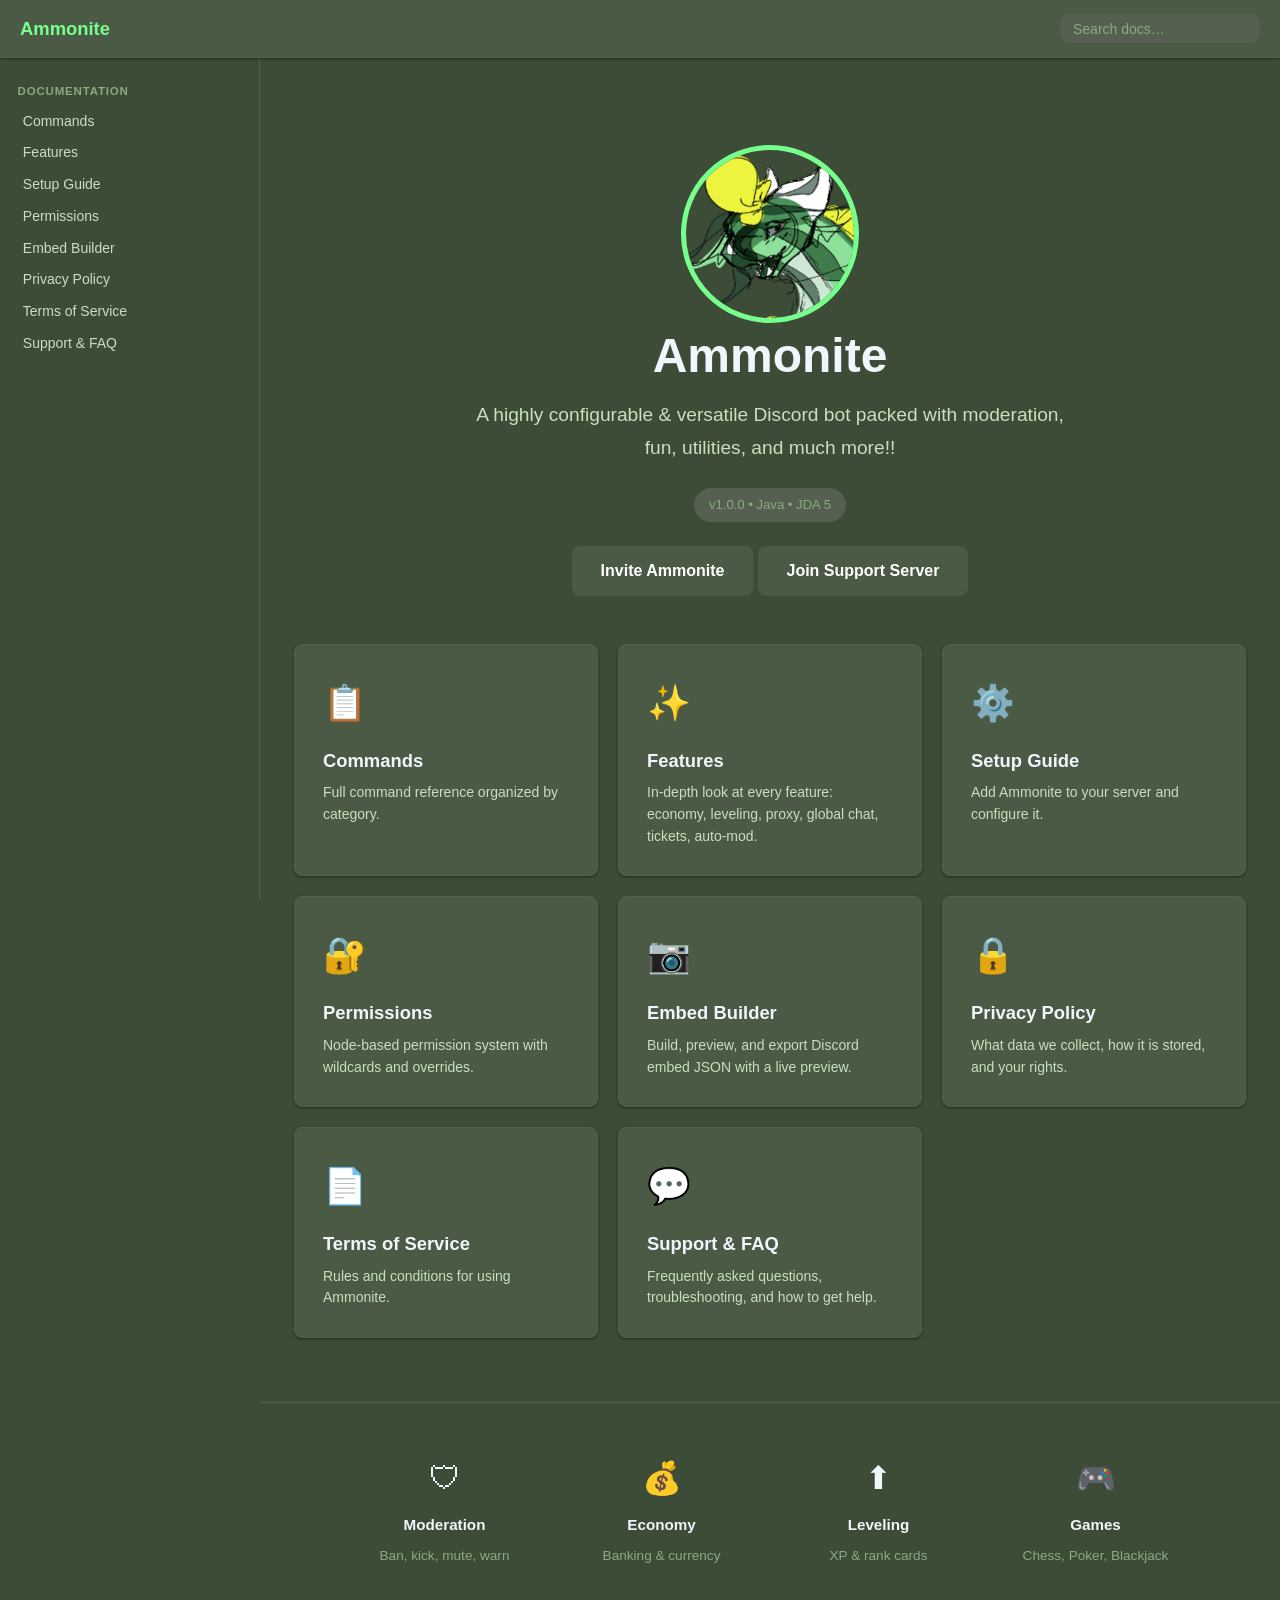
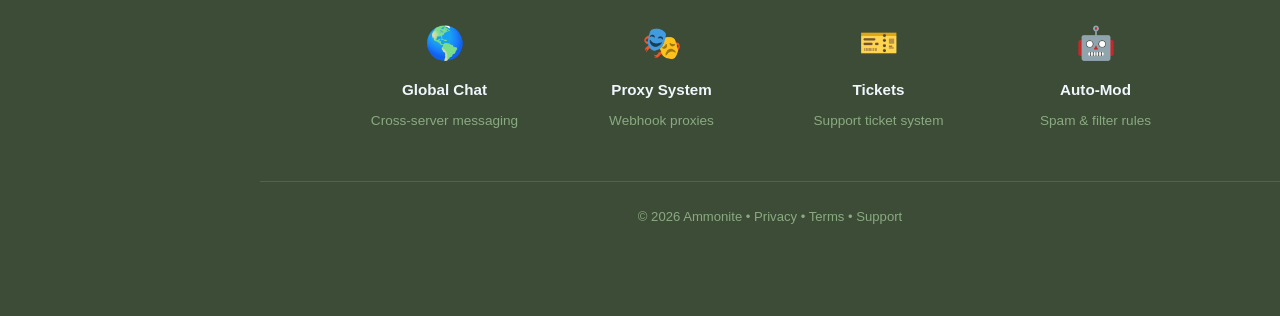
<file: site/index.html>
﻿<!DOCTYPE html>
<html lang="en">
<head>
  <meta charset="UTF-8">
  <meta name="viewport" content="width=device-width, initial-scale=1.0">
  <title>Ammonite — Discord Bot</title>
  <link rel="stylesheet" href="common.css">
</head>
<body>
<header class="site-header">
  <button class="sidebar-toggle" aria-label="Toggle sidebar">&#9776;</button>
  <a class="site-logo" href="/">Ammonite</a>
</header>
<div class="site-body">
  <aside class="sidebar"></aside>
  <div class="sidebar-backdrop"></div>
  <main class="content" style="padding-top:0;padding-left:0;padding-right:0;">
    <div class="hero">
      <span class="hero-icon"></span>
      <img src="favicon.ico" alt="Avatar" style="border-radius: 50%; outline: 5px solid var(--brand-primary); transition: transform 0.5s ease;" onmouseover="this.style.transform='scale(1.1)'" onmouseout="this.style.transform='scale(1)'" onclick="this.style.transform='rotate(5deg)'" width="168" height="168">
      <h1>Ammonite</h1>
      <p>A highly configurable & versatile Discord bot packed with moderation, fun, utilities, and much more!!</p>
      <div class="hero-badge">v1.0.0 &bull; Java &bull; JDA 5</div><br>
      <a class="btn-invite" href="https://discord.com/oauth2/authorize?client_id=1400150873971359956&scope=bot&permissions=8" target="_blank" rel="noopener">Invite Ammonite</a>
      <a class="btn-invite" href="https://discord.gg/dcmsbXU5Yf" target="_blank" rel="noopener">Join Support Server</a>
    </div>
    <div class="section-cards">
      <a href="commands" class="section-card"><span class="card-icon">&#128203;</span><div class="card-title">Commands</div><p class="card-desc">Full command reference organized by category.</p></a>
      <a href="features" class="section-card"><span class="card-icon">&#10024;</span><div class="card-title">Features</div><p class="card-desc">In-depth look at every feature: economy, leveling, proxy, global chat, tickets, auto-mod.</p></a>
      <a href="setup" class="section-card"><span class="card-icon">&#9881;&#65039;</span><div class="card-title">Setup Guide</div><p class="card-desc">Add Ammonite to your server and configure it.</p></a>
      <a href="permissions" class="section-card"><span class="card-icon">&#128272;</span><div class="card-title">Permissions</div><p class="card-desc">Node-based permission system with wildcards and overrides.</p></a>
      <a href="embedbuilder" class="section-card"><span class="card-icon">&#128247;</span><div class="card-title">Embed Builder</div><p class="card-desc">Build, preview, and export Discord embed JSON with a live preview.</p></a>
      <a href="privacy" class="section-card"><span class="card-icon">&#128274;</span><div class="card-title">Privacy Policy</div><p class="card-desc">What data we collect, how it is stored, and your rights.</p></a>
      <a href="terms" class="section-card"><span class="card-icon">&#128196;</span><div class="card-title">Terms of Service</div><p class="card-desc">Rules and conditions for using Ammonite.</p></a>
      <a href="support" class="section-card"><span class="card-icon">&#128172;</span><div class="card-title">Support &amp; FAQ</div><p class="card-desc">Frequently asked questions, troubleshooting, and how to get help.</p></a>
    </div>
    <div class="feature-strip">
      <div class="feature-strip-inner">
        <div class="feature-strip-item"><div class="fi-icon">&#128737;</div><strong>Moderation</strong><span>Ban, kick, mute, warn</span></div>
        <div class="feature-strip-item"><div class="fi-icon">&#128176;</div><strong>Economy</strong><span>Banking &amp; currency</span></div>
        <div class="feature-strip-item"><div class="fi-icon">&#11014;</div><strong>Leveling</strong><span>XP &amp; rank cards</span></div>
        <div class="feature-strip-item"><div class="fi-icon">&#127918;</div><strong>Games</strong><span>Chess, Poker, Blackjack</span></div>
        <div class="feature-strip-item"><div class="fi-icon">&#127758;</div><strong>Global Chat</strong><span>Cross-server messaging</span></div>
        <div class="feature-strip-item"><div class="fi-icon">&#127917;</div><strong>Proxy System</strong><span>Webhook proxies</span></div>
        <div class="feature-strip-item"><div class="fi-icon">&#127915;</div><strong>Tickets</strong><span>Support ticket system</span></div>
        <div class="feature-strip-item"><div class="fi-icon">&#129302;</div><strong>Auto-Mod</strong><span>Spam &amp; filter rules</span></div>
      </div>
    </div>
    <footer class="site-footer">
      &copy; 2026 Ammonite &bull; <a href="privacy">Privacy</a> &bull; <a href="terms">Terms</a> &bull; <a href="support">Support</a>
    </footer>
  </main>
</div>
<script src="site.js"></script>
<script>AmDoc.init("");</script>
</body>
</html>
</file>
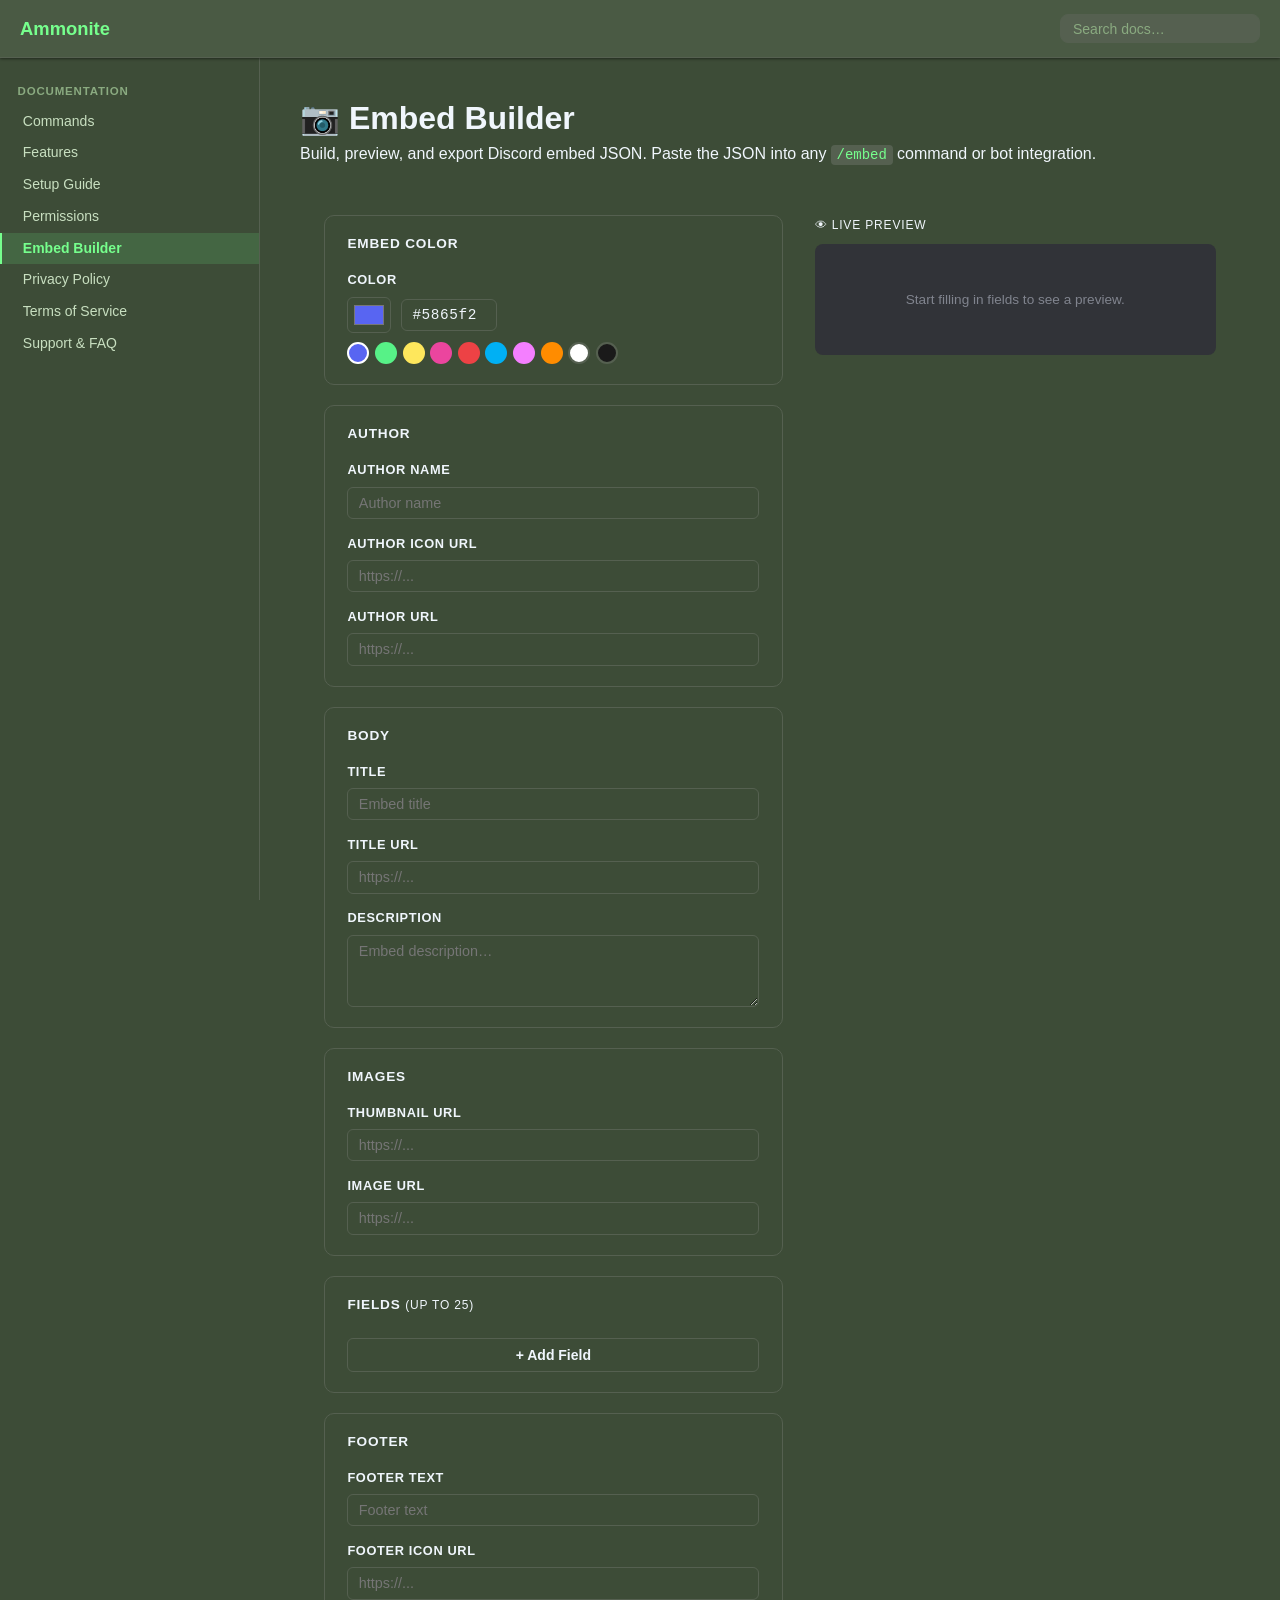
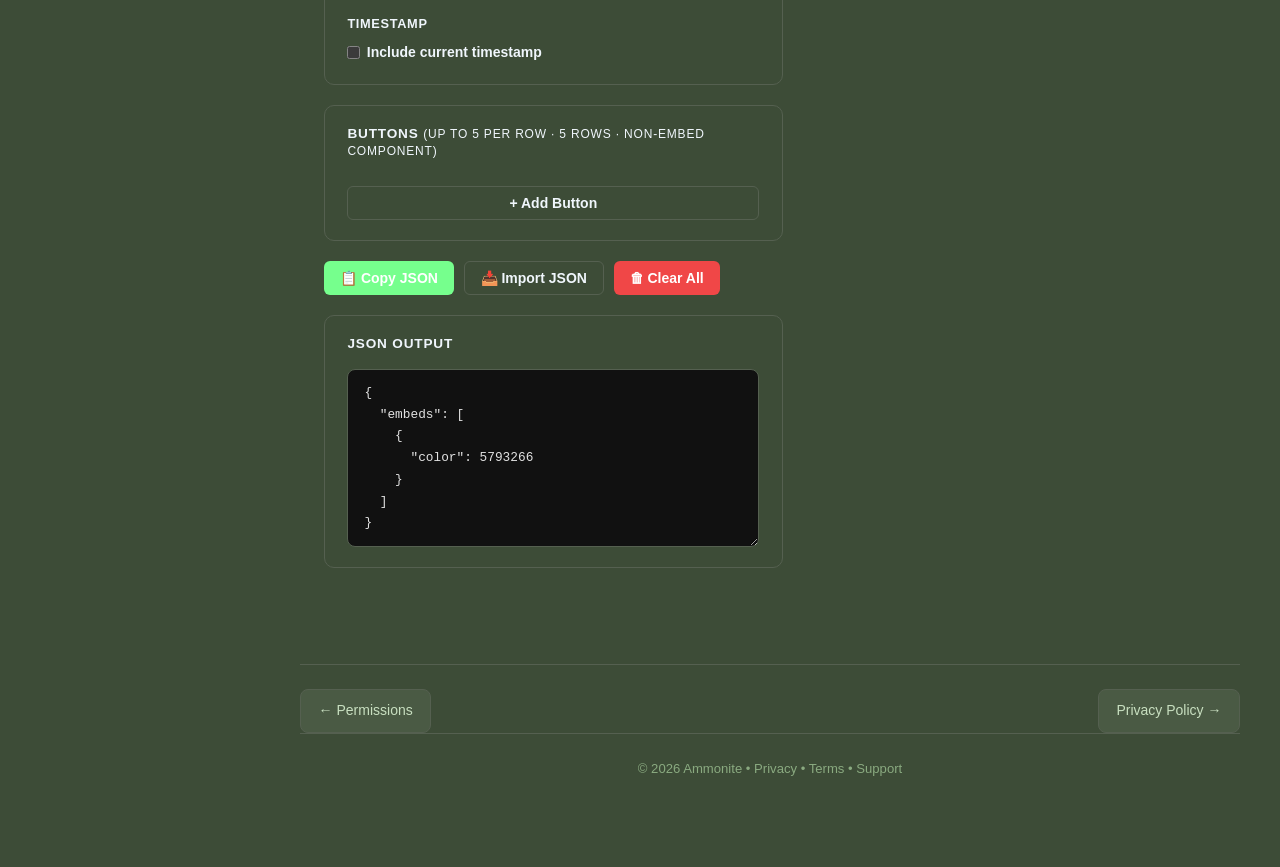
<file: site/embedbuilder.html>
<!DOCTYPE html>
<html lang="en">
<head>
  <meta charset="UTF-8">
  <meta name="viewport" content="width=device-width, initial-scale=1.0">
  <title>Embed Builder — Ammonite</title>
  <link rel="stylesheet" href="common.css">
  <style>
    /* Layout */
    .eb-root {
      display: flex;
      gap: 2rem;
      align-items: flex-start;
      padding: 1.5rem 1.5rem 3rem;
      max-width: 1400px;
      margin: 0 auto;
    }
    .eb-form-col {
      flex: 1 1 480px;
      min-width: 0;
      display: flex;
      flex-direction: column;
      gap: 1.25rem;
    }
    .eb-preview-col {
      flex: 1 1 420px;
      min-width: 0;
      position: sticky;
      top: 1rem;
    }

    /* Cards / sections */
    .eb-card {
      background: var(--surface);
      border: 1px solid var(--border);
      border-radius: 10px;
      padding: 1.25rem 1.4rem;
    }
    .eb-card h3 {
      margin: 0 0 1rem;
      font-size: .85rem;
      text-transform: uppercase;
      letter-spacing: .06em;
      color: var(--muted);
    }

    /* Form controls */
    .eb-field {
      display: flex;
      flex-direction: column;
      gap: .35rem;
      margin-bottom: .85rem;
    }
    .eb-field:last-child { margin-bottom: 0; }
    .eb-field label {
      font-size: .8rem;
      color: var(--muted);
      font-weight: 600;
      text-transform: uppercase;
      letter-spacing: .05em;
    }
    .eb-field input[type="text"],
    .eb-field input[type="url"],
    .eb-field textarea,
    .eb-field input[type="color"] {
      background: var(--bg);
      border: 1px solid var(--border);
      border-radius: 6px;
      color: var(--text);
      padding: .45rem .65rem;
      font-family: inherit;
      font-size: .9rem;
      width: 100%;
      box-sizing: border-box;
      transition: border-color .15s;
    }
    .eb-field input:focus,
    .eb-field textarea:focus {
      outline: none;
      border-color: var(--brand-primary);
    }
    .eb-field textarea {
      resize: vertical;
      min-height: 72px;
    }
    .eb-field input[type="color"] {
      padding: .2rem .35rem;
      height: 36px;
      cursor: pointer;
    }
    .eb-field-row {
      display: flex;
      gap: .75rem;
    }
    .eb-field-row .eb-field {
      flex: 1;
    }

    /* Embed fields list */
    .eb-fields-list {
      display: flex;
      flex-direction: column;
      gap: .5rem;
      margin-bottom: .5rem;
    }
    .eb-embed-field-row {
      background: var(--bg);
      border: 1px solid var(--border);
      border-radius: 8px;
      padding: .6rem .75rem;
      display: flex;
      flex-direction: column;
      gap: .4rem;
    }
    .eb-embed-field-row .ef-top {
      display: flex;
      gap: .5rem;
      align-items: center;
    }
    .eb-embed-field-row .ef-top input {
      flex: 1;
      background: var(--surface);
      border: 1px solid var(--border);
      border-radius: 5px;
      color: var(--text);
      padding: .35rem .55rem;
      font-size: .85rem;
    }
    .eb-embed-field-row .ef-top input:focus { outline: none; border-color: var(--brand-primary); }
    .eb-embed-field-row .ef-inline-label {
      font-size: .75rem;
      color: var(--muted);
      white-space: nowrap;
      display: flex;
      align-items: center;
      gap: .25rem;
    }
    .eb-embed-field-row .ef-value {
      background: var(--surface);
      border: 1px solid var(--border);
      border-radius: 5px;
      color: var(--text);
      padding: .3rem .55rem;
      font-size: .85rem;
      width: 100%;
      box-sizing: border-box;
    }
    .eb-embed-field-row .ef-value:focus { outline: none; border-color: var(--brand-primary); }
    .eb-remove-field {
      background: none;
      border: none;
      color: var(--danger, #f04747);
      cursor: pointer;
      font-size: 1rem;
      padding: 0 .2rem;
      line-height: 1;
    }

    /* Action buttons */
    .eb-actions {
      display: flex;
      gap: .6rem;
      flex-wrap: wrap;
    }
    .eb-btn {
      padding: .5rem 1rem;
      border-radius: 6px;
      border: none;
      font-weight: 600;
      font-size: .875rem;
      cursor: pointer;
      transition: opacity .15s;
    }
    .eb-btn:hover { opacity: .85; }
    .eb-btn-primary { background: var(--brand-primary); color: #fff; }
    .eb-btn-secondary { background: var(--surface); border: 1px solid var(--border); color: var(--text); }
    .eb-btn-danger { background: var(--danger, #f04747); color: #fff; }

    /* JSON output */
    .eb-json-output {
      background: #111;
      border: 1px solid var(--border);
      border-radius: 8px;
      color: #e2e2e2;
      font-family: "Consolas", "Fira Code", monospace;
      font-size: .8rem;
      padding: .75rem 1rem;
      white-space: pre;
      overflow-x: auto;
      min-height: 80px;
      max-height: 280px;
      overflow-y: auto;
      resize: vertical;
    }

    /* Discord embed preview */
    .eb-preview-label {
      font-size: .75rem;
      text-transform: uppercase;
      letter-spacing: .07em;
      color: var(--muted);
      margin-bottom: .5rem;
    }
    .dc-embed-wrapper {
      background: #313338;
      border-radius: 8px;
      padding: 1.25rem;
      min-height: 80px;
    }
    .dc-embed {
      display: flex;
      gap: .75rem;
      background: #2b2d31;
      border-radius: 4px;
      overflow: hidden;
      border-left: 4px solid var(--embed-color, #5865f2);
      font-family: "gg sans", "Noto Sans", sans-serif;
    }
    .dc-embed-inner {
      padding: .75rem 1rem .75rem .85rem;
      flex: 1;
      min-width: 0;
    }
    .dc-author {
      display: flex;
      align-items: center;
      gap: .4rem;
      margin-bottom: .4rem;
    }
    .dc-author-icon {
      width: 20px;
      height: 20px;
      border-radius: 50%;
      object-fit: cover;
    }
    .dc-author-name {
      font-size: .8rem;
      font-weight: 600;
      color: #e0e1e5;
    }
    .dc-title {
      font-size: 1rem;
      font-weight: 700;
      color: #e0e1e5;
      margin-bottom: .4rem;
      word-break: break-word;
    }
    .dc-title a { color: #00b0f4; text-decoration: none; }
    .dc-title a:hover { text-decoration: underline; }
    .dc-description {
      font-size: .875rem;
      color: #b5bac1;
      white-space: pre-wrap;
      word-break: break-word;
      margin-bottom: .6rem;
    }
    .dc-fields {
      display: flex;
      flex-wrap: wrap;
      gap: .5rem .6rem;
      margin-bottom: .6rem;
    }
    .dc-field {
      flex: 0 0 calc(33.33% - .45rem);
    }
    .dc-field.full { flex: 0 0 100%; }
    .dc-field-name {
      font-size: .8rem;
      font-weight: 700;
      color: #e0e1e5;
      margin-bottom: .2rem;
    }
    .dc-field-value {
      font-size: .8rem;
      color: #b5bac1;
      white-space: pre-wrap;
      word-break: break-word;
    }
    .dc-image img {
      max-width: 100%;
      border-radius: 4px;
      margin-top: .6rem;
    }
    .dc-footer {
      display: flex;
      align-items: center;
      gap: .4rem;
      margin-top: .6rem;
    }
    .dc-footer-icon {
      width: 16px;
      height: 16px;
      border-radius: 50%;
      object-fit: cover;
    }
    .dc-footer-text {
      font-size: .75rem;
      color: #80848e;
    }
    .dc-thumbnail {
      padding: .6rem .75rem .6rem 0;
      flex-shrink: 0;
    }
    .dc-thumbnail img {
      width: 80px;
      height: 80px;
      object-fit: cover;
      border-radius: 4px;
    }
    .dc-embed-empty {
      text-align: center;
      color: #80848e;
      font-size: .85rem;
      padding: 1.5rem 0;
    }

    /* Discord markdown rendering */
    .dc-description, .dc-field-value { white-space: normal; }
    .dc-md-h1 { font-size: 1.5rem; font-weight: 700; color: #e0e1e5; margin: .4rem 0 .2rem; line-height: 1.2; }
    .dc-md-h2 { font-size: 1.25rem; font-weight: 700; color: #e0e1e5; margin: .35rem 0 .15rem; line-height: 1.2; }
    .dc-md-h3 { font-size: 1.05rem; font-weight: 700; color: #e0e1e5; margin: .3rem 0 .1rem; line-height: 1.2; }
    .dc-md-bq { border-left: 3px solid #4e5058; padding: .1rem 0 .1rem .65rem; color: #b5bac1; margin: .2rem 0; display: block; }
    .dc-md-cb { background: #1e1f22; border-radius: 4px; padding: .45rem .75rem; font-family: "Consolas","Fira Code",monospace; font-size: .82rem; color: #d4d7dc; margin: .3rem 0; display: block; overflow-x: auto; white-space: pre; }
    .dc-md-ic { background: #1e1f22; border-radius: 3px; padding: .1rem .3rem; font-family: "Consolas","Fira Code",monospace; font-size: .82rem; color: #d4d7dc; }
    .dc-md-sp { background: #202225; color: transparent; border-radius: 3px; cursor: pointer; user-select: none; transition: color .15s, background .15s; }
    .dc-md-sp.revealed { background: #4f545c; color: inherit; }
    .dc-md-sub { font-size: .72rem; color: #80848e; }
    .dc-md-ul { margin: .2rem 0 .2rem 1.1rem; padding: 0; list-style: disc; }
    .dc-md-ul li { margin: .1rem 0; font-size: inherit; color: inherit; }
    .dc-md-a { color: #00aff4; text-decoration: none; }
    .dc-md-a:hover { text-decoration: underline; }
    .color-picker-row {
      display: flex;
      align-items: center;
      gap: .6rem;
      flex-wrap: wrap;
    }
    .color-picker-row input[type="color"] {
      width: 44px !important;
      height: 36px;
      padding: .2rem .25rem;
      flex-shrink: 0;
      cursor: pointer;
      border-radius: 6px;
    }
    .color-picker-row input[type="text"] {
      width: 96px !important;
      font-family: "Consolas", "Fira Code", monospace;
      letter-spacing: .04em;
    }
    .color-swatches {
      display: flex;
      gap: .35rem;
      flex-wrap: wrap;
    }
    .color-swatch {
      width: 22px;
      height: 22px;
      border-radius: 50%;
      border: 2px solid transparent;
      cursor: pointer;
      padding: 0;
      transition: transform .12s, border-color .12s;
    }
    .color-swatch:hover { transform: scale(1.2); }
    .color-swatch.active { border-color: var(--text); }

    /* Button rows (components builder) */
    .eb-btns-list {
      display: flex;
      flex-direction: column;
      gap: .6rem;
      margin-bottom: .6rem;
    }
    .eb-btn-row-item {
      background: var(--bg);
      border: 1px solid var(--border);
      border-radius: 8px;
      padding: .7rem .85rem;
      display: flex;
      flex-direction: column;
      gap: .5rem;
    }
    .eb-btn-row-item .bri-top {
      display: flex;
      gap: .5rem;
      align-items: center;
      flex-wrap: wrap;
    }
    .eb-btn-row-item select,
    .eb-btn-row-item input[type="text"],
    .eb-btn-row-item input[type="url"] {
      background: var(--surface);
      border: 1px solid var(--border);
      border-radius: 5px;
      color: var(--text);
      padding: .35rem .55rem;
      font-size: .85rem;
      font-family: inherit;
    }
    .eb-btn-row-item select:focus,
    .eb-btn-row-item input:focus { outline: none; border-color: var(--brand-primary); }
    .bri-style { width: 110px; flex-shrink: 0; }
    .bri-label { flex: 1; min-width: 80px; }
    .bri-emoji { width: 80px; flex-shrink: 0; }
    .bri-bottom {
      display: flex;
      gap: .5rem;
      align-items: center;
      flex-wrap: wrap;
    }
    .bri-url, .bri-custom-id { flex: 1; min-width: 120px; }
    .bri-disabled-label {
      font-size: .78rem;
      color: var(--muted);
      display: flex;
      align-items: center;
      gap: .3rem;
      white-space: nowrap;
      cursor: pointer;
    }
    .eb-remove-btn {
      background: none;
      border: none;
      color: var(--danger, #f04747);
      cursor: pointer;
      font-size: 1rem;
      padding: 0 .2rem;
      line-height: 1;
      flex-shrink: 0;
    }

    /* Discord button preview */
    .dc-components {
      margin-top: .6rem;
      display: flex;
      flex-wrap: wrap;
      gap: .4rem;
    }
    .dc-btn {
      display: inline-flex;
      align-items: center;
      gap: .35rem;
      padding: .35rem .85rem;
      border-radius: 4px;
      font-family: "gg sans", "Noto Sans", sans-serif;
      font-size: .875rem;
      font-weight: 500;
      border: none;
      cursor: pointer;
      line-height: 1.3;
      text-decoration: none;
      white-space: nowrap;
    }
    .dc-btn-1 { background: #5865f2; color: #fff; }
    .dc-btn-2 { background: #4e5058; color: #fff; }
    .dc-btn-3 { background: #2d7d46; color: #fff; }
    .dc-btn-4 { background: #c53030; color: #fff; }
    .dc-btn-5 { background: #4e5058; color: #fff; }
    .dc-btn.disabled { opacity: .45; cursor: not-allowed; }
    .dc-btn-emoji { font-size: 1rem; line-height: 1; }
    #eb-toast {
      position: fixed;
      bottom: 1.5rem;
      left: 50%;
      transform: translateX(-50%) translateY(3rem);
      background: var(--brand-primary);
      color: #fff;
      padding: .55rem 1.2rem;
      border-radius: 999px;
      font-size: .875rem;
      font-weight: 600;
      box-shadow: 0 4px 16px rgba(0,0,0,.4);
      transition: transform .25s ease, opacity .25s ease;
      opacity: 0;
      pointer-events: none;
      z-index: 9999;
    }
    #eb-toast.show {
      transform: translateX(-50%) translateY(0);
      opacity: 1;
    }

    /* Responsive */
    @media (max-width: 860px) {
      .eb-root { flex-direction: column; }
      .eb-preview-col { position: static; }
    }
  </style>
</head>
<body>
<header class="site-header">
  <button class="sidebar-toggle" aria-label="Toggle sidebar">&#9776;</button>
  <a class="site-logo" href="/">Ammonite</a>
</header>
<div class="site-body">
  <aside class="sidebar"></aside>
  <div class="sidebar-backdrop"></div>
  <main class="content">
    <h1 class="page-title">&#128247; Embed Builder</h1>
    <p style="color:var(--muted);margin-top:-.5rem;margin-bottom:1.5rem;">
      Build, preview, and export Discord embed JSON. Paste the JSON into any <code>/embed</code> command or bot integration.
    </p>

    <div class="eb-root">

      <!-- ══ LEFT: FORM ══════════════════════════════════════════ -->
      <div class="eb-form-col">

        <!-- Color -->
        <div class="eb-card">
          <h3>Embed Color</h3>
          <div class="eb-field">
            <label>Color</label>
            <div class="color-picker-row">
              <input type="color" id="f-color" value="#5865F2">
              <input type="text" id="f-color-hex" placeholder="#5865F2" maxlength="7" spellcheck="false">
              <div class="color-swatches" id="color-swatches">
                <button class="color-swatch active" style="background:#5865F2" data-color="#5865F2" title="Blurple"></button>
                <button class="color-swatch" style="background:#57F287" data-color="#57F287" title="Green"></button>
                <button class="color-swatch" style="background:#FEE75C" data-color="#FEE75C" title="Yellow"></button>
                <button class="color-swatch" style="background:#EB459E" data-color="#EB459E" title="Fuchsia"></button>
                <button class="color-swatch" style="background:#ED4245" data-color="#ED4245" title="Red"></button>
                <button class="color-swatch" style="background:#00b0f4" data-color="#00b0f4" title="Cyan"></button>
                <button class="color-swatch" style="background:#f47fff" data-color="#f47fff" title="Pink"></button>
                <button class="color-swatch" style="background:#FF8C00" data-color="#FF8C00" title="Orange"></button>
                <button class="color-swatch" style="background:#FFFFFF;border-color:var(--border)" data-color="#FFFFFF" title="White"></button>
                <button class="color-swatch" style="background:#1a1a1a;border-color:var(--border)" data-color="#1a1a1a" title="Black"></button>
              </div>
            </div>
          </div>
        </div>

        <!-- Author -->
        <div class="eb-card">
          <h3>Author</h3>
          <div class="eb-field"><label>Author Name</label><input type="text" id="f-author-name" placeholder="Author name"></div>
          <div class="eb-field"><label>Author Icon URL</label><input type="url" id="f-author-icon" placeholder="https://..."></div>
          <div class="eb-field"><label>Author URL</label><input type="url" id="f-author-url" placeholder="https://..."></div>
        </div>

        <!-- Body -->
        <div class="eb-card">
          <h3>Body</h3>
          <div class="eb-field"><label>Title</label><input type="text" id="f-title" placeholder="Embed title"></div>
          <div class="eb-field"><label>Title URL</label><input type="url" id="f-title-url" placeholder="https://..."></div>
          <div class="eb-field"><label>Description</label><textarea id="f-description" placeholder="Embed description…"></textarea></div>
        </div>

        <!-- Thumbnail & Image -->
        <div class="eb-card">
          <h3>Images</h3>
          <div class="eb-field"><label>Thumbnail URL</label><input type="url" id="f-thumbnail" placeholder="https://..."></div>
          <div class="eb-field"><label>Image URL</label><input type="url" id="f-image" placeholder="https://..."></div>
        </div>

        <!-- Fields -->
        <div class="eb-card">
          <h3>Fields <span style="font-weight:400;font-size:.75rem;color:var(--muted)">(up to 25)</span></h3>
          <div class="eb-fields-list" id="fields-list"></div>
          <button class="eb-btn eb-btn-secondary" id="btn-add-field" style="width:100%">+ Add Field</button>
        </div>

        <!-- Footer -->
        <div class="eb-card">
          <h3>Footer</h3>
          <div class="eb-field"><label>Footer Text</label><input type="text" id="f-footer-text" placeholder="Footer text"></div>
          <div class="eb-field"><label>Footer Icon URL</label><input type="url" id="f-footer-icon" placeholder="https://..."></div>
          <div class="eb-field">
            <label>Timestamp</label>
            <div class="eb-field-row" style="align-items:center">
              <label style="display:flex;align-items:center;gap:.4rem;cursor:pointer;text-transform:none;letter-spacing:0;font-size:.875rem;color:var(--text)">
                <input type="checkbox" id="f-timestamp"> Include current timestamp
              </label>
            </div>
          </div>
        </div>

        <!-- Buttons -->
        <div class="eb-card">
          <h3>Buttons <span style="font-weight:400;font-size:.75rem;color:var(--muted)">(up to 5 per row · 5 rows · non-embed component)</span></h3>
          <div class="eb-btns-list" id="btns-list"></div>
          <button class="eb-btn eb-btn-secondary" id="btn-add-button" style="width:100%">+ Add Button</button>
        </div>

        <!-- Actions -->
        <div class="eb-actions">
          <button class="eb-btn eb-btn-primary" id="btn-copy-json">&#128203; Copy JSON</button>
          <button class="eb-btn eb-btn-secondary" id="btn-import-json">&#128229; Import JSON</button>
          <button class="eb-btn eb-btn-danger" id="btn-clear">&#128465; Clear All</button>
        </div>

        <!-- JSON output -->
        <div class="eb-card">
          <h3>JSON Output</h3>
          <div class="eb-json-output" id="json-output"></div>
        </div>

      </div><!-- /eb-form-col -->

      <!-- ══ RIGHT: PREVIEW ══════════════════════════════════════ -->
      <div class="eb-preview-col">
        <div class="eb-preview-label">&#128065; Live Preview</div>
        <div class="dc-embed-wrapper" id="dc-preview">
          <div class="dc-embed-empty">Start filling in fields to see a preview.</div>
          <div class="dc-components" id="dc-btn-preview"></div>
        </div>
      </div>

    </div><!-- /eb-root -->

    <div class="page-nav"></div>
    <footer class="site-footer">
      &copy; 2026 Ammonite &bull; <a href="privacy">Privacy</a> &bull; <a href="terms">Terms</a> &bull; <a href="support">Support</a>
    </footer>
  </main>
</div>

<div id="eb-toast"></div>

<script src="site.js"></script>
<script>AmDoc.init("embedbuilder");</script>
<script>
(function () {
  "use strict";

  /* State */
  let fieldCount = 0;
  let btnCount   = 0;

  /* Shorthand helpers */
  function $i(id) { return document.getElementById(id); }
  function val(id) { return $i(id) ? $i(id).value.trim() : ""; }

  /* Toast */
  function showToast(msg) {
    const t = $i("eb-toast");
    t.textContent = msg;
    t.classList.add("show");
    setTimeout(function () { t.classList.remove("show"); }, 2200);
  }

  /* Color picker ↔ hex sync */
  const colorPicker = $i("f-color");
  const colorHexIn  = $i("f-color-hex");

  function setColor(hex) {
    // Normalise: ensure it's a valid 6-digit hex
    const clean = hex.replace(/^#/, "").padEnd(6, "0").slice(0, 6);
    const full  = "#" + clean;
    colorPicker.value = full;
    colorHexIn.value  = full;
    // Update swatch active state
    document.querySelectorAll(".color-swatch").forEach(function (s) {
      s.classList.toggle("active", s.dataset.color.toLowerCase() === full.toLowerCase());
    });
    update();
  }

  colorPicker.addEventListener("input", function () {
    setColor(colorPicker.value);
  });

  colorHexIn.addEventListener("input", function () {
    let v = colorHexIn.value.trim();
    if (!v.startsWith("#")) v = "#" + v;
    if (/^#[0-9a-fA-F]{6}$/.test(v)) setColor(v);
    else update(); // still update preview with whatever parse we can do
  });
  colorHexIn.addEventListener("blur", function () {
    // On blur snap to nearest valid
    let v = colorHexIn.value.trim().replace(/^#/, "");
    if (v.length === 3) v = v[0]+v[0]+v[1]+v[1]+v[2]+v[2];
    if (/^[0-9a-fA-F]{6}$/.test(v)) setColor("#" + v);
    else setColor(colorPicker.value); // revert
  });

  document.querySelectorAll(".color-swatch").forEach(function (s) {
    s.addEventListener("click", function () { setColor(s.dataset.color); });
  });

  // Init hex display
  colorHexIn.value = colorPicker.value;

  /* Build embed object from form */
  function buildEmbed() {
    let colorHex = colorPicker.value.replace("#", "");
    if (!/^[0-9a-fA-F]{6}$/.test(colorHex)) colorHex = "5865F2";
    const colorInt = parseInt(colorHex, 16);

    const embed = { color: colorInt };

    const authorName = val("f-author-name");
    const authorIcon = val("f-author-icon");
    const authorUrl  = val("f-author-url");
    if (authorName || authorIcon || authorUrl) {
      embed.author = {};
      if (authorName) embed.author.name     = authorName;
      if (authorIcon) embed.author.icon_url = authorIcon;
      if (authorUrl)  embed.author.url      = authorUrl;
    }

    const title    = val("f-title");
    const titleUrl = val("f-title-url");
    if (title)    embed.title = title;
    if (titleUrl) embed.url   = titleUrl;

    const desc = val("f-description");
    if (desc) embed.description = desc;

    const thumbnail = val("f-thumbnail");
    if (thumbnail) embed.thumbnail = { url: thumbnail };

    const image = val("f-image");
    if (image) embed.image = { url: image };

    // Embed fields
    const rows = document.querySelectorAll(".eb-embed-field-row");
    if (rows.length) {
      embed.fields = [];
      rows.forEach(function (row) {
        const n      = row.querySelector(".ef-name").value.trim();
        const v      = row.querySelector(".ef-value").value.trim();
        const inline = row.querySelector(".ef-inline").checked;
        if (n || v) embed.fields.push({ name: n || "\u200b", value: v || "\u200b", inline: inline });
      });
      if (!embed.fields.length) delete embed.fields;
    }

    const footerText = val("f-footer-text");
    const footerIcon = val("f-footer-icon");
    if (footerText || footerIcon) {
      embed.footer = {};
      if (footerText) embed.footer.text     = footerText;
      if (footerIcon) embed.footer.icon_url = footerIcon;
    }

    if ($i("f-timestamp").checked) embed.timestamp = new Date().toISOString();

    return embed;
  }

  /* Build components (buttons) array */
  function buildComponents() {
    const btnRows = document.querySelectorAll(".eb-btn-row-item");
    if (!btnRows.length) return [];

    const buttons = [];
    btnRows.forEach(function (row) {
      const style    = parseInt(row.querySelector(".bri-style").value, 10);
      const label    = row.querySelector(".bri-label").value.trim();
      const emojiRaw = row.querySelector(".bri-emoji").value.trim();
      const disabled = row.querySelector(".bri-disabled").checked;
      const urlEl    = row.querySelector(".bri-url");
      const idEl     = row.querySelector(".bri-custom-id");
      const url      = urlEl ? urlEl.value.trim() : "";
      const customId = idEl  ? idEl.value.trim()  : "";

      const btn = { type: 2, style: style };
      if (label)    btn.label    = label;
      if (emojiRaw) btn.emoji    = parseEmoji(emojiRaw);
      if (disabled) btn.disabled = true;

      if (style === 5) {
        // Link button — requires url
        if (url) btn.url = url;
        else btn.url = "https://example.com";
      } else {
        btn.custom_id = customId || ("btn_" + Math.random().toString(36).slice(2, 8));
      }

      buttons.push(btn);
    });

    if (!buttons.length) return [];

    // Chunk into action rows of max 5
    const components = [];
    for (let i = 0; i < buttons.length; i += 5) {
      components.push({ type: 1, components: buttons.slice(i, i + 5) });
    }
    return components;
  }

  function parseEmoji(raw) {
    // Unicode emoji (e.g. "🎉") or custom "<:name:id>" or just ":name:"
    const customMatch = raw.match(/^<a?:([^:]+):(\d+)>$/);
    if (customMatch) return { name: customMatch[1], id: customMatch[2] };
    const nameMatch = raw.match(/^:([^:]+):$/);
    if (nameMatch) return { name: nameMatch[1] };
    // Plain unicode
    return { name: raw };
  }

  /* Build full message payload */
  function buildPayload() {
    const embed      = buildEmbed();
    const components = buildComponents();
    const payload    = { embeds: [embed] };
    if (components.length) payload.components = components;
    return payload;
  }

  /* Render embed preview */
  function renderPreview(embed) {
    const wrap = $i("dc-preview");
    const isEmpty = !embed.title && !embed.description &&
                    !(embed.author && embed.author.name) &&
                    !(embed.fields && embed.fields.length) &&
                    !embed.image && !embed.footer;

    let html = "";

    if (!isEmpty) {
      const colorHex = embed.color
        ? "#" + embed.color.toString(16).padStart(6, "0")
        : "#5865f2";

      html += '<div class="dc-embed" style="--embed-color:' + colorHex + '">';
      html += '<div class="dc-embed-inner">';

      if (embed.author) {
        html += '<div class="dc-author">';
        if (embed.author.icon_url)
          html += "<img class='dc-author-icon' src='" + esc(embed.author.icon_url) + "' onerror='this.style.display=\"none\"'>";
        html += '<span class="dc-author-name">';
        if (embed.author.url) html += '<a href="' + esc(embed.author.url) + '" target="_blank">';
        html += esc(embed.author.name || "");
        if (embed.author.url) html += '</a>';
        html += '</span></div>';
      }

      if (embed.title) {
        html += '<div class="dc-title">';
        if (embed.url) html += '<a href="' + esc(embed.url) + '" target="_blank">' + esc(embed.title) + '</a>';
        else html += esc(embed.title);
        html += '</div>';
      }

      if (embed.description)
        html += '<div class="dc-description">' + renderMarkdown(embed.description) + '</div>';

      if (embed.fields && embed.fields.length) {
        html += '<div class="dc-fields">';
        embed.fields.forEach(function (f) {
          html += '<div class="' + (f.inline ? "dc-field" : "dc-field full") + '">';
          html += '<div class="dc-field-name">' + renderMarkdown(f.name) + '</div>';
          html += '<div class="dc-field-value">' + renderMarkdown(f.value) + '</div>';
          html += '</div>';
        });
        html += '</div>';
      }

      if (embed.image && embed.image.url)
        html += "<div class='dc-image'><img src='" + esc(embed.image.url) + "' onerror='this.style.display=\"none\"'></div>";

      if (embed.footer) {
        html += '<div class="dc-footer">';
        if (embed.footer.icon_url)
          html += "<img class='dc-footer-icon' src='" + esc(embed.footer.icon_url) + "' onerror='this.style.display=\"none\"'>";
        html += '<span class="dc-footer-text">' + esc(embed.footer.text || "");
        if (embed.timestamp) html += ' &bull; ' + new Date(embed.timestamp).toLocaleString();
        html += '</span></div>';
      } else if (embed.timestamp) {
        html += '<div class="dc-footer"><span class="dc-footer-text">' + new Date(embed.timestamp).toLocaleString() + '</span></div>';
      }

      html += '</div>'; // dc-embed-inner

      if (embed.thumbnail && embed.thumbnail.url) {
        html += "<div class='dc-thumbnail'><img src='" + esc(embed.thumbnail.url) + "' onerror='this.style.display=\"none\"'></div>";
      }

      html += '</div>'; // dc-embed
    } else {
      html = '<div class="dc-embed-empty">Start filling in fields to see a preview.</div>';
    }

    wrap.innerHTML = html;
  }

  /* Render button components preview */
  function renderButtonPreview(components) {
    const wrap = $i("dc-preview");
    // Remove existing buttons preview if any
    let existing = wrap.querySelector(".dc-components");
    if (existing) existing.remove();

    if (!components.length) return;

    const styleNames = { 1: "Primary", 2: "Secondary", 3: "Success", 4: "Danger", 5: "Link" };

    let html = '<div class="dc-components">';
    components.forEach(function (row) {
      row.components.forEach(function (btn) {
        const s   = btn.style || 2;
        const dis = btn.disabled ? " disabled" : "";
        const tag = s === 5 ? "a" : "button";
        const href = s === 5 ? ' href="' + esc(btn.url || "#") + '" target="_blank"' : "";
        html += '<' + tag + ' class="dc-btn dc-btn-' + s + dis + '"' + href + '>';
        if (btn.emoji && btn.emoji.name) {
          // If it has an id it's a custom emoji — just show the name as text for preview
          if (btn.emoji.id) {
            html += '<span class="dc-btn-emoji">:' + esc(btn.emoji.name) + ':</span>';
          } else {
            html += '<span class="dc-btn-emoji">' + esc(btn.emoji.name) + '</span>';
          }
        }
        html += esc(btn.label || "");
        if (s === 5) html += ' <span style="font-size:.7rem;opacity:.7">↗</span>';
        html += '</' + tag + '>';
      });
    });
    html += '</div>';

    wrap.insertAdjacentHTML("beforeend", html);
  }

  function esc(str) {
    return String(str)
      .replace(/&/g, "&amp;")
      .replace(/</g, "&lt;")
      .replace(/>/g, "&gt;")
      .replace(/"/g, "&quot;");
  }

  /* Discord markdown renderer */
  function escHtml(s) {
    return String(s)
      .replace(/&/g, "&amp;").replace(/</g, "&lt;")
      .replace(/>/g, "&gt;").replace(/"/g, "&quot;");
  }

  function renderMarkdown(rawStr) {
    if (!rawStr) return "";
    let s = rawStr;

    // 1. Extract fenced code blocks (``` ... ```)
    const codeBlocks = [];
    s = s.replace(/```(\w*)\n?([\s\S]*?)```/g, function(_, lang, code) {
      const i = codeBlocks.length;
      codeBlocks.push('<code class="dc-md-cb">' + escHtml(code.replace(/^\n|\n$/g, "")) + "</code>");
      return "\x02CB" + i + "\x02";
    });

    // 2. Extract inline code (` ... `)
    const inlines = [];
    s = s.replace(/`([^`\n]+)`/g, function(_, code) {
      const i = inlines.length;
      inlines.push('<code class="dc-md-ic">' + escHtml(code) + "</code>");
      return "\x02IC" + i + "\x02";
    });

    // 3. Block-level markup — operate on raw text before HTML-escaping
    // Headings
    s = s.replace(/^### (.+)$/gm, "\x02H3S\x02$1\x02H3E\x02");
    s = s.replace(/^## (.+)$/gm,  "\x02H2S\x02$1\x02H2E\x02");
    s = s.replace(/^# (.+)$/gm,   "\x02H1S\x02$1\x02H1E\x02");
    // Subtext (-# small grey text)
    s = s.replace(/^-# (.+)$/gm, "\x02STS\x02$1\x02STE\x02");
    // Blockquote >>> multi-line (must come before single >)
    s = s.replace(/^>>> ([\s\S]+)/m, "\x02BQS\x02$1\x02BQE\x02");
    // Blockquote > single line
    s = s.replace(/^> (.+)$/gm, "\x02BQS\x02$1\x02BQE\x02");
    // Unordered lists — group consecutive list lines
    s = s.replace(/((?:^[ \t]*[*\-] .+$\n?)+)/gm, function(match) {
      const items = match.trimEnd().split("\n").map(function(line) {
        return "\x02LIS\x02" + line.replace(/^[ \t]*[*\-] /, "") + "\x02LIE\x02";
      });
      return "\x02ULS\x02" + items.join("") + "\x02ULE\x02";
    });

    // 4. HTML-escape only the non-placeholder text segments
    s = s.split(/(\x02[A-Z0-9]+\x02)/).map(function(part) {
      return /^\x02[A-Z0-9]+\x02$/.test(part) ? part : escHtml(part);
    }).join("");

    // 5. Inline markdown (order: *** before ** before *, __ before _)
    s = s.replace(/\*\*\*(.+?)\*\*\*/gs, "<strong><em>$1</em></strong>");
    s = s.replace(/\*\*(.+?)\*\*/gs,     "<strong>$1</strong>");
    s = s.replace(/__(.+?)__/gs,         "<u>$1</u>");
    s = s.replace(/\*(.+?)\*/gs,         "<em>$1</em>");
    s = s.replace(/(?:^|\s)_([^_\n]+)_(?=\s|$|[.,!?;:])/gm, function(m, inner) { return m.replace("_" + inner + "_", "<em>" + inner + "</em>"); });
    s = s.replace(/~~(.+?)~~/gs,         "<s>$1</s>");
    s = s.replace(/\|\|(.+?)\|\|/gs,     "<span class='dc-md-sp' onclick=\"this.classList.toggle('revealed')\">$1</span>");

    // 6. Links — [text](url) and auto-links
    s = s.replace(/\[([^\]]+)\]\((https?:\/\/[^)\s]+)\)/g, "<a class='dc-md-a' href='$2' target='_blank' rel='noopener'>$1</a>");
    // Auto-links (don't re-link already-anchored text)
    s = s.replace(/(?<!href='|href=")(https?:\/\/[^\s<>"'\x02]+)/g, "<a class='dc-md-a' href='$1' target='_blank' rel='noopener'>$1</a>");

    // 7. Newlines → <br>
    s = s.replace(/\n/g, "<br>");

    // 8. Restore structural block markers as HTML
    s = s.replace(/\x02H1S\x02([\s\S]*?)\x02H1E\x02/g, "<span class='dc-md-h1'>$1</span>");
    s = s.replace(/\x02H2S\x02([\s\S]*?)\x02H2E\x02/g, "<span class='dc-md-h2'>$1</span>");
    s = s.replace(/\x02H3S\x02([\s\S]*?)\x02H3E\x02/g, "<span class='dc-md-h3'>$1</span>");
    s = s.replace(/\x02STS\x02([\s\S]*?)\x02STE\x02/g, "<span class='dc-md-sub'>$1</span>");
    s = s.replace(/\x02BQS\x02([\s\S]*?)\x02BQE\x02/g, "<span class='dc-md-bq'>$1</span>");
    s = s.replace(/\x02ULS\x02([\s\S]*?)\x02ULE\x02/g, "<ul class='dc-md-ul'>$1</ul>");
    s = s.replace(/\x02LIS\x02([\s\S]*?)\x02LIE\x02/g, "<li>$1</li>");

    // 9. Restore extracted code
    inlines.forEach(function(code, i) { s = s.split("\x02IC" + i + "\x02").join(code); });
    codeBlocks.forEach(function(block, i) { s = s.split("\x02CB" + i + "\x02").join(block); });

    return s;
  }
  function renderJson(payload) {
    $i("json-output").textContent = JSON.stringify(payload, null, 2);
  }

  /* Full update */
  function update() {
    const payload    = buildPayload();
    const embed      = payload.embeds[0];
    const components = payload.components || [];
    renderPreview(embed);
    renderButtonPreview(components);
    renderJson(payload);
  }

  /* Add embed field row */
  function addField(name, value, inline) {
    const list = $i("fields-list");
    if (list.querySelectorAll(".eb-embed-field-row").length >= 25) {
      showToast("Maximum 25 fields allowed.");
      return;
    }
    ++fieldCount;
    const row = document.createElement("div");
    row.className = "eb-embed-field-row";
    row.innerHTML =
      '<div class="ef-top">' +
        '<input class="ef-name" type="text" placeholder="Field name" value="' + esc(name || "") + '">' +
        '<label class="ef-inline-label"><input class="ef-inline" type="checkbox"' + (inline ? " checked" : "") + '> Inline</label>' +
        '<button class="eb-remove-field" title="Remove field">&times;</button>' +
      '</div>' +
      '<input class="ef-value" type="text" placeholder="Field value" value="' + esc(value || "") + '">';
    row.querySelector(".eb-remove-field").addEventListener("click", function () { row.remove(); update(); });
    row.querySelectorAll("input").forEach(function (el) {
      el.addEventListener("input", update);
      el.addEventListener("change", update);
    });
    list.appendChild(row);
    update();
  }

  /* Add button row */
  function addButton(opts) {
    opts = opts || {};
    const list = $i("btns-list");
    // Max 25 buttons total (5 rows × 5)
    if (list.querySelectorAll(".eb-btn-row-item").length >= 25) {
      showToast("Maximum 25 buttons allowed.");
      return;
    }
    ++btnCount;
    const style    = opts.style    || 1;
    const label    = opts.label    || "";
    const emoji    = opts.emoji    || "";
    const url      = opts.url      || "";
    const customId = opts.customId || "";
    const disabled = opts.disabled || false;
    const isLink   = style === 5;

    const row = document.createElement("div");
    row.className = "eb-btn-row-item";
    row.innerHTML =
      '<div class="bri-top">' +
        '<select class="bri-style">' +
          '<option value="1"' + (style===1?" selected":"") + '>Primary</option>' +
          '<option value="2"' + (style===2?" selected":"") + '>Secondary</option>' +
          '<option value="3"' + (style===3?" selected":"") + '>Success</option>' +
          '<option value="4"' + (style===4?" selected":"") + '>Danger</option>' +
          '<option value="5"' + (style===5?" selected":"") + '>Link</option>' +
        '</select>' +
        '<input class="bri-label" type="text" placeholder="Label" value="' + esc(label) + '">' +
        '<input class="bri-emoji" type="text" placeholder="Emoji (🎉)" title="Unicode emoji or :name: or <:name:id>" value="' + esc(emoji) + '">' +
        '<button class="eb-remove-btn" title="Remove button">&times;</button>' +
      '</div>' +
      '<div class="bri-bottom">' +
        (isLink
          ? '<input class="bri-url"       type="url"  placeholder="URL (required for Link)" value="' + esc(url) + '">'
          : '<input class="bri-custom-id" type="text" placeholder="custom_id"                value="' + esc(customId) + '">') +
        '<label class="bri-disabled-label"><input class="bri-disabled" type="checkbox"' + (disabled ? " checked" : "") + '> Disabled</label>' +
      '</div>';

    // Toggle URL vs custom_id when style changes
    row.querySelector(".bri-style").addEventListener("change", function () {
      const s = parseInt(this.value, 10);
      const bottom = row.querySelector(".bri-bottom");
      const oldInput = bottom.querySelector(".bri-url, .bri-custom-id");
      const newInput = document.createElement("input");
      newInput.type = s === 5 ? "url" : "text";
      newInput.className = s === 5 ? "bri-url" : "bri-custom-id";
      newInput.placeholder = s === 5 ? "URL (required for Link)" : "custom_id";
      newInput.addEventListener("input", update);
      if (oldInput) bottom.replaceChild(newInput, oldInput);
      update();
    });

    row.querySelector(".eb-remove-btn").addEventListener("click", function () { row.remove(); update(); });
    row.querySelectorAll("input, select").forEach(function (el) {
      el.addEventListener("input", update);
      el.addEventListener("change", update);
    });

    list.appendChild(row);
    update();
  }

  /* Import JSON */
  function importJson() {
    const raw = prompt("Paste embed JSON (full message payload or bare embed object):");
    if (!raw) return;
    let parsed;
    try { parsed = JSON.parse(raw); } catch (e) { showToast("Invalid JSON."); return; }

    let embed      = parsed;
    let components = [];
    if (parsed.embeds && Array.isArray(parsed.embeds) && parsed.embeds.length) {
      embed      = parsed.embeds[0];
      components = parsed.components || [];
    }

    // Clear
    $i("fields-list").innerHTML = "";
    $i("btns-list").innerHTML   = "";
    fieldCount = 0;
    btnCount   = 0;

    // Color
    if (embed.color !== undefined) {
      const hex = "#" + (embed.color >>> 0).toString(16).padStart(6, "0");
      setColor(hex);
    }

    const a = embed.author || {};
    $i("f-author-name").value = a.name     || "";
    $i("f-author-icon").value = a.icon_url || "";
    $i("f-author-url").value  = a.url      || "";

    $i("f-title").value       = embed.title       || "";
    $i("f-title-url").value   = embed.url         || "";
    $i("f-description").value = embed.description || "";

    $i("f-thumbnail").value = (embed.thumbnail && embed.thumbnail.url) || "";
    $i("f-image").value     = (embed.image     && embed.image.url)     || "";

    if (embed.fields && embed.fields.length)
      embed.fields.forEach(function (f) { addField(f.name, f.value, f.inline); });

    const fo = embed.footer || {};
    $i("f-footer-text").value = fo.text     || "";
    $i("f-footer-icon").value = fo.icon_url || "";
    $i("f-timestamp").checked = !!embed.timestamp;

    // Buttons
    components.forEach(function (row) {
      if (row.type !== 1) return;
      (row.components || []).forEach(function (btn) {
        if (btn.type !== 2) return;
        const emojiStr = btn.emoji
          ? (btn.emoji.id ? "<:" + btn.emoji.name + ":" + btn.emoji.id + ">" : btn.emoji.name || "")
          : "";
        addButton({
          style:    btn.style    || 1,
          label:    btn.label    || "",
          emoji:    emojiStr,
          url:      btn.url      || "",
          customId: btn.custom_id || "",
          disabled: !!btn.disabled
        });
      });
    });

    update();
    showToast("JSON imported!");
  }

  /* Wire up static listeners */
  document.querySelectorAll(
    "#f-author-name,#f-author-icon,#f-author-url," +
    "#f-title,#f-title-url,#f-description,#f-thumbnail,#f-image," +
    "#f-footer-text,#f-footer-icon,#f-timestamp"
  ).forEach(function (el) {
    el.addEventListener("input", update);
    el.addEventListener("change", update);
  });

  $i("btn-add-field").addEventListener("click", function () { addField("", "", true); });
  $i("btn-add-button").addEventListener("click", function () { addButton(); });

  $i("btn-copy-json").addEventListener("click", function () {
    const text = $i("json-output").textContent;
    if (!text) { showToast("Nothing to copy yet."); return; }
    navigator.clipboard.writeText(text).then(function () {
      showToast("JSON copied to clipboard!");
    }).catch(function () { prompt("Copy this JSON:", text); });
  });

  $i("btn-import-json").addEventListener("click", importJson);

  $i("btn-clear").addEventListener("click", function () {
    if (!confirm("Clear all fields?")) return;
    document.querySelectorAll(
      "#f-author-name,#f-author-icon,#f-author-url," +
      "#f-title,#f-title-url,#f-description,#f-thumbnail,#f-image," +
      "#f-footer-text,#f-footer-icon"
    ).forEach(function (el) { el.value = ""; });
    setColor("#5865F2");
    $i("f-timestamp").checked = false;
    $i("fields-list").innerHTML = "";
    $i("btns-list").innerHTML   = "";
    fieldCount = 0;
    btnCount   = 0;
    update();
  });

  // Initial render
  update();
})();
</script>
</body>
</html>
</file>
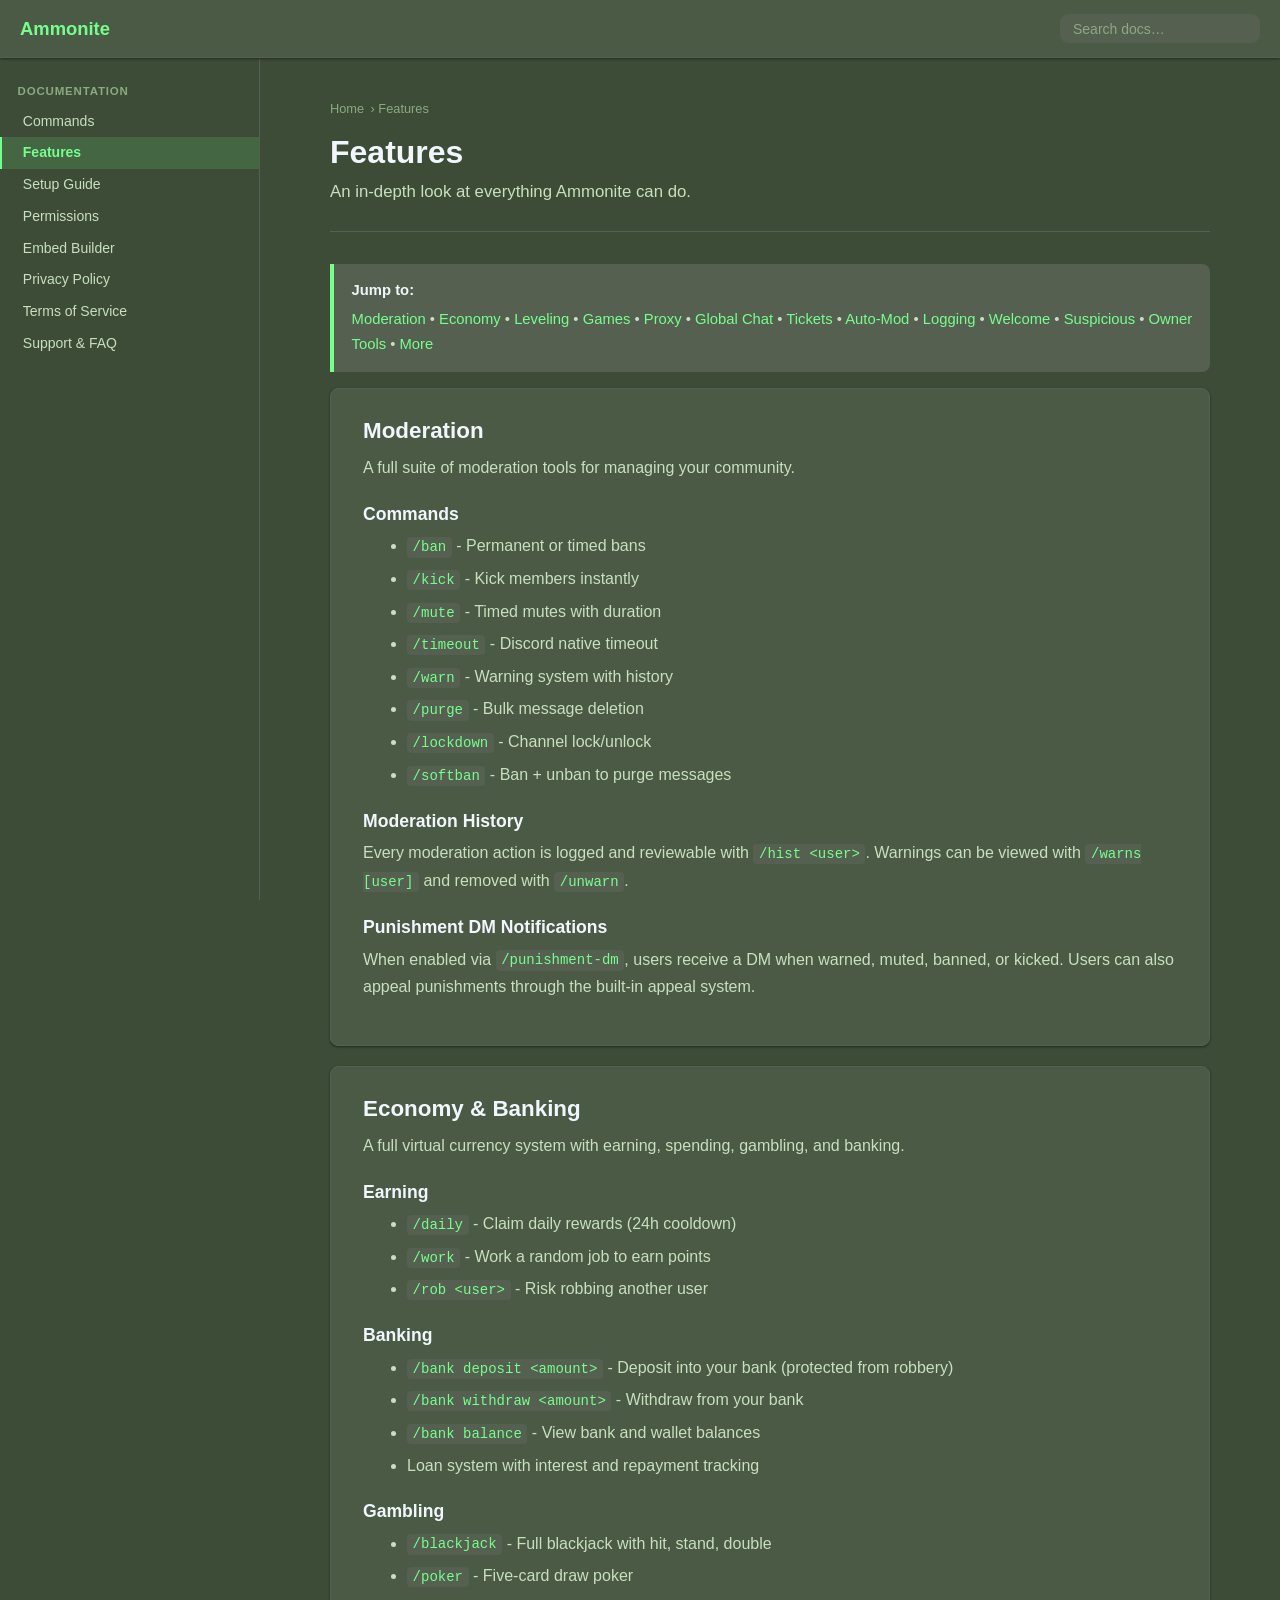
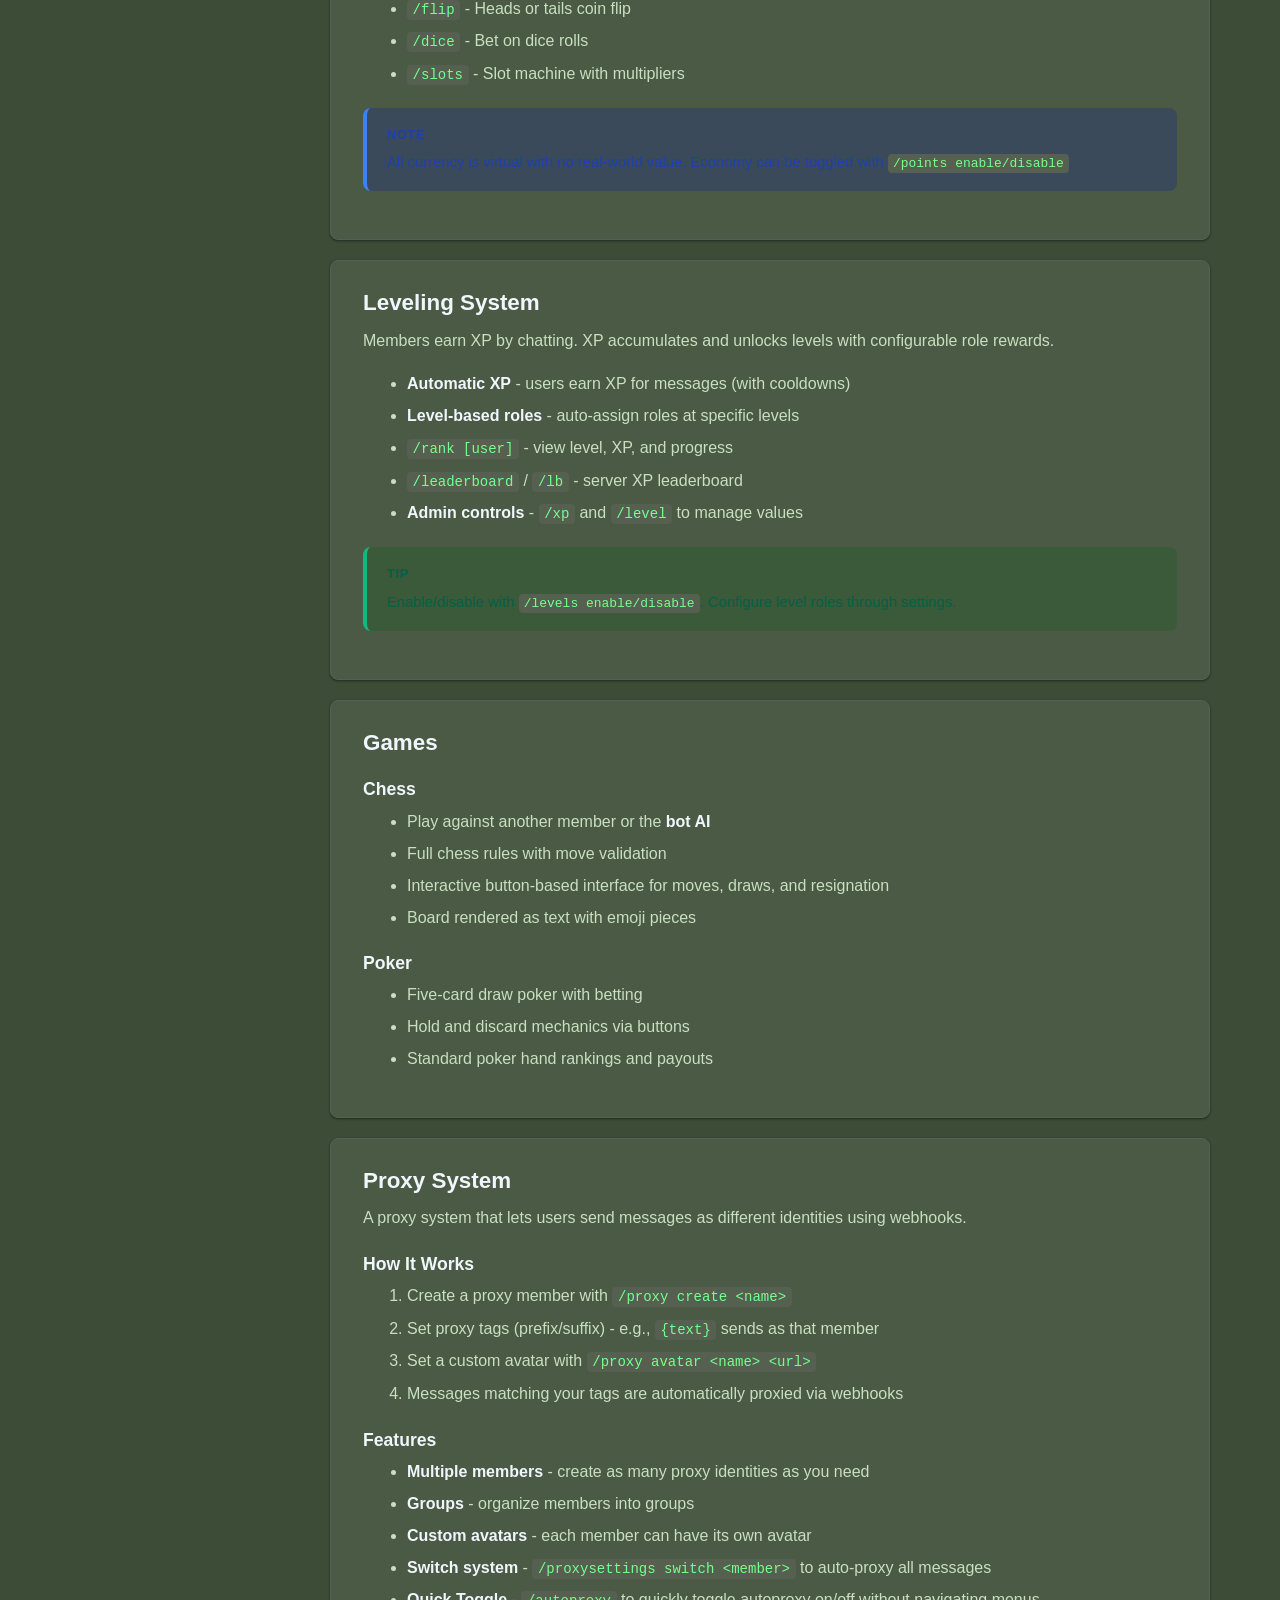
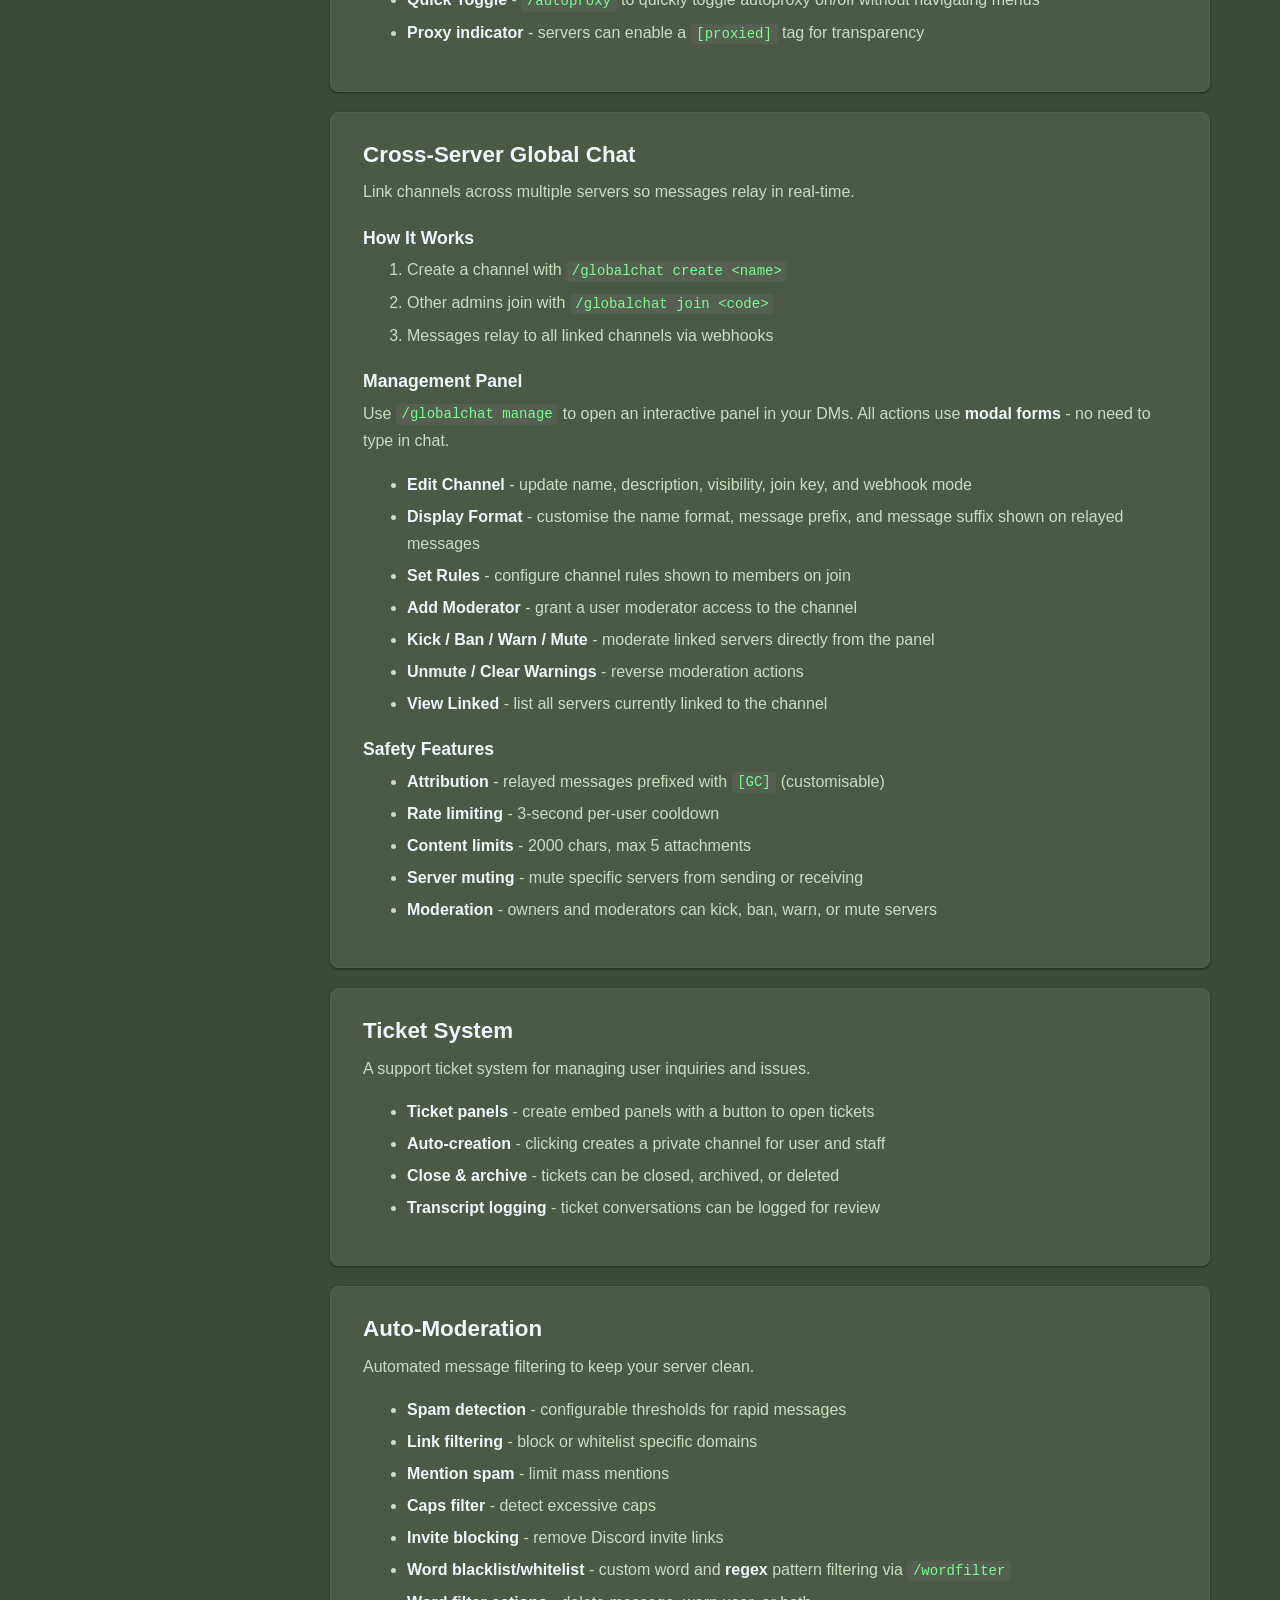
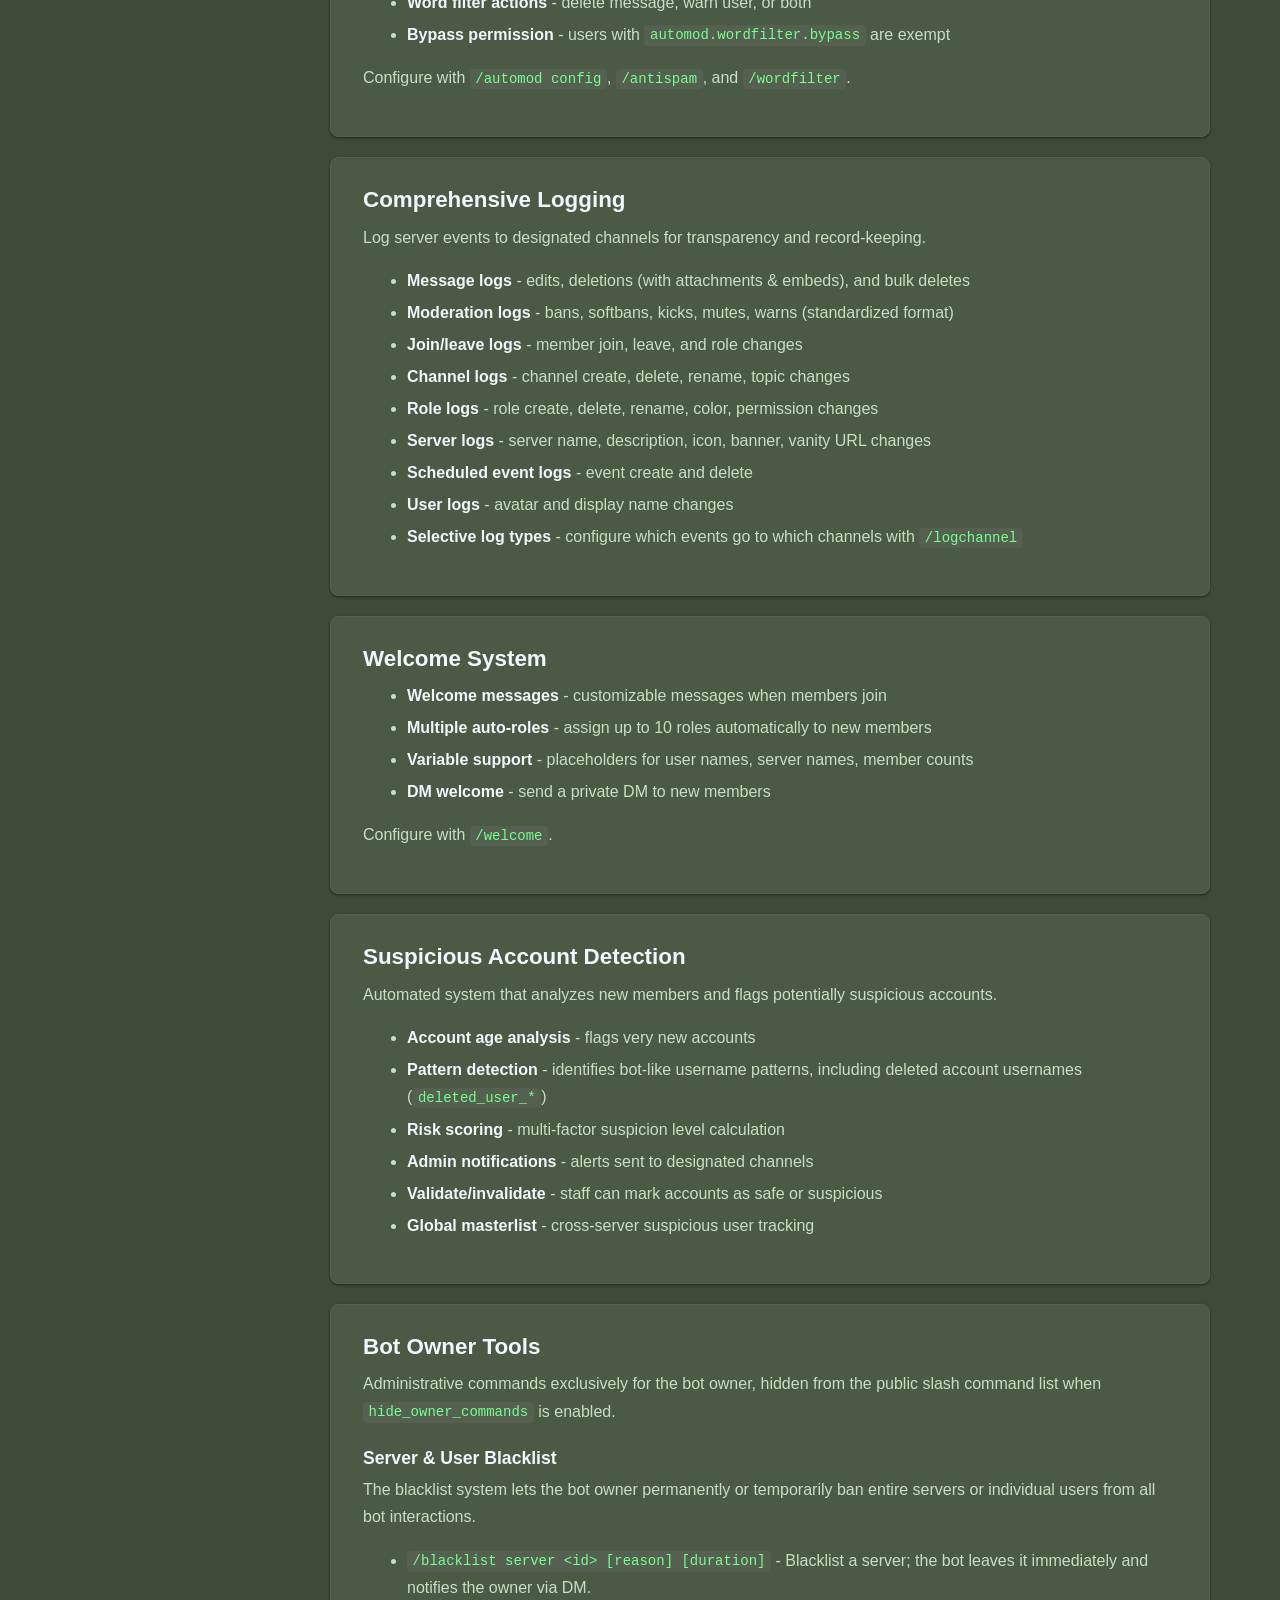
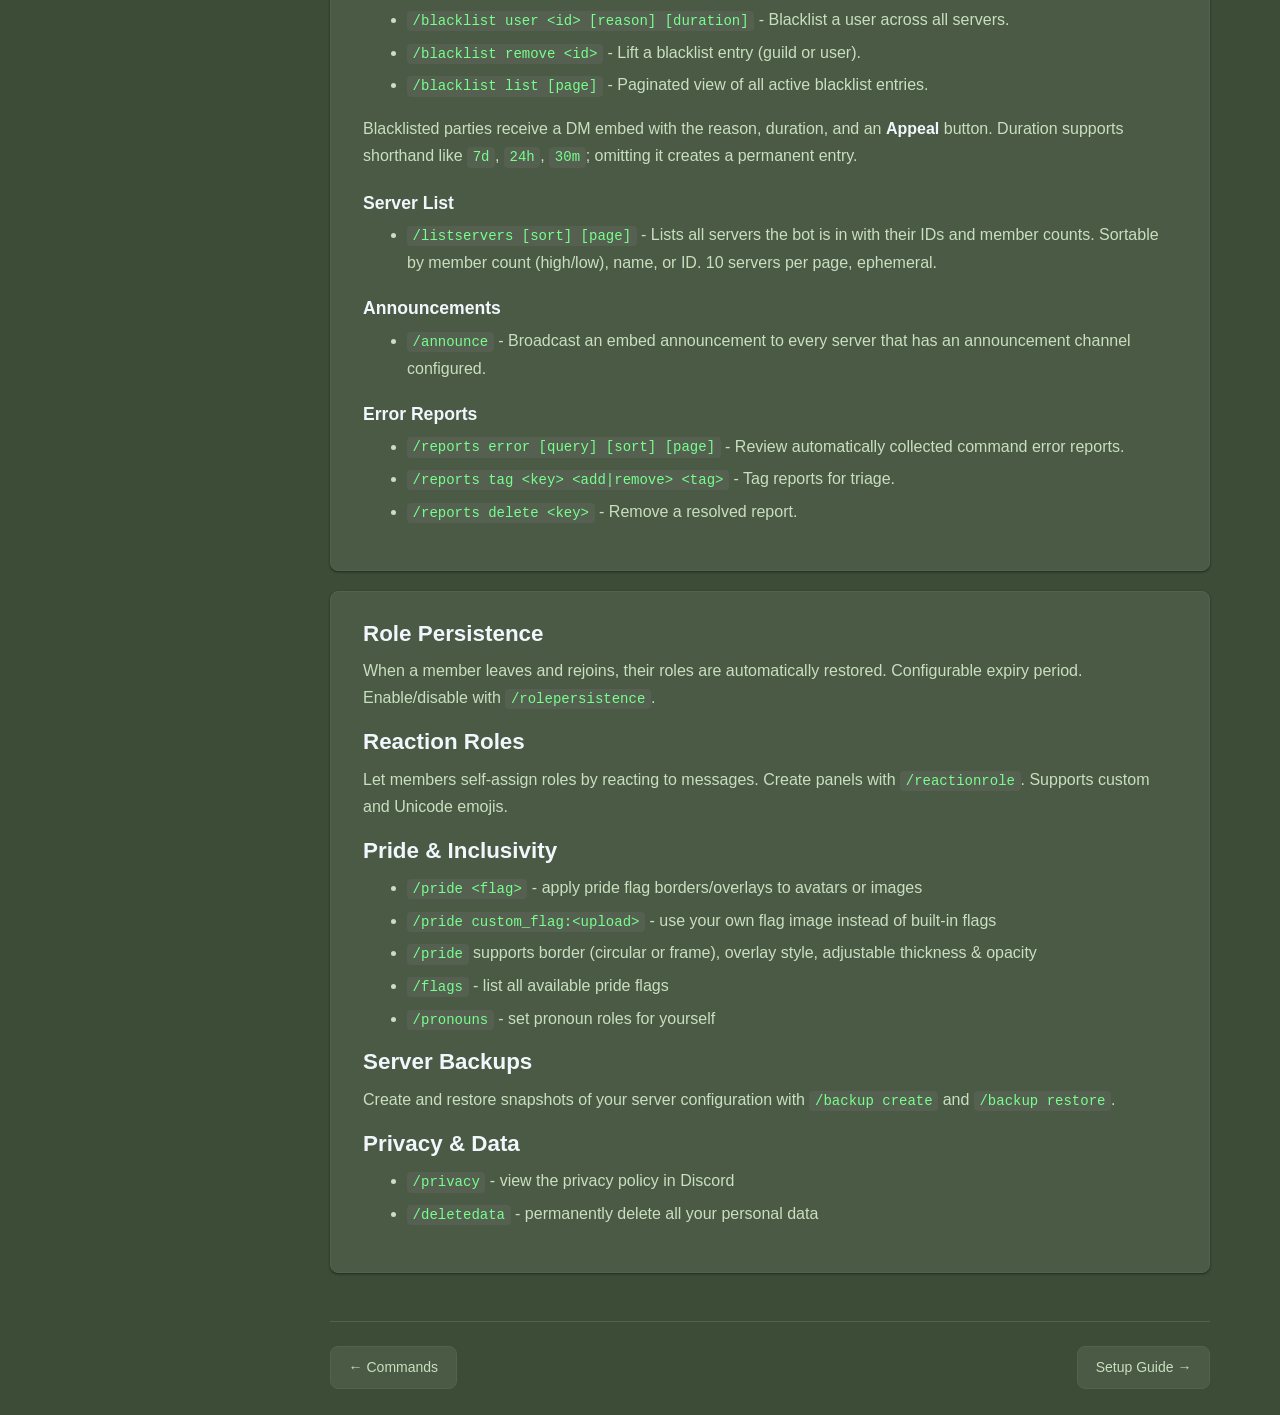
<file: site/features.html>
﻿<!DOCTYPE html>
<html lang="en">
<head>
  <meta charset="UTF-8">
  <meta name="viewport" content="width=device-width, initial-scale=1.0">
  <title>Features - Ammonite</title>
  <link rel="stylesheet" href="common.css">
</head>
<body>
<header class="site-header">
  <button class="sidebar-toggle">&#9776;</button>
  <a class="site-logo" href="/">Ammonite</a>
</header>
<div class="site-body">
  <aside class="sidebar"></aside>
  <div class="sidebar-backdrop"></div>
  <main class="content">
    <div class="content-inner">
      <div class="breadcrumb"><a href="/">Home</a> &#8250; Features</div>
      <div class="page-header"><h1>Features</h1><p>An in-depth look at everything Ammonite can do.</p></div>
      <div class="highlight"><strong>Jump to:</strong>
        <a href="#moderation">Moderation</a> &bull; <a href="#economy">Economy</a> &bull; <a href="#leveling">Leveling</a> &bull; <a href="#games">Games</a> &bull; <a href="#proxy">Proxy</a> &bull; <a href="#globalchat">Global Chat</a> &bull; <a href="#tickets">Tickets</a> &bull; <a href="#automod">Auto-Mod</a> &bull; <a href="#logging">Logging</a> &bull; <a href="#welcome">Welcome</a> &bull; <a href="#suspicious">Suspicious</a> &bull; <a href="#owner">Owner Tools</a> &bull; <a href="#misc">More</a>
      </div>

      <div class="doc-section" id="moderation">
        <h2>Moderation</h2>
        <p>A full suite of moderation tools for managing your community.</p>
        <h3>Commands</h3>
        <ul>
          <li><code>/ban</code> - Permanent or timed bans</li>
          <li><code>/kick</code> - Kick members instantly</li>
          <li><code>/mute</code> - Timed mutes with duration</li>
          <li><code>/timeout</code> - Discord native timeout</li>
          <li><code>/warn</code> - Warning system with history</li>
          <li><code>/purge</code> - Bulk message deletion</li>
          <li><code>/lockdown</code> - Channel lock/unlock</li>
          <li><code>/softban</code> - Ban + unban to purge messages</li>
        </ul>
        <h3>Moderation History</h3>
        <p>Every moderation action is logged and reviewable with <code>/hist &lt;user&gt;</code>. Warnings can be viewed with <code>/warns [user]</code> and removed with <code>/unwarn</code>.</p>
        <h3>Punishment DM Notifications</h3>
        <p>When enabled via <code>/punishment-dm</code>, users receive a DM when warned, muted, banned, or kicked. Users can also appeal punishments through the built-in appeal system.</p>
      </div>

      <div class="doc-section" id="economy">
        <h2>Economy &amp; Banking</h2>
        <p>A full virtual currency system with earning, spending, gambling, and banking.</p>
        <h3>Earning</h3>
        <ul>
          <li><code>/daily</code> - Claim daily rewards (24h cooldown)</li>
          <li><code>/work</code> - Work a random job to earn points</li>
          <li><code>/rob &lt;user&gt;</code> - Risk robbing another user</li>
        </ul>
        <h3>Banking</h3>
        <ul>
          <li><code>/bank deposit &lt;amount&gt;</code> - Deposit into your bank (protected from robbery)</li>
          <li><code>/bank withdraw &lt;amount&gt;</code> - Withdraw from your bank</li>
          <li><code>/bank balance</code> - View bank and wallet balances</li>
          <li>Loan system with interest and repayment tracking</li>
        </ul>
        <h3>Gambling</h3>
        <ul>
          <li><code>/blackjack</code> - Full blackjack with hit, stand, double</li>
          <li><code>/poker</code> - Five-card draw poker</li>
          <li><code>/flip</code> - Heads or tails coin flip</li>
          <li><code>/dice</code> - Bet on dice rolls</li>
          <li><code>/slots</code> - Slot machine with multipliers</li>
        </ul>
        <div class="callout callout-note"><strong>Note</strong>All currency is virtual with no real-world value. Economy can be toggled with <code>/points enable/disable</code>.</div>
      </div>

      <div class="doc-section" id="leveling">
        <h2>Leveling System</h2>
        <p>Members earn XP by chatting. XP accumulates and unlocks levels with configurable role rewards.</p>
        <ul>
          <li><strong>Automatic XP</strong> - users earn XP for messages (with cooldowns)</li>
          <li><strong>Level-based roles</strong> - auto-assign roles at specific levels</li>
          <li><code>/rank [user]</code> - view level, XP, and progress</li>
          <li><code>/leaderboard</code> / <code>/lb</code> - server XP leaderboard</li>
          <li><strong>Admin controls</strong> - <code>/xp</code> and <code>/level</code> to manage values</li>
        </ul>
        <div class="callout callout-tip"><strong>Tip</strong>Enable/disable with <code>/levels enable/disable</code>. Configure level roles through settings.</div>
      </div>

      <div class="doc-section" id="games">
        <h2>Games</h2>
        <h3>Chess</h3>
        <ul>
          <li>Play against another member or the <strong>bot AI</strong></li>
          <li>Full chess rules with move validation</li>
          <li>Interactive button-based interface for moves, draws, and resignation</li>
          <li>Board rendered as text with emoji pieces</li>
        </ul>
        <h3>Poker</h3>
        <ul>
          <li>Five-card draw poker with betting</li>
          <li>Hold and discard mechanics via buttons</li>
          <li>Standard poker hand rankings and payouts</li>
        </ul>
      </div>

      <div class="doc-section" id="proxy">
        <h2>Proxy System</h2>
        <p>A proxy system that lets users send messages as different identities using webhooks.</p>
        <h3>How It Works</h3>
        <ol>
          <li>Create a proxy member with <code>/proxy create &lt;name&gt;</code></li>
          <li>Set proxy tags (prefix/suffix) - e.g., <code>{text}</code> sends as that member</li>
          <li>Set a custom avatar with <code>/proxy avatar &lt;name&gt; &lt;url&gt;</code></li>
          <li>Messages matching your tags are automatically proxied via webhooks</li>
        </ol>
        <h3>Features</h3>
        <ul>
          <li><strong>Multiple members</strong> - create as many proxy identities as you need</li>
          <li><strong>Groups</strong> - organize members into groups</li>
          <li><strong>Custom avatars</strong> - each member can have its own avatar</li>
          <li><strong>Switch system</strong> - <code>/proxysettings switch &lt;member&gt;</code> to auto-proxy all messages</li>
          <li><strong>Quick Toggle</strong> - <code>/autoproxy</code> to quickly toggle autoproxy on/off without navigating menus</li>
          <li><strong>Proxy indicator</strong> - servers can enable a <code>[proxied]</code> tag for transparency</li>
        </ul>
      </div>

      <div class="doc-section" id="globalchat">
        <h2>Cross-Server Global Chat</h2>
        <p>Link channels across multiple servers so messages relay in real-time.</p>
        <h3>How It Works</h3>
        <ol>
          <li>Create a channel with <code>/globalchat create &lt;name&gt;</code></li>
          <li>Other admins join with <code>/globalchat join &lt;code&gt;</code></li>
          <li>Messages relay to all linked channels via webhooks</li>
        </ol>
        <h3>Management Panel</h3>
        <p>Use <code>/globalchat manage</code> to open an interactive panel in your DMs. All actions use <strong>modal forms</strong> - no need to type in chat.</p>
        <ul>
          <li><strong>Edit Channel</strong> - update name, description, visibility, join key, and webhook mode</li>
          <li><strong>Display Format</strong> - customise the name format, message prefix, and message suffix shown on relayed messages</li>
          <li><strong>Set Rules</strong> - configure channel rules shown to members on join</li>
          <li><strong>Add Moderator</strong> - grant a user moderator access to the channel</li>
          <li><strong>Kick / Ban / Warn / Mute</strong> - moderate linked servers directly from the panel</li>
          <li><strong>Unmute / Clear Warnings</strong> - reverse moderation actions</li>
          <li><strong>View Linked</strong> - list all servers currently linked to the channel</li>
        </ul>
        <h3>Safety Features</h3>
        <ul>
          <li><strong>Attribution</strong> - relayed messages prefixed with <code>[GC]</code> (customisable)</li>
          <li><strong>Rate limiting</strong> - 3-second per-user cooldown</li>
          <li><strong>Content limits</strong> - 2000 chars, max 5 attachments</li>
          <li><strong>Server muting</strong> - mute specific servers from sending or receiving</li>
          <li><strong>Moderation</strong> - owners and moderators can kick, ban, warn, or mute servers</li>
        </ul>
      </div>

      <div class="doc-section" id="tickets">
        <h2>Ticket System</h2>
        <p>A support ticket system for managing user inquiries and issues.</p>
        <ul>
          <li><strong>Ticket panels</strong> - create embed panels with a button to open tickets</li>
          <li><strong>Auto-creation</strong> - clicking creates a private channel for user and staff</li>
          <li><strong>Close &amp; archive</strong> - tickets can be closed, archived, or deleted</li>
          <li><strong>Transcript logging</strong> - ticket conversations can be logged for review</li>
        </ul>
      </div>

      <div class="doc-section" id="automod">
        <h2>Auto-Moderation</h2>
        <p>Automated message filtering to keep your server clean.</p>
        <ul>
          <li><strong>Spam detection</strong> - configurable thresholds for rapid messages</li>
          <li><strong>Link filtering</strong> - block or whitelist specific domains</li>
          <li><strong>Mention spam</strong> - limit mass mentions</li>
          <li><strong>Caps filter</strong> - detect excessive caps</li>
          <li><strong>Invite blocking</strong> - remove Discord invite links</li>
          <li><strong>Word blacklist/whitelist</strong> - custom word and <strong>regex</strong> pattern filtering via <code>/wordfilter</code></li>
          <li><strong>Word filter actions</strong> - delete message, warn user, or both</li>
          <li><strong>Bypass permission</strong> - users with <code>automod.wordfilter.bypass</code> are exempt</li>
        </ul>
        <p>Configure with <code>/automod config</code>, <code>/antispam</code>, and <code>/wordfilter</code>.</p>
      </div>

      <div class="doc-section" id="logging">
        <h2>Comprehensive Logging</h2>
        <p>Log server events to designated channels for transparency and record-keeping.</p>
        <ul>
          <li><strong>Message logs</strong> - edits, deletions (with attachments &amp; embeds), and bulk deletes</li>
          <li><strong>Moderation logs</strong> - bans, softbans, kicks, mutes, warns (standardized format)</li>
          <li><strong>Join/leave logs</strong> - member join, leave, and role changes</li>
          <li><strong>Channel logs</strong> - channel create, delete, rename, topic changes</li>
          <li><strong>Role logs</strong> - role create, delete, rename, color, permission changes</li>
          <li><strong>Server logs</strong> - server name, description, icon, banner, vanity URL changes</li>
          <li><strong>Scheduled event logs</strong> - event create and delete</li>
          <li><strong>User logs</strong> - avatar and display name changes</li>
          <li><strong>Selective log types</strong> - configure which events go to which channels with <code>/logchannel</code></li>
        </ul>
      </div>

      <div class="doc-section" id="welcome">
        <h2>Welcome System</h2>
        <ul>
          <li><strong>Welcome messages</strong> - customizable messages when members join</li>
          <li><strong>Multiple auto-roles</strong> - assign up to 10 roles automatically to new members</li>
          <li><strong>Variable support</strong> - placeholders for user names, server names, member counts</li>
          <li><strong>DM welcome</strong> - send a private DM to new members</li>
        </ul>
        <p>Configure with <code>/welcome</code>.</p>
      </div>

      <div class="doc-section" id="suspicious">
        <h2>Suspicious Account Detection</h2>
        <p>Automated system that analyzes new members and flags potentially suspicious accounts.</p>
        <ul>
          <li><strong>Account age analysis</strong> - flags very new accounts</li>
          <li><strong>Pattern detection</strong> - identifies bot-like username patterns, including deleted account usernames (<code>deleted_user_*</code>)</li>
          <li><strong>Risk scoring</strong> - multi-factor suspicion level calculation</li>
          <li><strong>Admin notifications</strong> - alerts sent to designated channels</li>
          <li><strong>Validate/invalidate</strong> - staff can mark accounts as safe or suspicious</li>
          <li><strong>Global masterlist</strong> - cross-server suspicious user tracking</li>
        </ul>
      </div>

      <div class="doc-section" id="owner">
        <h2>Bot Owner Tools</h2>
        <p>Administrative commands exclusively for the bot owner, hidden from the public slash command list when <code>hide_owner_commands</code> is enabled.</p>
        <h3>Server &amp; User Blacklist</h3>
        <p>The blacklist system lets the bot owner permanently or temporarily ban entire servers or individual users from all bot interactions.</p>
        <ul>
          <li><code>/blacklist server &lt;id&gt; [reason] [duration]</code> - Blacklist a server; the bot leaves it immediately and notifies the owner via DM.</li>
          <li><code>/blacklist user &lt;id&gt; [reason] [duration]</code> - Blacklist a user across all servers.</li>
          <li><code>/blacklist remove &lt;id&gt;</code> - Lift a blacklist entry (guild or user).</li>
          <li><code>/blacklist list [page]</code> - Paginated view of all active blacklist entries.</li>
        </ul>
        <p>Blacklisted parties receive a DM embed with the reason, duration, and an <strong>Appeal</strong> button. Duration supports shorthand like <code>7d</code>, <code>24h</code>, <code>30m</code>; omitting it creates a permanent entry.</p>
        <h3>Server List</h3>
        <ul>
          <li><code>/listservers [sort] [page]</code> - Lists all servers the bot is in with their IDs and member counts. Sortable by member count (high/low), name, or ID. 10 servers per page, ephemeral.</li>
        </ul>
        <h3>Announcements</h3>
        <ul>
          <li><code>/announce</code> - Broadcast an embed announcement to every server that has an announcement channel configured.</li>
        </ul>
        <h3>Error Reports</h3>
        <ul>
          <li><code>/reports error [query] [sort] [page]</code> - Review automatically collected command error reports.</li>
          <li><code>/reports tag &lt;key&gt; &lt;add|remove&gt; &lt;tag&gt;</code> - Tag reports for triage.</li>
          <li><code>/reports delete &lt;key&gt;</code> - Remove a resolved report.</li>
        </ul>
      </div>

      <div class="doc-section" id="misc">
        <h2>Role Persistence</h2>
        <p>When a member leaves and rejoins, their roles are automatically restored. Configurable expiry period. Enable/disable with <code>/rolepersistence</code>.</p>
        <h2>Reaction Roles</h2>
        <p>Let members self-assign roles by reacting to messages. Create panels with <code>/reactionrole</code>. Supports custom and Unicode emojis.</p>
        <h2>Pride &amp; Inclusivity</h2>
        <ul>
          <li><code>/pride &lt;flag&gt;</code> - apply pride flag borders/overlays to avatars or images</li>
          <li><code>/pride custom_flag:&lt;upload&gt;</code> - use your own flag image instead of built-in flags</li>
          <li><code>/pride</code> supports border (circular or frame), overlay style, adjustable thickness &amp; opacity</li>
          <li><code>/flags</code> - list all available pride flags</li>
          <li><code>/pronouns</code> - set pronoun roles for yourself</li>
        </ul>
        <h2>Server Backups</h2>
        <p>Create and restore snapshots of your server configuration with <code>/backup create</code> and <code>/backup restore</code>.</p>
        <h2>Privacy &amp; Data</h2>
        <ul>
          <li><code>/privacy</code> - view the privacy policy in Discord</li>
          <li><code>/deletedata</code> - permanently delete all your personal data</li>
        </ul>
      </div>

      <div class="page-nav"></div>
    </div>
  </main>
</div>
<script src="site.js"></script>
<script>AmDoc.init("features");</script>
</body>
</html>
</file>
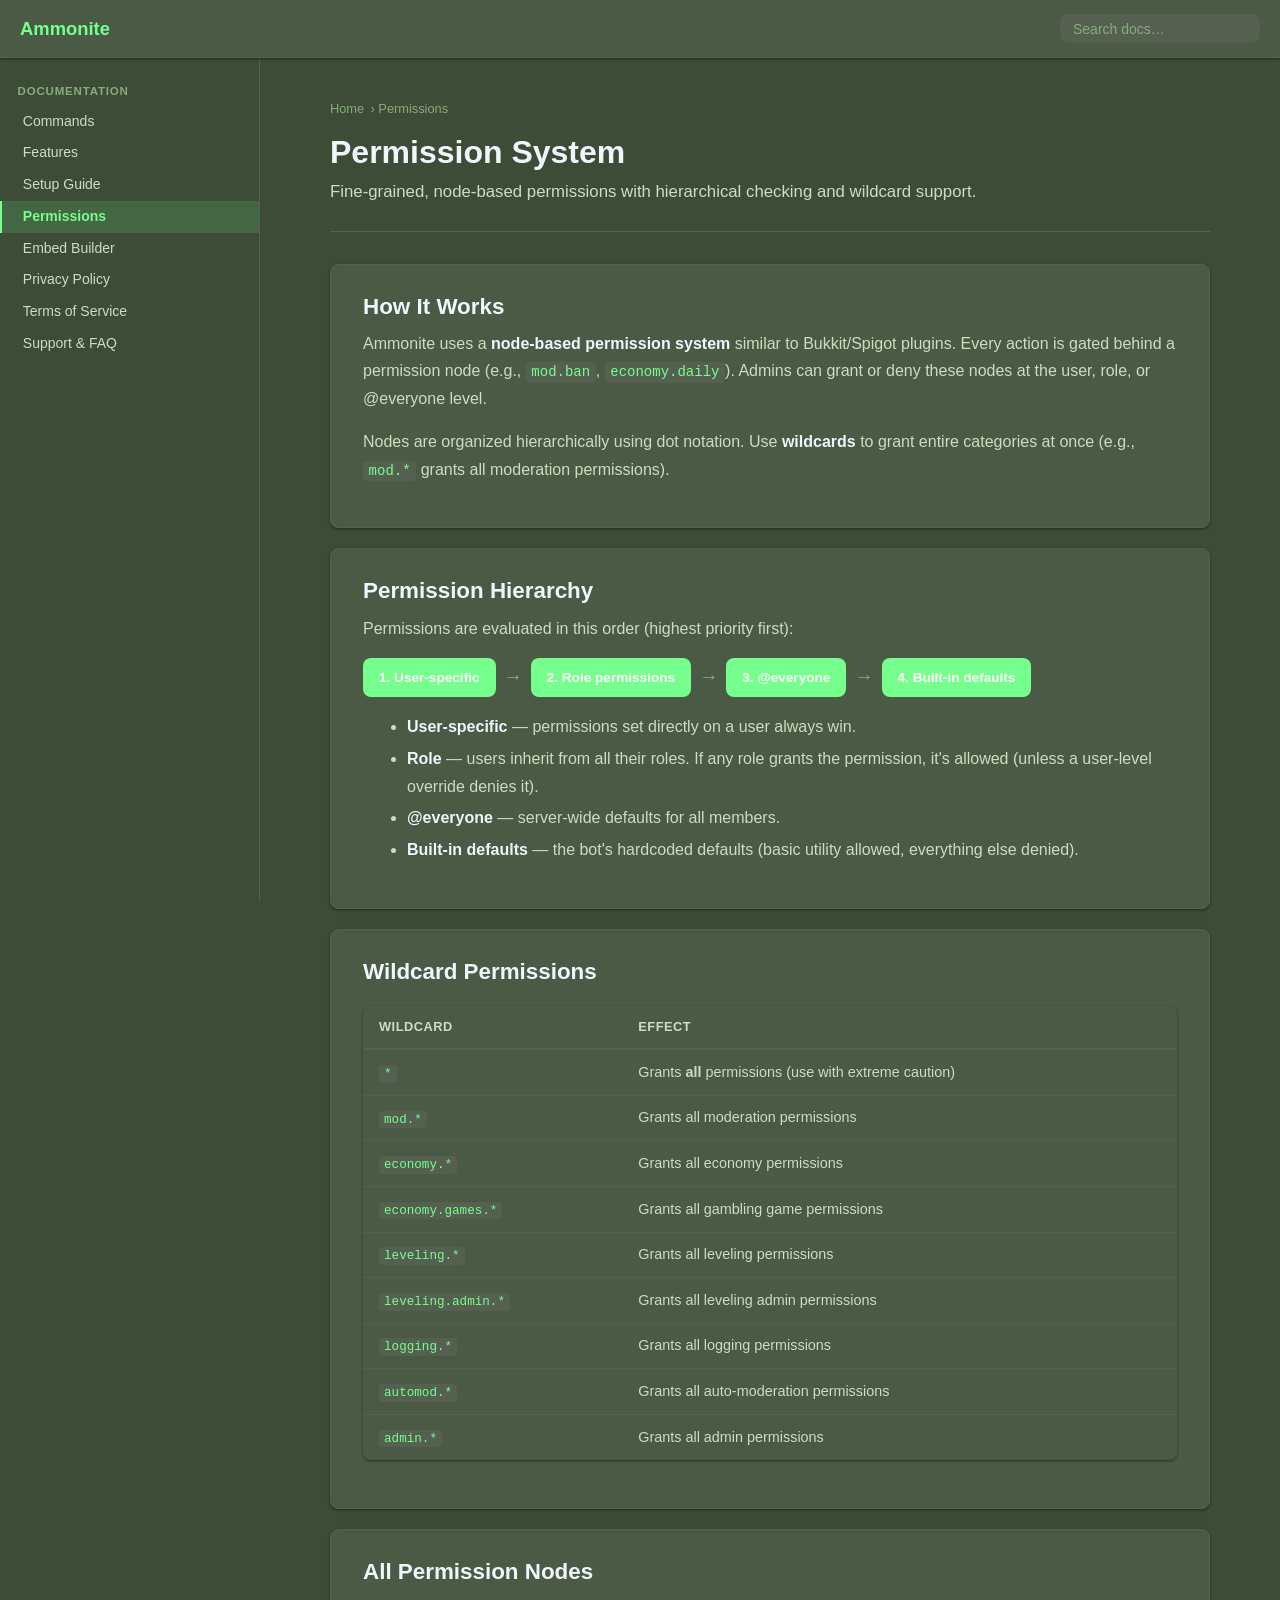
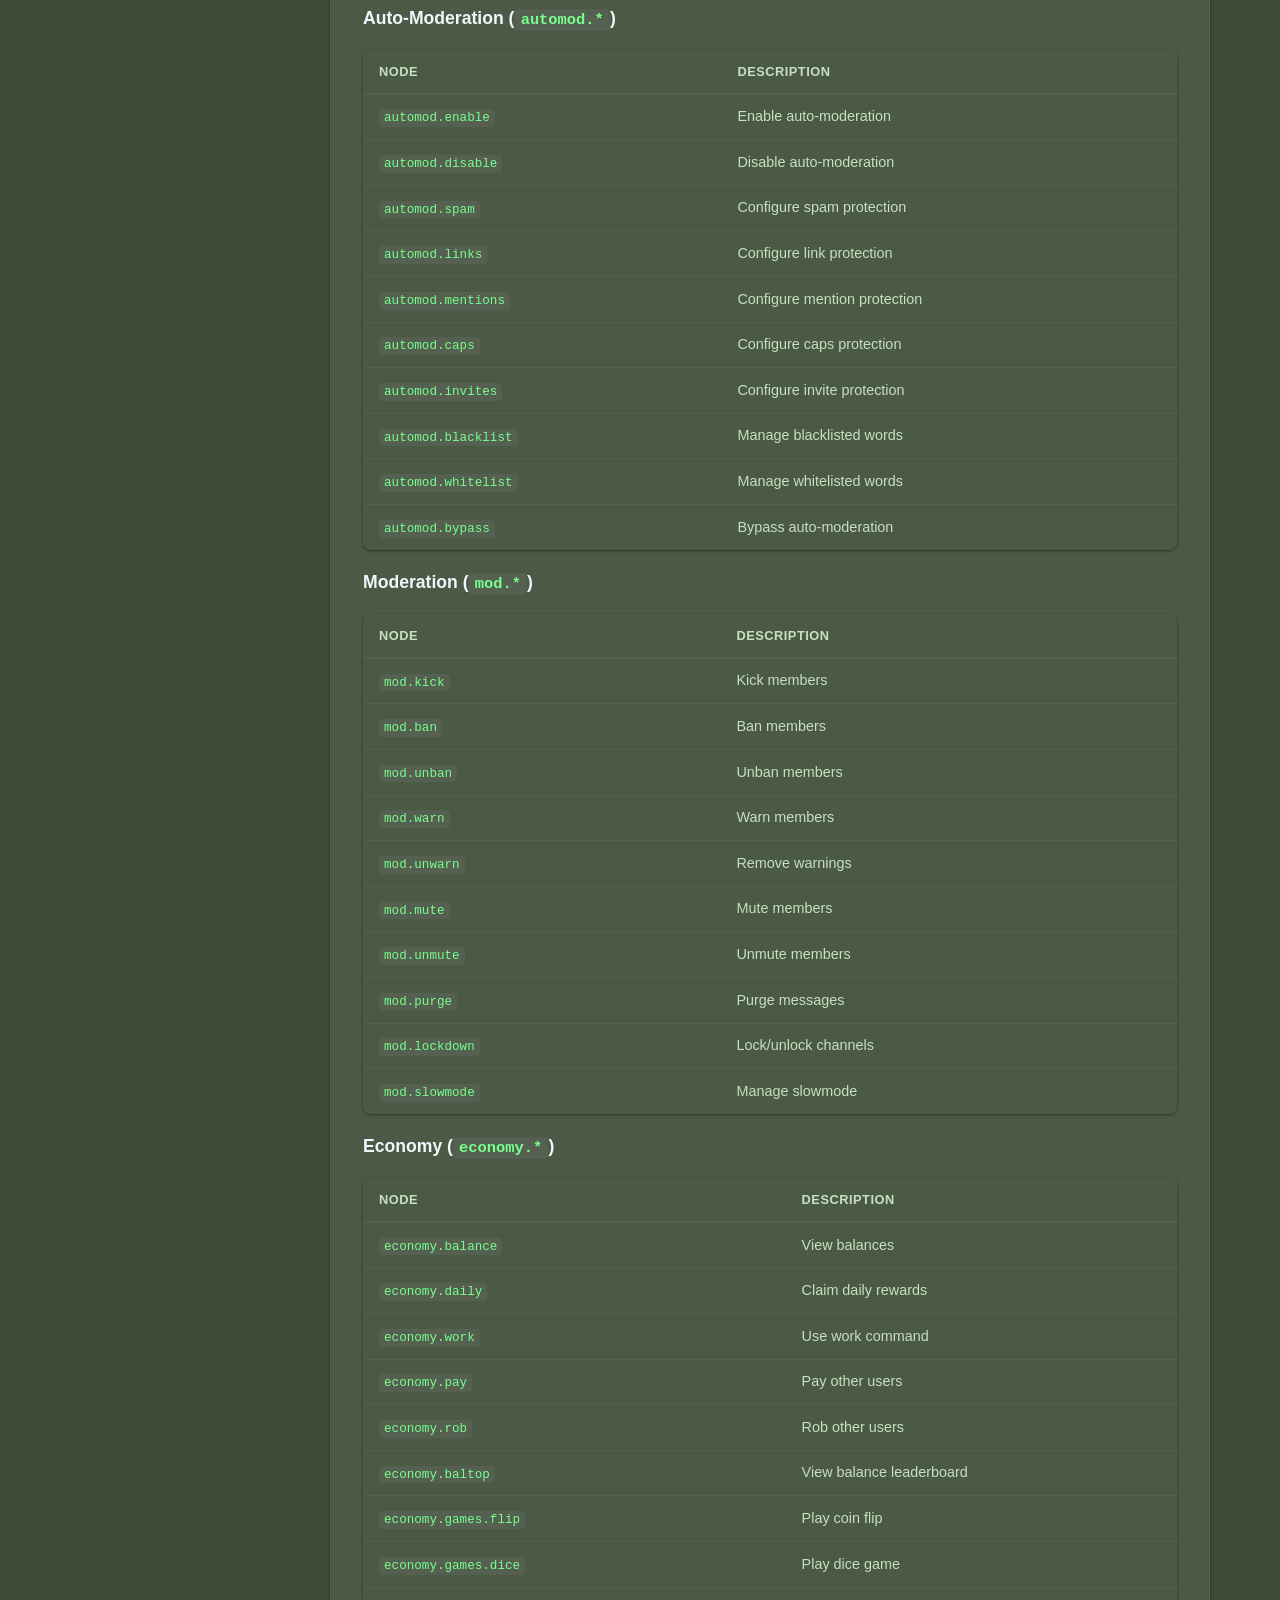
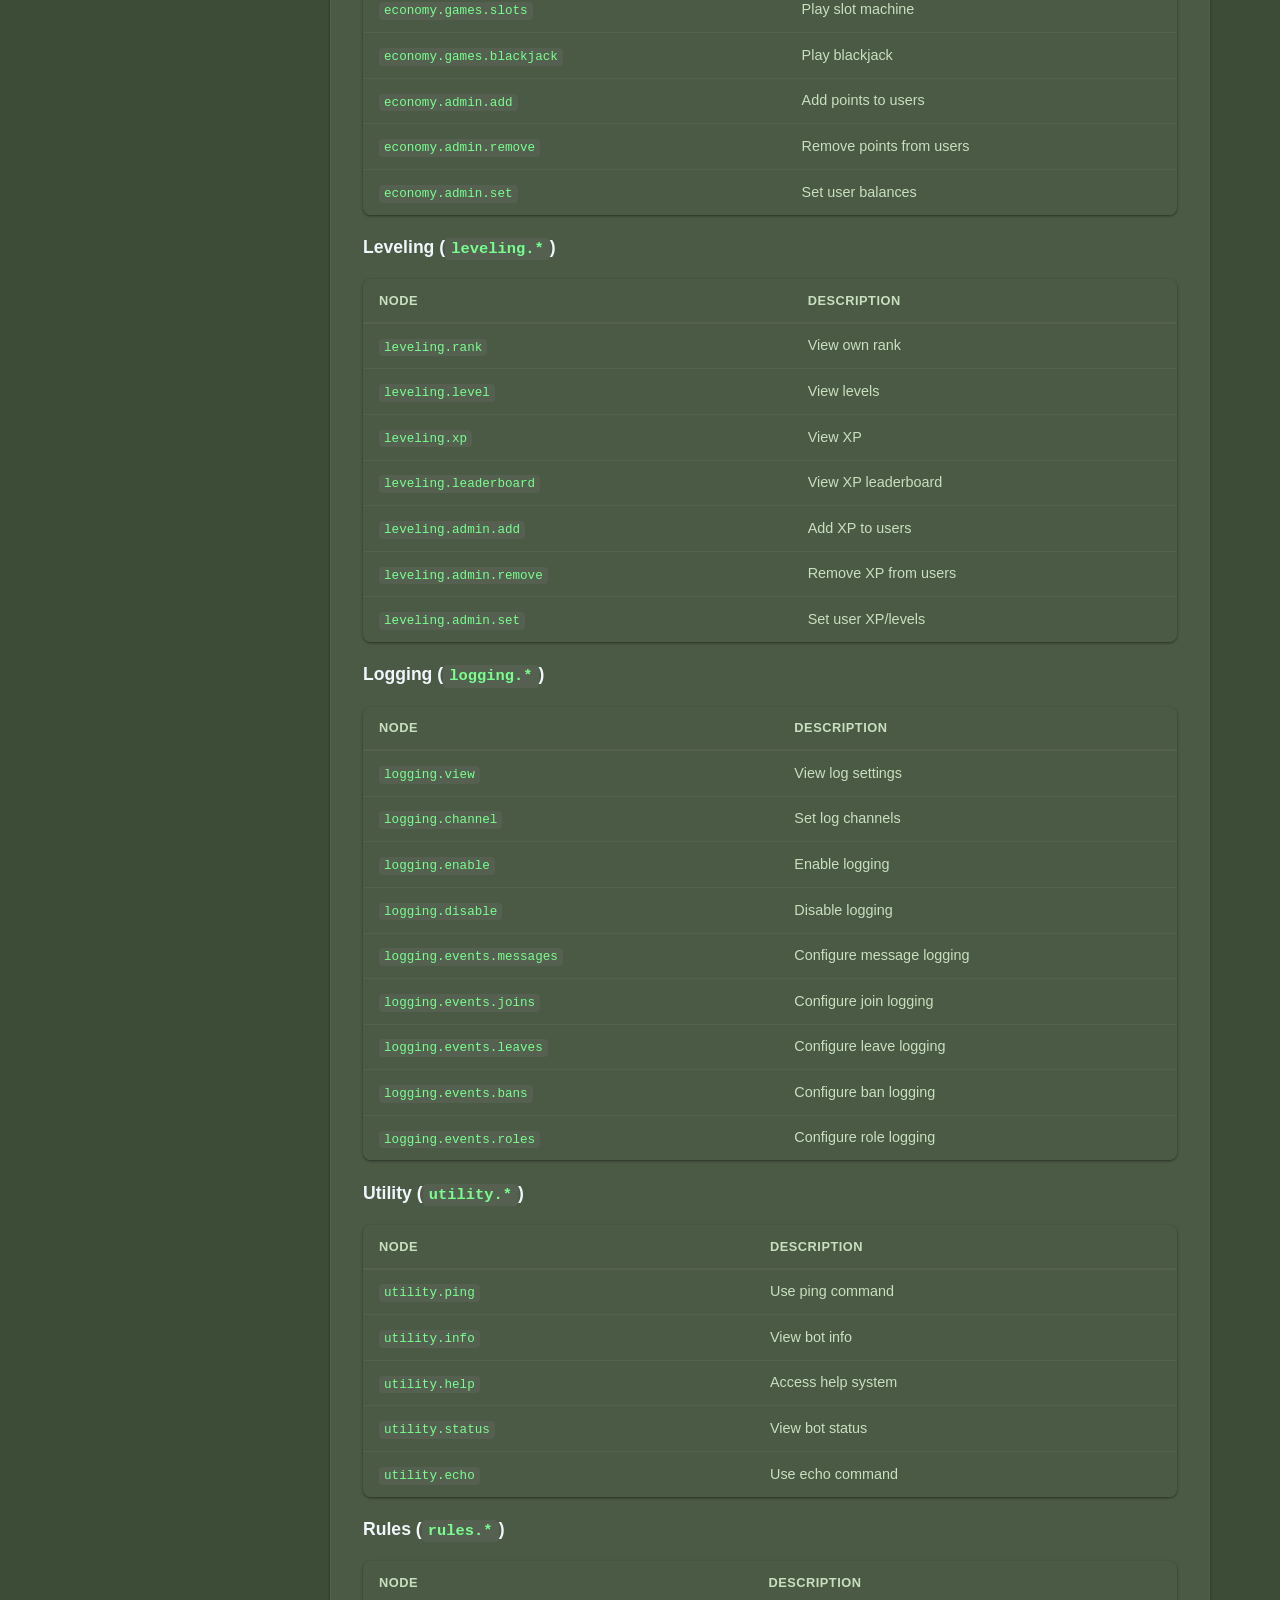
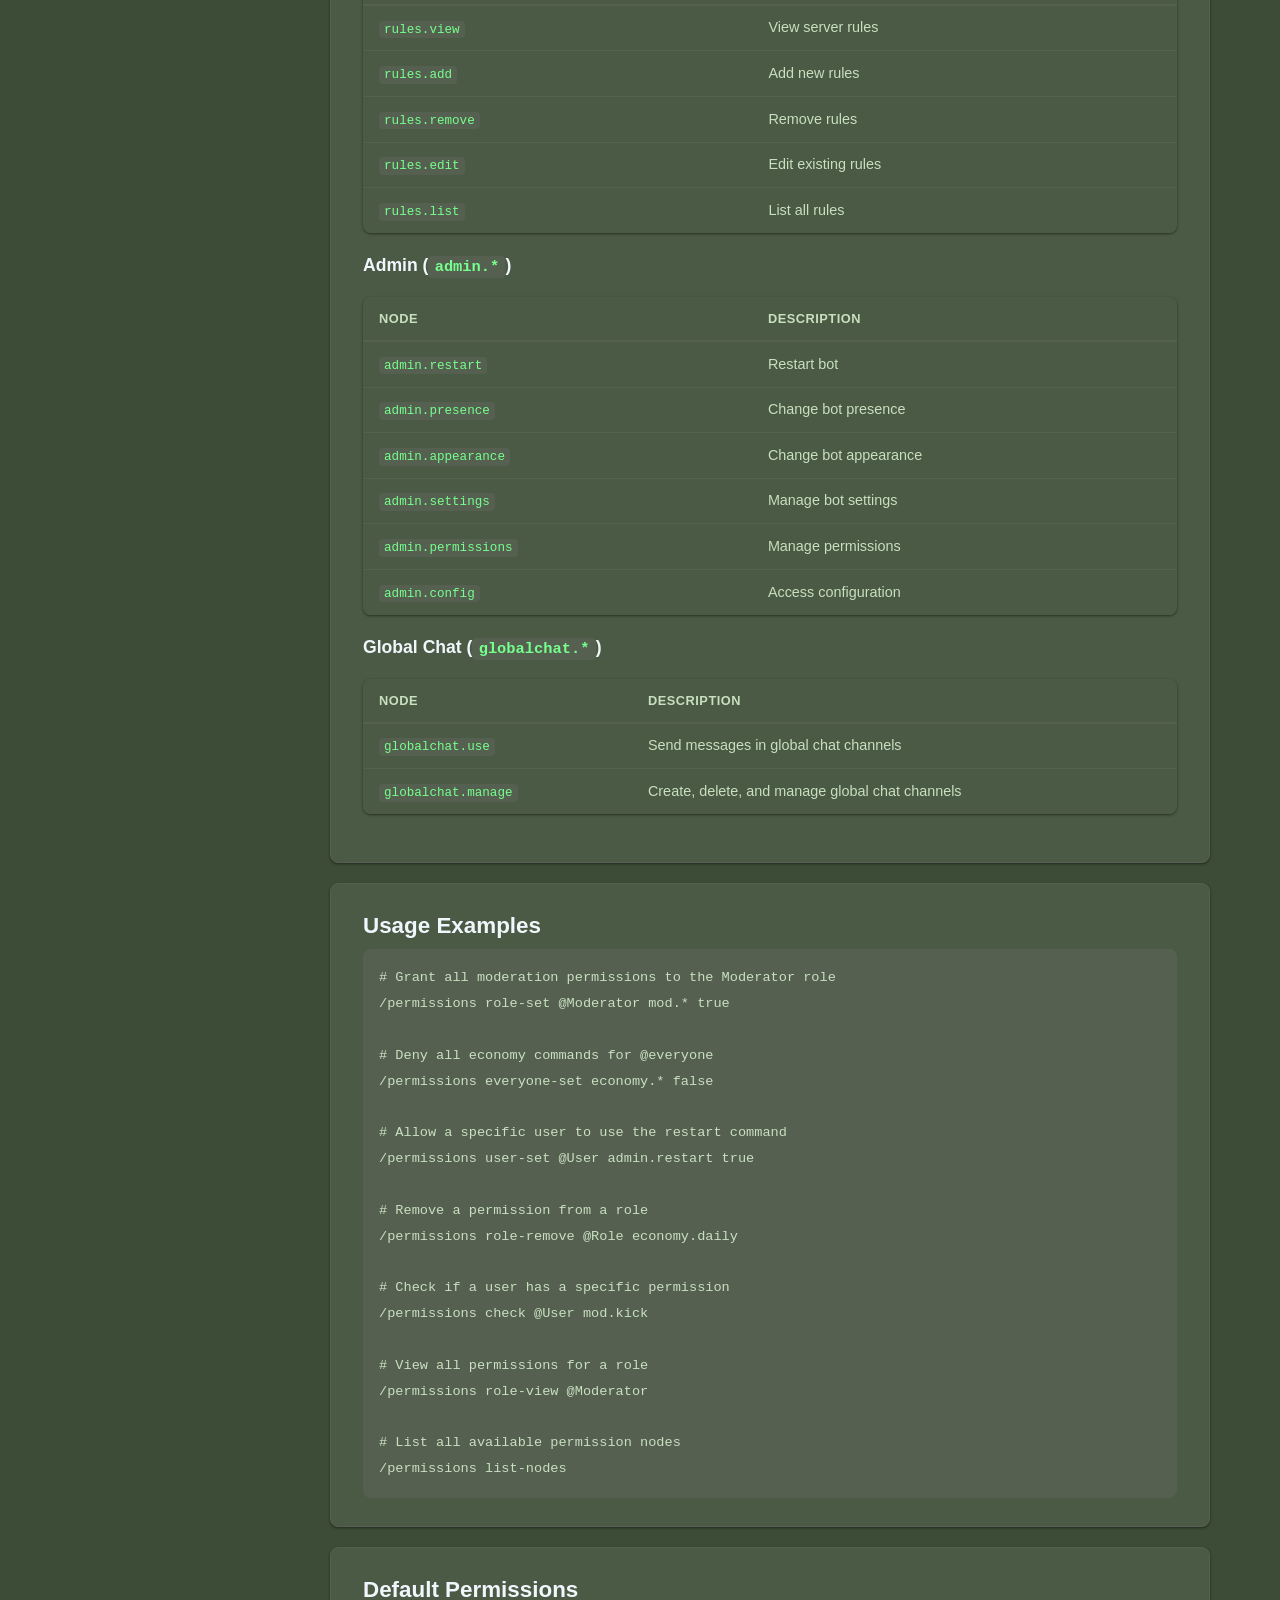
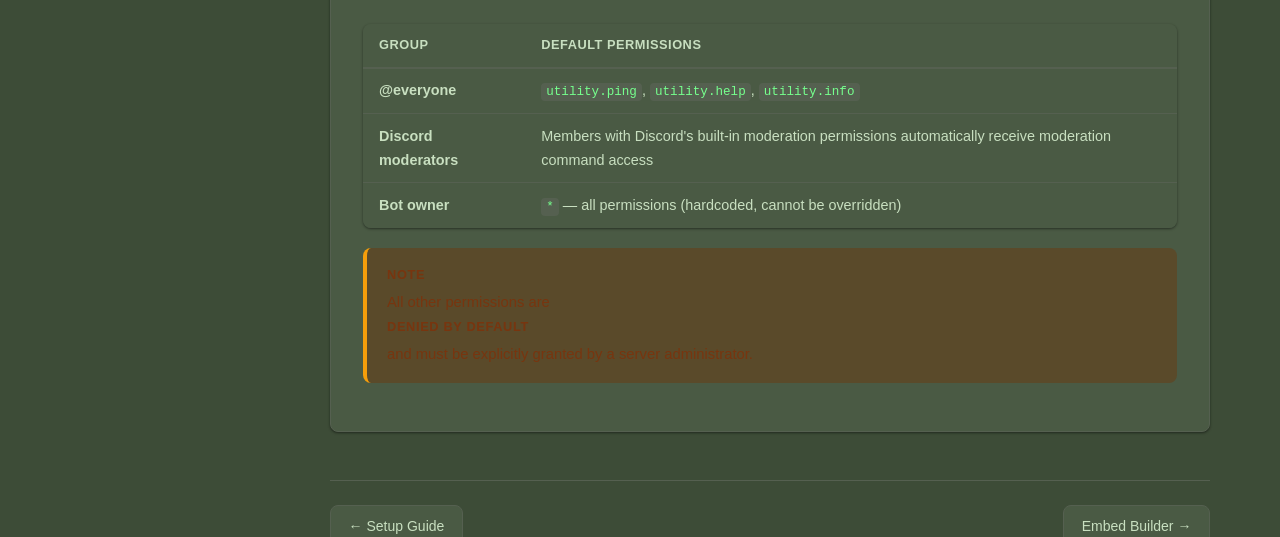
<file: site/permissions.html>
﻿<!DOCTYPE html>
<html lang="en">
<head>
  <meta charset="UTF-8">
  <meta name="viewport" content="width=device-width, initial-scale=1.0">
  <title>Permissions — Ammonite</title>
  <link rel="stylesheet" href="common.css">
</head>
<body>
<header class="site-header">
  <button class="sidebar-toggle">&#9776;</button>
  <a class="site-logo" href="/">Ammonite</a>
</header>
<div class="site-body">
  <aside class="sidebar"></aside>
  <div class="sidebar-backdrop"></div>
  <main class="content">
    <div class="content-inner">
      <div class="breadcrumb"><a href="/">Home</a> &#8250; Permissions</div>
      <div class="page-header"><h1>Permission System</h1><p>Fine-grained, node-based permissions with hierarchical checking and wildcard support.</p></div>

      <div class="doc-section">
        <h2>How It Works</h2>
        <p>Ammonite uses a <strong>node-based permission system</strong> similar to Bukkit/Spigot plugins. Every action is gated behind a permission node (e.g., <code>mod.ban</code>, <code>economy.daily</code>). Admins can grant or deny these nodes at the user, role, or @everyone level.</p>
        <p>Nodes are organized hierarchically using dot notation. Use <strong>wildcards</strong> to grant entire categories at once (e.g., <code>mod.*</code> grants all moderation permissions).</p>
      </div>

      <div class="doc-section">
        <h2>Permission Hierarchy</h2>
        <p>Permissions are evaluated in this order (highest priority first):</p>
        <div style="display:flex;align-items:center;gap:8px;flex-wrap:wrap;margin:1rem 0;">
          <span style="background:var(--brand-primary);color:#fff;padding:8px 16px;border-radius:var(--radius);font-size:0.85rem;font-weight:700;">1. User-specific</span>
          <span style="color:var(--text-muted);font-size:1.2rem;">&#8594;</span>
          <span style="background:var(--brand-primary);color:#fff;padding:8px 16px;border-radius:var(--radius);font-size:0.85rem;font-weight:700;">2. Role permissions</span>
          <span style="color:var(--text-muted);font-size:1.2rem;">&#8594;</span>
          <span style="background:var(--brand-primary);color:#fff;padding:8px 16px;border-radius:var(--radius);font-size:0.85rem;font-weight:700;">3. @everyone</span>
          <span style="color:var(--text-muted);font-size:1.2rem;">&#8594;</span>
          <span style="background:var(--brand-primary);color:#fff;padding:8px 16px;border-radius:var(--radius);font-size:0.85rem;font-weight:700;">4. Built-in defaults</span>
        </div>
        <ul>
          <li><strong>User-specific</strong> — permissions set directly on a user always win.</li>
          <li><strong>Role</strong> — users inherit from all their roles. If any role grants the permission, it's allowed (unless a user-level override denies it).</li>
          <li><strong>@everyone</strong> — server-wide defaults for all members.</li>
          <li><strong>Built-in defaults</strong> — the bot's hardcoded defaults (basic utility allowed, everything else denied).</li>
        </ul>
      </div>

      <div class="doc-section">
        <h2>Wildcard Permissions</h2>
        <div class="table-wrap"><table>
          <thead><tr><th>Wildcard</th><th>Effect</th></tr></thead>
          <tbody>
            <tr><td><code>*</code></td><td>Grants <strong>all</strong> permissions (use with extreme caution)</td></tr>
            <tr><td><code>mod.*</code></td><td>Grants all moderation permissions</td></tr>
            <tr><td><code>economy.*</code></td><td>Grants all economy permissions</td></tr>
            <tr><td><code>economy.games.*</code></td><td>Grants all gambling game permissions</td></tr>
            <tr><td><code>leveling.*</code></td><td>Grants all leveling permissions</td></tr>
            <tr><td><code>leveling.admin.*</code></td><td>Grants all leveling admin permissions</td></tr>
            <tr><td><code>logging.*</code></td><td>Grants all logging permissions</td></tr>
            <tr><td><code>automod.*</code></td><td>Grants all auto-moderation permissions</td></tr>
            <tr><td><code>admin.*</code></td><td>Grants all admin permissions</td></tr>
          </tbody>
        </table></div>
      </div>

      <div class="doc-section">
        <h2>All Permission Nodes</h2>
        <h3>Auto-Moderation (<code>automod.*</code>)</h3>
        <div class="table-wrap"><table>
          <thead><tr><th>Node</th><th>Description</th></tr></thead>
          <tbody>
            <tr><td><code>automod.enable</code></td><td>Enable auto-moderation</td></tr>
            <tr><td><code>automod.disable</code></td><td>Disable auto-moderation</td></tr>
            <tr><td><code>automod.spam</code></td><td>Configure spam protection</td></tr>
            <tr><td><code>automod.links</code></td><td>Configure link protection</td></tr>
            <tr><td><code>automod.mentions</code></td><td>Configure mention protection</td></tr>
            <tr><td><code>automod.caps</code></td><td>Configure caps protection</td></tr>
            <tr><td><code>automod.invites</code></td><td>Configure invite protection</td></tr>
            <tr><td><code>automod.blacklist</code></td><td>Manage blacklisted words</td></tr>
            <tr><td><code>automod.whitelist</code></td><td>Manage whitelisted words</td></tr>
            <tr><td><code>automod.bypass</code></td><td>Bypass auto-moderation</td></tr>
          </tbody>
        </table></div>
        <h3>Moderation (<code>mod.*</code>)</h3>
        <div class="table-wrap"><table>
          <thead><tr><th>Node</th><th>Description</th></tr></thead>
          <tbody>
            <tr><td><code>mod.kick</code></td><td>Kick members</td></tr>
            <tr><td><code>mod.ban</code></td><td>Ban members</td></tr>
            <tr><td><code>mod.unban</code></td><td>Unban members</td></tr>
            <tr><td><code>mod.warn</code></td><td>Warn members</td></tr>
            <tr><td><code>mod.unwarn</code></td><td>Remove warnings</td></tr>
            <tr><td><code>mod.mute</code></td><td>Mute members</td></tr>
            <tr><td><code>mod.unmute</code></td><td>Unmute members</td></tr>
            <tr><td><code>mod.purge</code></td><td>Purge messages</td></tr>
            <tr><td><code>mod.lockdown</code></td><td>Lock/unlock channels</td></tr>
            <tr><td><code>mod.slowmode</code></td><td>Manage slowmode</td></tr>
          </tbody>
        </table></div>
        <h3>Economy (<code>economy.*</code>)</h3>
        <div class="table-wrap"><table>
          <thead><tr><th>Node</th><th>Description</th></tr></thead>
          <tbody>
            <tr><td><code>economy.balance</code></td><td>View balances</td></tr>
            <tr><td><code>economy.daily</code></td><td>Claim daily rewards</td></tr>
            <tr><td><code>economy.work</code></td><td>Use work command</td></tr>
            <tr><td><code>economy.pay</code></td><td>Pay other users</td></tr>
            <tr><td><code>economy.rob</code></td><td>Rob other users</td></tr>
            <tr><td><code>economy.baltop</code></td><td>View balance leaderboard</td></tr>
            <tr><td><code>economy.games.flip</code></td><td>Play coin flip</td></tr>
            <tr><td><code>economy.games.dice</code></td><td>Play dice game</td></tr>
            <tr><td><code>economy.games.slots</code></td><td>Play slot machine</td></tr>
            <tr><td><code>economy.games.blackjack</code></td><td>Play blackjack</td></tr>
            <tr><td><code>economy.admin.add</code></td><td>Add points to users</td></tr>
            <tr><td><code>economy.admin.remove</code></td><td>Remove points from users</td></tr>
            <tr><td><code>economy.admin.set</code></td><td>Set user balances</td></tr>
          </tbody>
        </table></div>
        <h3>Leveling (<code>leveling.*</code>)</h3>
        <div class="table-wrap"><table>
          <thead><tr><th>Node</th><th>Description</th></tr></thead>
          <tbody>
            <tr><td><code>leveling.rank</code></td><td>View own rank</td></tr>
            <tr><td><code>leveling.level</code></td><td>View levels</td></tr>
            <tr><td><code>leveling.xp</code></td><td>View XP</td></tr>
            <tr><td><code>leveling.leaderboard</code></td><td>View XP leaderboard</td></tr>
            <tr><td><code>leveling.admin.add</code></td><td>Add XP to users</td></tr>
            <tr><td><code>leveling.admin.remove</code></td><td>Remove XP from users</td></tr>
            <tr><td><code>leveling.admin.set</code></td><td>Set user XP/levels</td></tr>
          </tbody>
        </table></div>
        <h3>Logging (<code>logging.*</code>)</h3>
        <div class="table-wrap"><table>
          <thead><tr><th>Node</th><th>Description</th></tr></thead>
          <tbody>
            <tr><td><code>logging.view</code></td><td>View log settings</td></tr>
            <tr><td><code>logging.channel</code></td><td>Set log channels</td></tr>
            <tr><td><code>logging.enable</code></td><td>Enable logging</td></tr>
            <tr><td><code>logging.disable</code></td><td>Disable logging</td></tr>
            <tr><td><code>logging.events.messages</code></td><td>Configure message logging</td></tr>
            <tr><td><code>logging.events.joins</code></td><td>Configure join logging</td></tr>
            <tr><td><code>logging.events.leaves</code></td><td>Configure leave logging</td></tr>
            <tr><td><code>logging.events.bans</code></td><td>Configure ban logging</td></tr>
            <tr><td><code>logging.events.roles</code></td><td>Configure role logging</td></tr>
          </tbody>
        </table></div>
        <h3>Utility (<code>utility.*</code>)</h3>
        <div class="table-wrap"><table>
          <thead><tr><th>Node</th><th>Description</th></tr></thead>
          <tbody>
            <tr><td><code>utility.ping</code></td><td>Use ping command</td></tr>
            <tr><td><code>utility.info</code></td><td>View bot info</td></tr>
            <tr><td><code>utility.help</code></td><td>Access help system</td></tr>
            <tr><td><code>utility.status</code></td><td>View bot status</td></tr>
            <tr><td><code>utility.echo</code></td><td>Use echo command</td></tr>
          </tbody>
        </table></div>
        <h3>Rules (<code>rules.*</code>)</h3>
        <div class="table-wrap"><table>
          <thead><tr><th>Node</th><th>Description</th></tr></thead>
          <tbody>
            <tr><td><code>rules.view</code></td><td>View server rules</td></tr>
            <tr><td><code>rules.add</code></td><td>Add new rules</td></tr>
            <tr><td><code>rules.remove</code></td><td>Remove rules</td></tr>
            <tr><td><code>rules.edit</code></td><td>Edit existing rules</td></tr>
            <tr><td><code>rules.list</code></td><td>List all rules</td></tr>
          </tbody>
        </table></div>
        <h3>Admin (<code>admin.*</code>)</h3>
        <div class="table-wrap"><table>
          <thead><tr><th>Node</th><th>Description</th></tr></thead>
          <tbody>
            <tr><td><code>admin.restart</code></td><td>Restart bot</td></tr>
            <tr><td><code>admin.presence</code></td><td>Change bot presence</td></tr>
            <tr><td><code>admin.appearance</code></td><td>Change bot appearance</td></tr>
            <tr><td><code>admin.settings</code></td><td>Manage bot settings</td></tr>
            <tr><td><code>admin.permissions</code></td><td>Manage permissions</td></tr>
            <tr><td><code>admin.config</code></td><td>Access configuration</td></tr>
          </tbody>
        </table></div>
        <h3>Global Chat (<code>globalchat.*</code>)</h3>
        <div class="table-wrap"><table>
          <thead><tr><th>Node</th><th>Description</th></tr></thead>
          <tbody>
            <tr><td><code>globalchat.use</code></td><td>Send messages in global chat channels</td></tr>
            <tr><td><code>globalchat.manage</code></td><td>Create, delete, and manage global chat channels</td></tr>
          </tbody>
        </table></div>
      </div>

      <div class="doc-section">
        <h2>Usage Examples</h2>
        <pre style="background:var(--bg-inline);padding:1rem;border-radius:var(--radius);font-size:0.85rem;overflow-x:auto;line-height:1.9;color:var(--text-secondary);"># Grant all moderation permissions to the Moderator role
/permissions role-set @Moderator mod.* true

# Deny all economy commands for @everyone
/permissions everyone-set economy.* false

# Allow a specific user to use the restart command
/permissions user-set @User admin.restart true

# Remove a permission from a role
/permissions role-remove @Role economy.daily

# Check if a user has a specific permission
/permissions check @User mod.kick

# View all permissions for a role
/permissions role-view @Moderator

# List all available permission nodes
/permissions list-nodes</pre>
      </div>

      <div class="doc-section">
        <h2>Default Permissions</h2>
        <div class="table-wrap"><table>
          <thead><tr><th>Group</th><th>Default Permissions</th></tr></thead>
          <tbody>
            <tr><td><strong>@everyone</strong></td><td><code>utility.ping</code>, <code>utility.help</code>, <code>utility.info</code></td></tr>
            <tr><td><strong>Discord moderators</strong></td><td>Members with Discord's built-in moderation permissions automatically receive moderation command access</td></tr>
            <tr><td><strong>Bot owner</strong></td><td><code>*</code> — all permissions (hardcoded, cannot be overridden)</td></tr>
          </tbody>
        </table></div>
        <div class="callout callout-warn"><strong>Note</strong>All other permissions are <strong>denied by default</strong> and must be explicitly granted by a server administrator.</div>
      </div>

      <div class="page-nav"></div>
    </div>
  </main>
</div>
<script src="site.js"></script>
<script>AmDoc.init("permissions");</script>
</body>
</html>
</file>
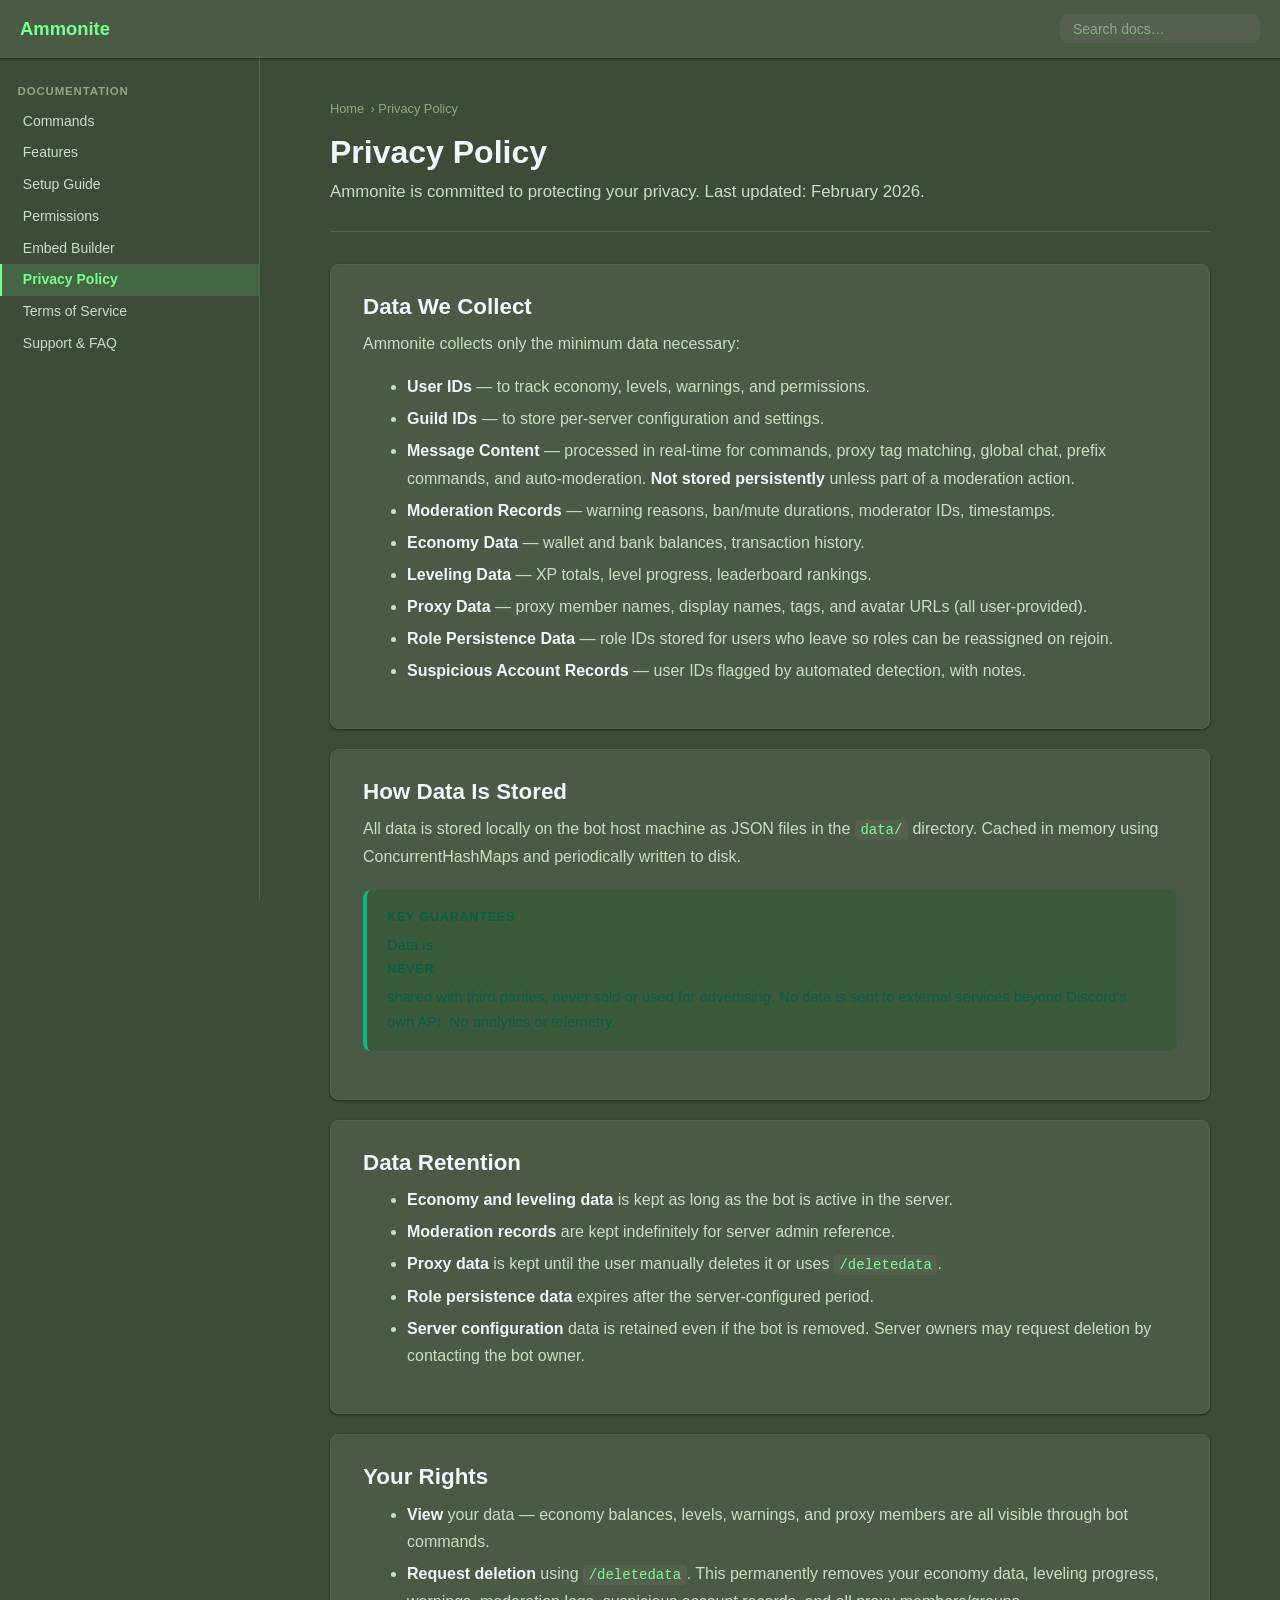
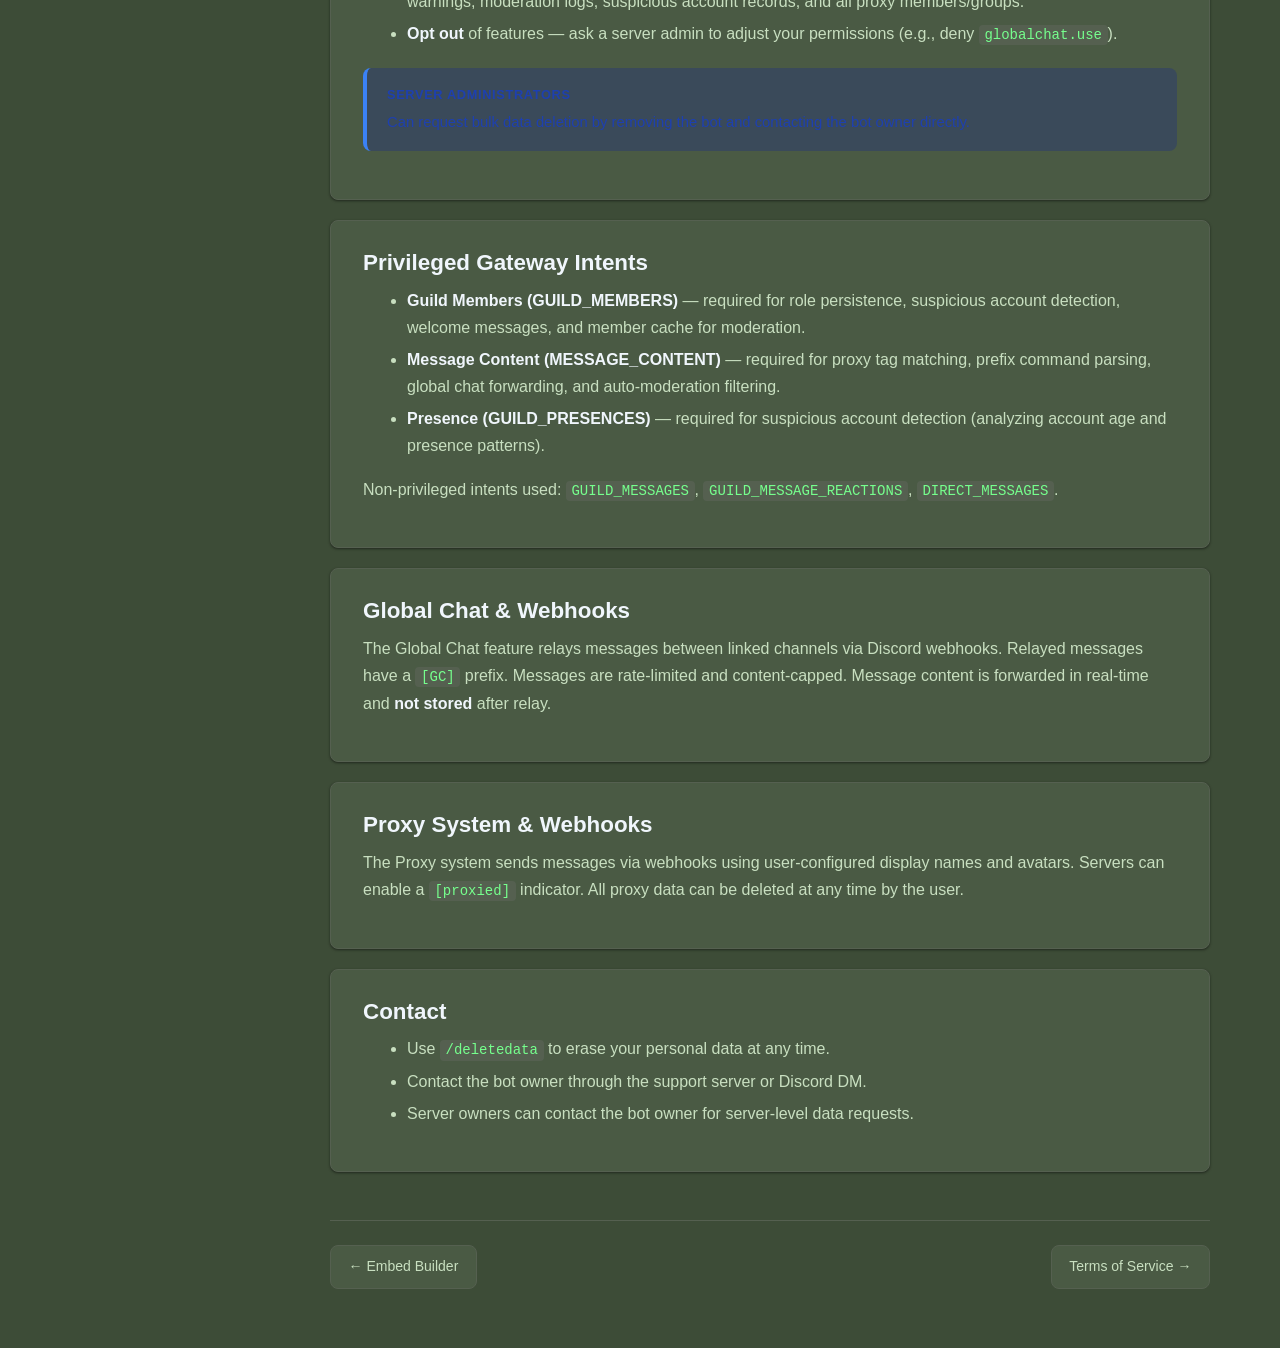
<file: site/privacy.html>
﻿<!DOCTYPE html>
<html lang="en">
<head>
  <meta charset="UTF-8"><meta name="viewport" content="width=device-width, initial-scale=1.0">
  <title>Privacy Policy — Ammonite</title>
  <link rel="stylesheet" href="common.css">
</head>
<body>
<header class="site-header"><button class="sidebar-toggle">&#9776;</button><a class="site-logo" href="/"> Ammonite</a></header>
<div class="site-body"><aside class="sidebar"></aside><div class="sidebar-backdrop"></div>
<main class="content"><div class="content-inner">
  <div class="breadcrumb"><a href="/">Home</a> &#8250; Privacy Policy</div>
  <div class="page-header"><h1>Privacy Policy</h1><p>Ammonite is committed to protecting your privacy. Last updated: February 2026.</p></div>
  <div class="doc-section"><h2>Data We Collect</h2><p>Ammonite collects only the minimum data necessary:</p><ul>
    <li><strong>User IDs</strong> — to track economy, levels, warnings, and permissions.</li>
    <li><strong>Guild IDs</strong> — to store per-server configuration and settings.</li>
    <li><strong>Message Content</strong> — processed in real-time for commands, proxy tag matching, global chat, prefix commands, and auto-moderation. <strong>Not stored persistently</strong> unless part of a moderation action.</li>
    <li><strong>Moderation Records</strong> — warning reasons, ban/mute durations, moderator IDs, timestamps.</li>
    <li><strong>Economy Data</strong> — wallet and bank balances, transaction history.</li>
    <li><strong>Leveling Data</strong> — XP totals, level progress, leaderboard rankings.</li>
    <li><strong>Proxy Data</strong> — proxy member names, display names, tags, and avatar URLs (all user-provided).</li>
    <li><strong>Role Persistence Data</strong> — role IDs stored for users who leave so roles can be reassigned on rejoin.</li>
    <li><strong>Suspicious Account Records</strong> — user IDs flagged by automated detection, with notes.</li>
  </ul></div>
  <div class="doc-section"><h2>How Data Is Stored</h2>
    <p>All data is stored locally on the bot host machine as JSON files in the <code>data/</code> directory. Cached in memory using ConcurrentHashMaps and periodically written to disk.</p>
    <div class="callout callout-tip"><strong>Key Guarantees</strong>Data is <strong>never</strong> shared with third parties, never sold or used for advertising. No data is sent to external services beyond Discord's own API. No analytics or telemetry.</div>
  </div>
  <div class="doc-section"><h2>Data Retention</h2><ul>
    <li><strong>Economy and leveling data</strong> is kept as long as the bot is active in the server.</li>
    <li><strong>Moderation records</strong> are kept indefinitely for server admin reference.</li>
    <li><strong>Proxy data</strong> is kept until the user manually deletes it or uses <code>/deletedata</code>.</li>
    <li><strong>Role persistence data</strong> expires after the server-configured period.</li>
    <li><strong>Server configuration</strong> data is retained even if the bot is removed. Server owners may request deletion by contacting the bot owner.</li>
  </ul></div>
  <div class="doc-section"><h2>Your Rights</h2><ul>
    <li><strong>View</strong> your data — economy balances, levels, warnings, and proxy members are all visible through bot commands.</li>
    <li><strong>Request deletion</strong> using <code>/deletedata</code>. This permanently removes your economy data, leveling progress, warnings, moderation logs, suspicious account records, and all proxy members/groups.</li>
    <li><strong>Opt out</strong> of features — ask a server admin to adjust your permissions (e.g., deny <code>globalchat.use</code>).</li>
  </ul><div class="callout callout-note"><strong>Server Administrators</strong>Can request bulk data deletion by removing the bot and contacting the bot owner directly.</div></div>
  <div class="doc-section"><h2>Privileged Gateway Intents</h2><ul>
    <li><strong>Guild Members (GUILD_MEMBERS)</strong> — required for role persistence, suspicious account detection, welcome messages, and member cache for moderation.</li>
    <li><strong>Message Content (MESSAGE_CONTENT)</strong> — required for proxy tag matching, prefix command parsing, global chat forwarding, and auto-moderation filtering.</li>
    <li><strong>Presence (GUILD_PRESENCES)</strong> — required for suspicious account detection (analyzing account age and presence patterns).</li>
  </ul><p>Non-privileged intents used: <code>GUILD_MESSAGES</code>, <code>GUILD_MESSAGE_REACTIONS</code>, <code>DIRECT_MESSAGES</code>.</p></div>
  <div class="doc-section"><h2>Global Chat &amp; Webhooks</h2>
    <p>The Global Chat feature relays messages between linked channels via Discord webhooks. Relayed messages have a <code>[GC]</code> prefix. Messages are rate-limited and content-capped. Message content is forwarded in real-time and <strong>not stored</strong> after relay.</p>
  </div>
  <div class="doc-section"><h2>Proxy System &amp; Webhooks</h2>
    <p>The Proxy system sends messages via webhooks using user-configured display names and avatars. Servers can enable a <code>[proxied]</code> indicator. All proxy data can be deleted at any time by the user.</p>
  </div>
  <div class="doc-section"><h2>Contact</h2><ul>
    <li>Use <code>/deletedata</code> to erase your personal data at any time.</li>
    <li>Contact the bot owner through the support server or Discord DM.</li>
    <li>Server owners can contact the bot owner for server-level data requests.</li>
  </ul></div>
  <div class="page-nav"></div>
</div></main></div>
<script src="site.js"></script><script>AmDoc.init("privacy");</script>
</body></html>
</file>
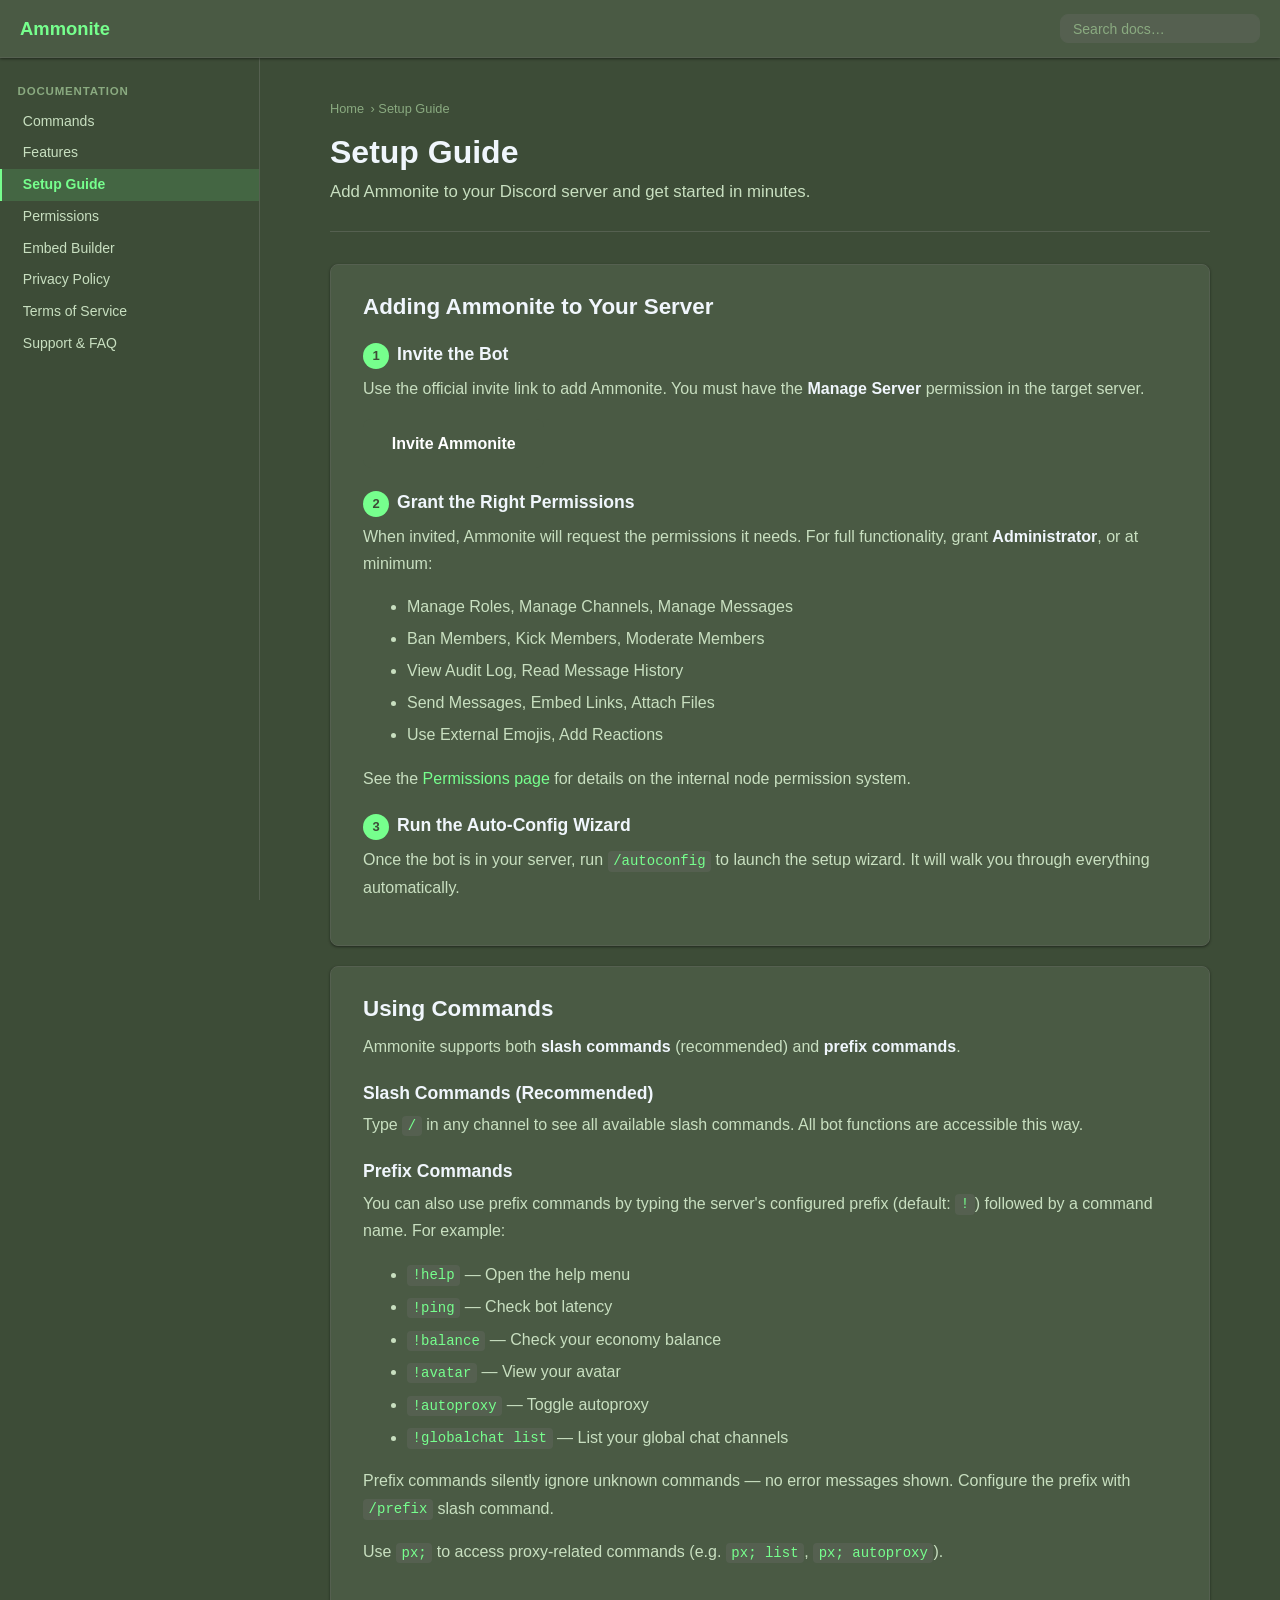
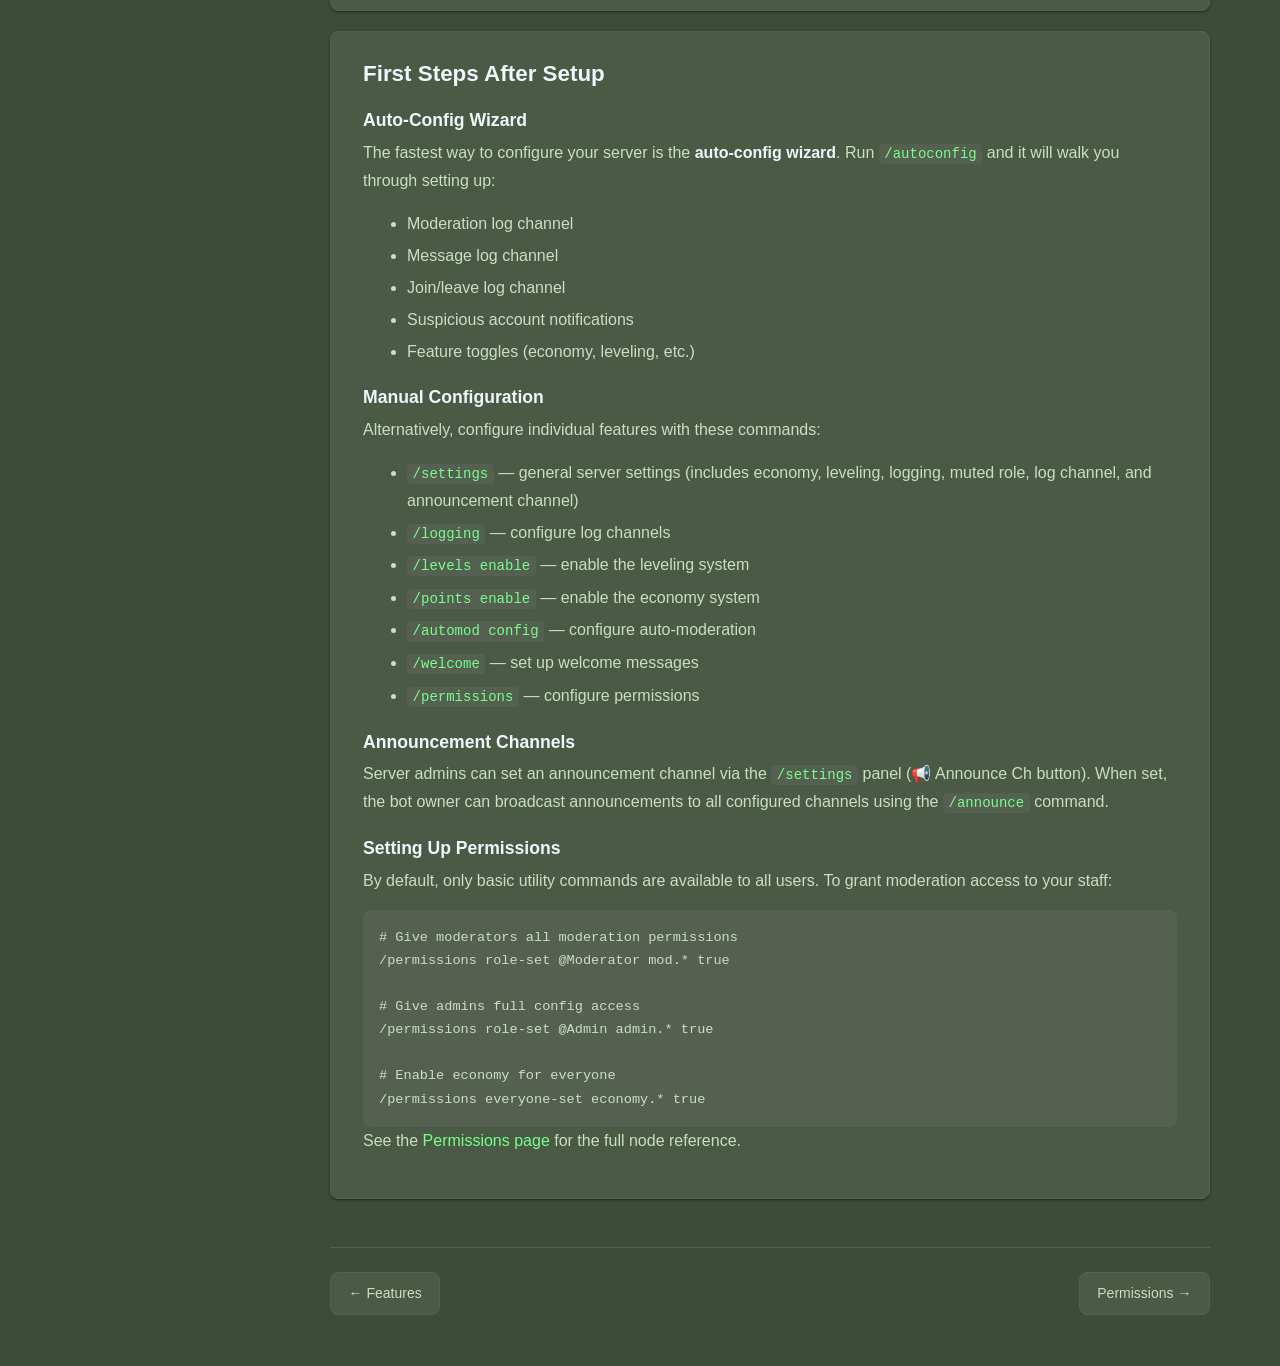
<file: site/setup.html>
﻿<!DOCTYPE html>
<html lang="en">
<head>
  <meta charset="UTF-8">
  <meta name="viewport" content="width=device-width, initial-scale=1.0">
  <title>Setup Guide — Ammonite</title>
  <link rel="stylesheet" href="common.css">
</head>
<body>
<header class="site-header">
  <button class="sidebar-toggle">&#9776;</button>
  <a class="site-logo" href="/">Ammonite</a>
</header>
<div class="site-body">
  <aside class="sidebar"></aside>
  <div class="sidebar-backdrop"></div>
  <main class="content">
    <div class="content-inner">
      <div class="breadcrumb"><a href="/">Home</a> &#8250; Setup Guide</div>
      <div class="page-header"><h1>Setup Guide</h1><p>Add Ammonite to your Discord server and get started in minutes.</p></div>

      <div class="doc-section">
        <h2>Adding Ammonite to Your Server</h2>
        <h3><span style="display:inline-block;background:var(--brand-primary);color:var(--bg-page);width:26px;height:26px;border-radius:50%;text-align:center;line-height:26px;font-size:13px;font-weight:700;margin-right:8px;">1</span>Invite the Bot</h3>
        <p>Use the official invite link to add Ammonite. You must have the <strong>Manage Server</strong> permission in the target server.</p>
        <p><a class="btn-invite" href="https://discord.com/oauth2/authorize?client_id=1400150873971359956&scope=bot&permissions=8" target="_blank" rel="noopener">Invite Ammonite</a></p>

        <h3><span style="display:inline-block;background:var(--brand-primary);color:var(--bg-page);width:26px;height:26px;border-radius:50%;text-align:center;line-height:26px;font-size:13px;font-weight:700;margin-right:8px;">2</span>Grant the Right Permissions</h3>
        <p>When invited, Ammonite will request the permissions it needs. For full functionality, grant <strong>Administrator</strong>, or at minimum:</p>
        <ul>
          <li>Manage Roles, Manage Channels, Manage Messages</li>
          <li>Ban Members, Kick Members, Moderate Members</li>
          <li>View Audit Log, Read Message History</li>
          <li>Send Messages, Embed Links, Attach Files</li>
          <li>Use External Emojis, Add Reactions</li>
        </ul>
        <p>See the <a href="permissions">Permissions page</a> for details on the internal node permission system.</p>

        <h3><span style="display:inline-block;background:var(--brand-primary);color:var(--bg-page);width:26px;height:26px;border-radius:50%;text-align:center;line-height:26px;font-size:13px;font-weight:700;margin-right:8px;">3</span>Run the Auto-Config Wizard</h3>
        <p>Once the bot is in your server, run <code>/autoconfig</code> to launch the setup wizard. It will walk you through everything automatically.</p>
      </div>

      <div class="doc-section">
        <h2>Using Commands</h2>
        <p>Ammonite supports both <strong>slash commands</strong> (recommended) and <strong>prefix commands</strong>.</p>
        
        <h3>Slash Commands (Recommended)</h3>
        <p>Type <code>/</code> in any channel to see all available slash commands. All bot functions are accessible this way.</p>
        
        <h3>Prefix Commands</h3>
        <p>You can also use prefix commands by typing the server's configured prefix (default: <code>!</code>) followed by a command name. For example:</p>
        <ul>
          <li><code>!help</code> — Open the help menu</li>
          <li><code>!ping</code> — Check bot latency</li>
          <li><code>!balance</code> — Check your economy balance</li>
          <li><code>!avatar</code> — View your avatar</li>
          <li><code>!autoproxy</code> — Toggle autoproxy</li>
          <li><code>!globalchat list</code> — List your global chat channels</li>
        </ul>
        <p>Prefix commands silently ignore unknown commands — no error messages shown. Configure the prefix with <code>/prefix</code> slash command.</p>
        <p>Use <code>px;</code> to access proxy-related commands (e.g. <code>px; list</code>, <code>px; autoproxy</code>).</p>
      </div>

      <div class="doc-section">
        <h2>First Steps After Setup</h2>
        <h3>Auto-Config Wizard</h3>
        <p>The fastest way to configure your server is the <strong>auto-config wizard</strong>. Run <code>/autoconfig</code> and it will walk you through setting up:</p>
        <ul>
          <li>Moderation log channel</li>
          <li>Message log channel</li>
          <li>Join/leave log channel</li>
          <li>Suspicious account notifications</li>
          <li>Feature toggles (economy, leveling, etc.)</li>
        </ul>

        <h3>Manual Configuration</h3>
        <p>Alternatively, configure individual features with these commands:</p>
        <ul>
          <li><code>/settings</code> — general server settings (includes economy, leveling, logging, muted role, log channel, and announcement channel)</li>
          <li><code>/logging</code> — configure log channels</li>
          <li><code>/levels enable</code> — enable the leveling system</li>
          <li><code>/points enable</code> — enable the economy system</li>
          <li><code>/automod config</code> — configure auto-moderation</li>
          <li><code>/welcome</code> — set up welcome messages</li>
          <li><code>/permissions</code> — configure permissions</li>
        </ul>

        <h3>Announcement Channels</h3>
        <p>Server admins can set an announcement channel via the <code>/settings</code> panel (📢 Announce Ch button). When set, the bot owner can broadcast announcements to all configured channels using the <code>/announce</code> command.</p>

        <h3>Setting Up Permissions</h3>
        <p>By default, only basic utility commands are available to all users. To grant moderation access to your staff:</p>
        <pre style="background:var(--bg-inline);padding:1rem;border-radius:var(--radius);font-size:0.85rem;overflow-x:auto;line-height:1.7;color:var(--text-secondary);"># Give moderators all moderation permissions
/permissions role-set @Moderator mod.* true

# Give admins full config access
/permissions role-set @Admin admin.* true

# Enable economy for everyone
/permissions everyone-set economy.* true</pre>
        <p>See the <a href="permissions">Permissions page</a> for the full node reference.</p>
      </div>

      <div class="page-nav"></div>
    </div>
  </main>
</div>
<script src="site.js"></script>
<script>AmDoc.init("setup");</script>
</body>
</html>
</file>
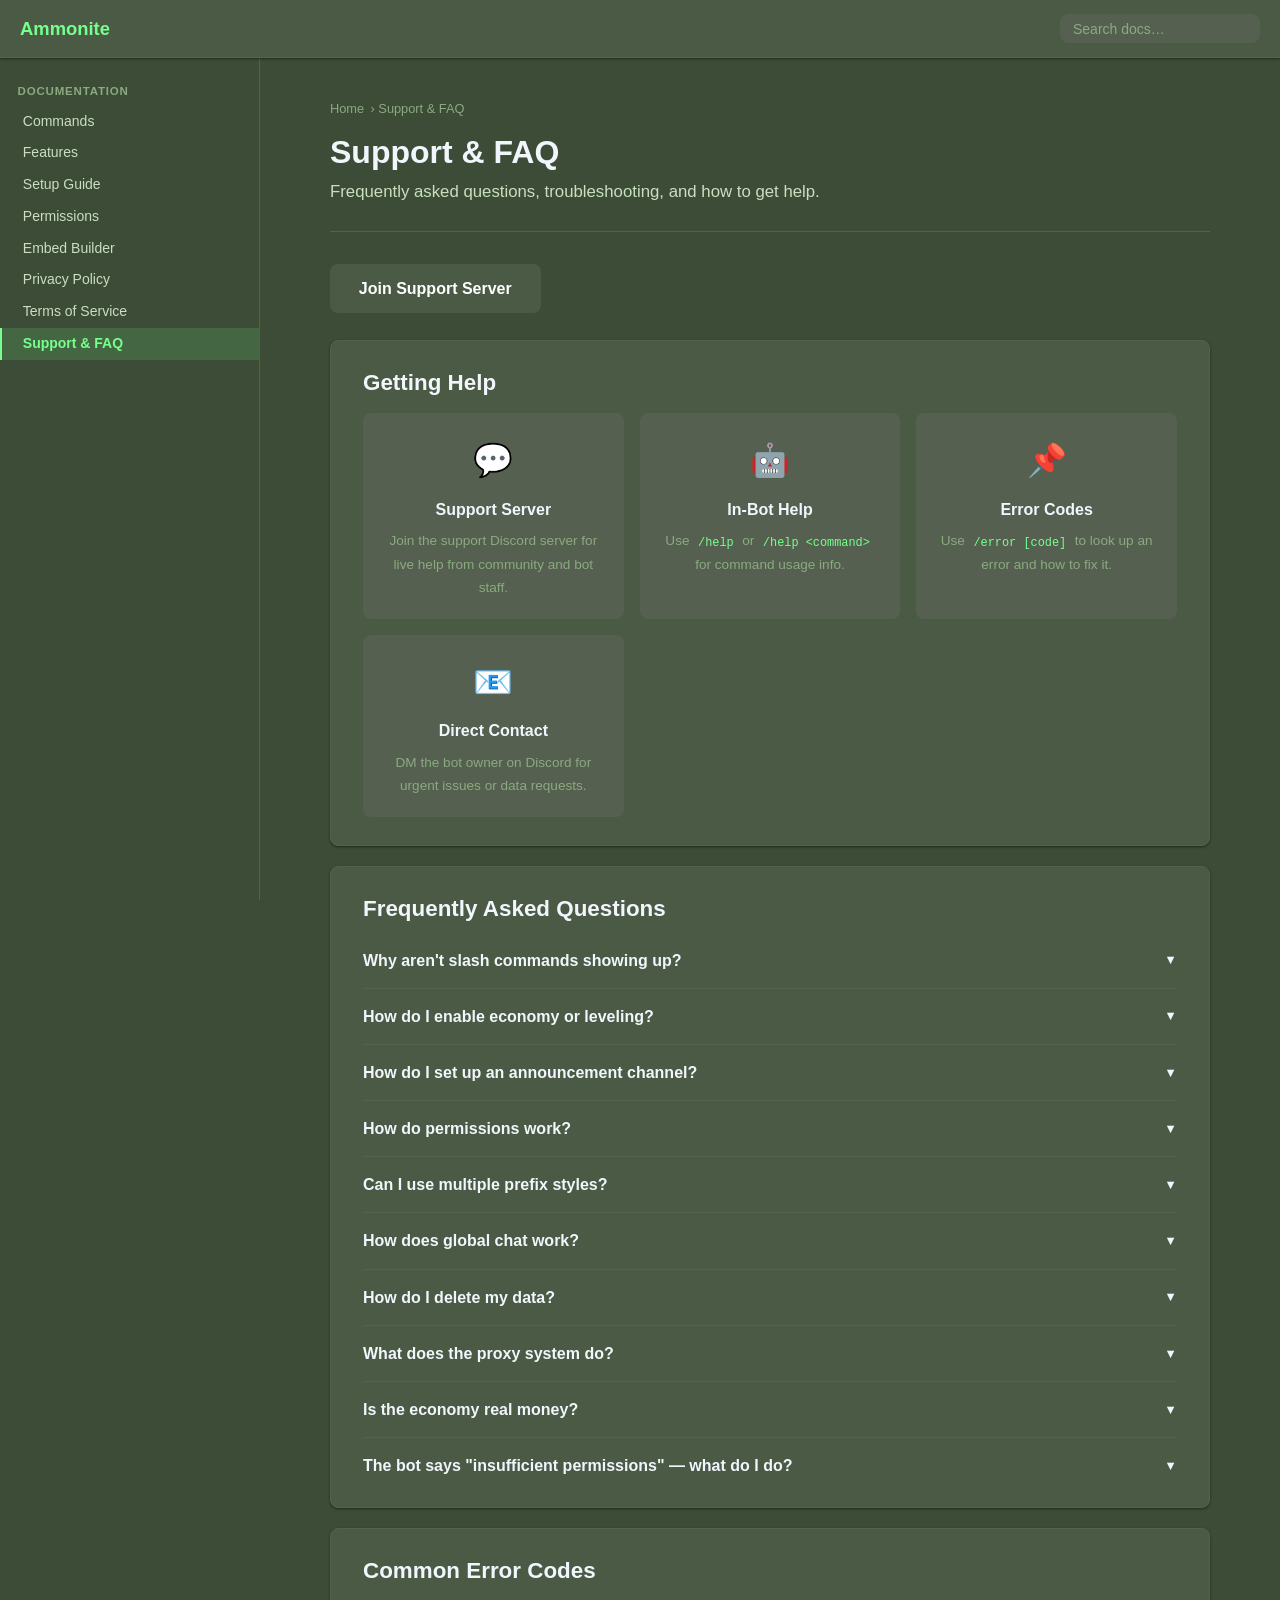
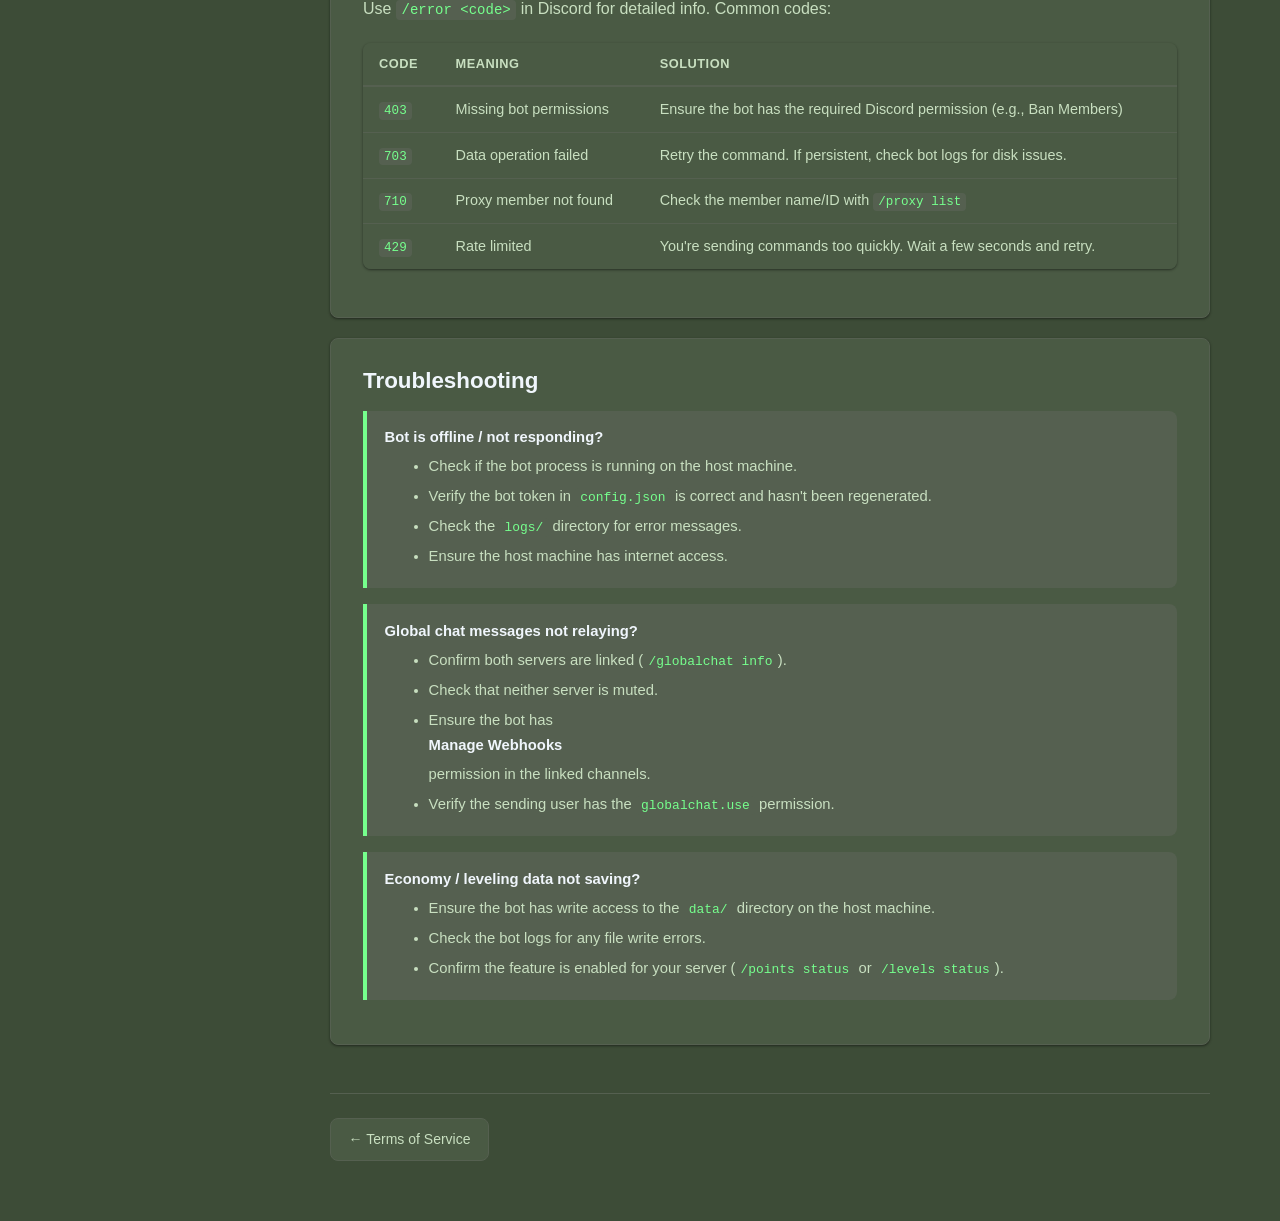
<file: site/support.html>
﻿<!DOCTYPE html>
<html lang="en">
<head>
  <meta charset="UTF-8"><meta name="viewport" content="width=device-width, initial-scale=1.0">
  <title>Support &amp; FAQ — Ammonite</title>
  <link rel="stylesheet" href="common.css">
  <style>
    .faq-item { border-bottom: 1px solid var(--border); padding: 14px 0; }
    .faq-item:last-child { border-bottom: none; padding-bottom: 0; }
    .faq-item:first-child { padding-top: 0; }
    .faq-q { font-size: 1rem; font-weight: 600; color: var(--text-primary); cursor: pointer; display: flex; justify-content: space-between; align-items: center; gap: 1rem; }
    .faq-q:hover { color: var(--brand-primary); }
    .faq-arrow { font-size: 0.8rem; transition: transform .2s; flex-shrink: 0; }
    .faq-a { margin-top: 0.6rem; color: var(--text-secondary); font-size: 0.9rem; line-height: 1.7; display: none; }
    .faq-a ul { margin: 0.4rem 0 0 1.25rem; }
    .faq-item.open .faq-a { display: block; }
    .faq-item.open .faq-arrow { transform: rotate(180deg); }
    .contact-grid { display: grid; grid-template-columns: repeat(auto-fit, minmax(200px,1fr)); gap: 1rem; margin-top: 1rem; }
    .contact-card { background: var(--bg-inline); padding: 1.25rem; border-radius: var(--radius); text-align: center; }
    .contact-card .icon { font-size: 2rem; margin-bottom: 0.5rem; }
    .contact-card strong { display: block; color: var(--text-primary); margin-bottom: 0.4rem; }
    .contact-card p { font-size: 0.85rem; color: var(--text-muted); margin: 0; }
  </style>
</head>
<body>
<header class="site-header"><button class="sidebar-toggle">&#9776;</button><a class="site-logo" href="/">Ammonite</a></header>
<div class="site-body"><aside class="sidebar"></aside><div class="sidebar-backdrop"></div>
<main class="content"><div class="content-inner">
  <div class="breadcrumb"><a href="/">Home</a> &#8250; Support &amp; FAQ</div>
  <div class="page-header"><h1>Support &amp; FAQ</h1><p>Frequently asked questions, troubleshooting, and how to get help.</p></div>
  <a class="btn-invite" href="https://discord.gg/dcmsbXU5Yf" target="_blank" rel="noopener">Join Support Server</a>
  <br><br>
  <div class="doc-section">
    <h2>Getting Help</h2>
    <div class="contact-grid">
      <div class="contact-card"><div class="icon">&#128172;</div><strong>Support Server</strong><p>Join the support Discord server for live help from community and bot staff.</p></div>
      <div class="contact-card"><div class="icon">&#129302;</div><strong>In-Bot Help</strong><p>Use <code>/help</code> or <code>/help &lt;command&gt;</code> for command usage info.</p></div>
      <div class="contact-card"><div class="icon">&#128204;</div><strong>Error Codes</strong><p>Use <code>/error [code]</code> to look up an error and how to fix it.</p></div>
      <div class="contact-card"><div class="icon">&#128231;</div><strong>Direct Contact</strong><p>DM the bot owner on Discord for urgent issues or data requests.</p></div>
    </div>
  </div>

  <div class="doc-section">
    <h2>Frequently Asked Questions</h2>
    <div class="faq-item"><div class="faq-q" onclick="toggleFaq(this)">Why aren't slash commands showing up? <span class="faq-arrow">&#9660;</span></div>
      <div class="faq-a"><p>Global slash commands can take up to <strong>1 hour</strong> to propagate after registration. If commands still don't appear:</p><ul>
        <li>Ensure the bot was invited with the <code>applications.commands</code> scope.</li>
        <li>Try kicking and re-inviting the bot with the correct scopes.</li>
        <li>Check that the bot is online (use the support server to verify).</li>
      </ul></div>
    </div>
    <div class="faq-item"><div class="faq-q" onclick="toggleFaq(this)">How do I enable economy or leveling? <span class="faq-arrow">&#9660;</span></div>
      <div class="faq-a"><p>Economy and leveling are <strong>disabled by default</strong>. Enable them with:</p><ul>
        <li><code>/points enable</code> — enables the economy system</li>
        <li><code>/levels enable</code> — enables the leveling system</li>
      </ul><p>Or run <code>/autoconfig</code> to use the guided setup wizard.</p></div>
    </div>
    <div class="faq-item"><div class="faq-q" onclick="toggleFaq(this)">How do I set up an announcement channel? <span class="faq-arrow">&#9660;</span></div>
      <div class="faq-a"><p>Open <code>/settings</code> to open the settings panel, then click the <strong>📢 Announce Ch</strong> button. Enter a channel mention, name, or ID. The bot owner can then broadcast announcements to all servers that have this configured.</p></div>
    </div>
    <div class="faq-item"><div class="faq-q" onclick="toggleFaq(this)">How do permissions work? <span class="faq-arrow">&#9660;</span></div>
      <div class="faq-a"><p>Ammonite uses a node-based permission system. Most commands are denied by default. Admins must grant permissions to roles or users.</p>
        <p>Example: <code>/permissions role-set @Moderator mod.* true</code> grants all moderation permissions to the Moderator role.</p>
        <p>See the full <a href="permissions">Permissions documentation</a> for details.</p></div>
    </div>
    <div class="faq-item"><div class="faq-q" onclick="toggleFaq(this)">Can I use multiple prefix styles? <span class="faq-arrow">&#9660;</span></div>
      <div class="faq-a"><p>Yes! Ammonite supports both <strong>slash commands</strong> (recommended) and <strong>prefix commands</strong>. Configure the prefix with <code>/prefix set &lt;prefix&gt;</code>. Slash commands always work regardless of prefix settings.</p></div>
    </div>
    <div class="faq-item"><div class="faq-q" onclick="toggleFaq(this)">How does global chat work? <span class="faq-arrow">&#9660;</span></div>
      <div class="faq-a"><p>Global chat links channels across different servers. One admin creates a channel with <code>/globalchat create &lt;name&gt;</code> and shares the join code. Other server admins use <code>/globalchat join &lt;code&gt;</code> to link their channel. Messages relay via webhooks with a <code>[GC]</code> prefix. Rate limiting (3s/user) and content limits (2000 chars, 5 attachments) are enforced.</p></div>
    </div>
    <div class="faq-item"><div class="faq-q" onclick="toggleFaq(this)">How do I delete my data? <span class="faq-arrow">&#9660;</span></div>
      <div class="faq-a"><p>Use <code>/deletedata</code> anywhere. You'll see exactly what will be deleted and must confirm. Deleted data includes economy, leveling, warnings, moderation logs, suspicious account records, and all proxy members. <strong>This action is irreversible.</strong> See our <a href="privacy">Privacy Policy</a> for details.</p></div>
    </div>
    <div class="faq-item"><div class="faq-q" onclick="toggleFaq(this)">What does the proxy system do? <span class="faq-arrow">&#9660;</span></div>
      <div class="faq-a"><p>The proxy system lets users send messages as different identities via webhooks. Designed for plural systems, roleplay, or anyone who wants to use alternative personas. Create members with <code>/proxy create</code>, set tags, and your messages automatically send through webhooks with that member's name and avatar.</p></div>
    </div>
    <div class="faq-item"><div class="faq-q" onclick="toggleFaq(this)">Is the economy real money? <span class="faq-arrow">&#9660;</span></div>
      <div class="faq-a"><p><strong>No.</strong> All currency is virtual and has absolutely no real-world monetary value. It cannot be exchanged for real money, goods, or services. Gambling features are purely for entertainment. See the <a href="terms">Terms of Service</a> for details.</p></div>
    </div>
    <div class="faq-item"><div class="faq-q" onclick="toggleFaq(this)">The bot says "insufficient permissions" — what do I do? <span class="faq-arrow">&#9660;</span></div>
      <div class="faq-a"><p>You likely lack the bot's permission node for that command. Ask a server admin to check with <code>/permissions check @You &lt;node&gt;</code> and grant the needed node. Required nodes are listed on the <a href="commands">Commands page</a>.</p>
        <p>If the <strong>bot itself</strong> lacks Discord permissions, ensure it has the necessary Discord role permissions (e.g., Ban Members for /ban).</p></div>
    </div>
  </div>

  <div class="doc-section">
    <h2>Common Error Codes</h2>
    <p>Use <code>/error &lt;code&gt;</code> in Discord for detailed info. Common codes:</p>
    <div class="table-wrap"><table>
      <thead><tr><th>Code</th><th>Meaning</th><th>Solution</th></tr></thead>
      <tbody>
        <tr><td><code>403</code></td><td>Missing bot permissions</td><td>Ensure the bot has the required Discord permission (e.g., Ban Members)</td></tr>
        <tr><td><code>703</code></td><td>Data operation failed</td><td>Retry the command. If persistent, check bot logs for disk issues.</td></tr>
        <tr><td><code>710</code></td><td>Proxy member not found</td><td>Check the member name/ID with <code>/proxy list</code></td></tr>
        <tr><td><code>429</code></td><td>Rate limited</td><td>You're sending commands too quickly. Wait a few seconds and retry.</td></tr>
      </tbody>
    </table></div>
  </div>

  <div class="doc-section">
    <h2>Troubleshooting</h2>
    <div class="highlight"><strong>Bot is offline / not responding?</strong><ul>
      <li>Check if the bot process is running on the host machine.</li>
      <li>Verify the bot token in <code>config.json</code> is correct and hasn't been regenerated.</li>
      <li>Check the <code>logs/</code> directory for error messages.</li>
      <li>Ensure the host machine has internet access.</li>
    </ul></div>
    <div class="highlight"><strong>Global chat messages not relaying?</strong><ul>
      <li>Confirm both servers are linked (<code>/globalchat info</code>).</li>
      <li>Check that neither server is muted.</li>
      <li>Ensure the bot has <strong>Manage Webhooks</strong> permission in the linked channels.</li>
      <li>Verify the sending user has the <code>globalchat.use</code> permission.</li>
    </ul></div>
    <div class="highlight"><strong>Economy / leveling data not saving?</strong><ul>
      <li>Ensure the bot has write access to the <code>data/</code> directory on the host machine.</li>
      <li>Check the bot logs for any file write errors.</li>
      <li>Confirm the feature is enabled for your server (<code>/points status</code> or <code>/levels status</code>).</li>
    </ul></div>
  </div>

  <div class="page-nav"></div>
</div></main></div>
<script src="site.js"></script>
<script>AmDoc.init("support");</script>
<script>
function toggleFaq(el) {
  var item = el.parentElement;
  item.classList.toggle("open");
}
</script>
</body></html>
</file>
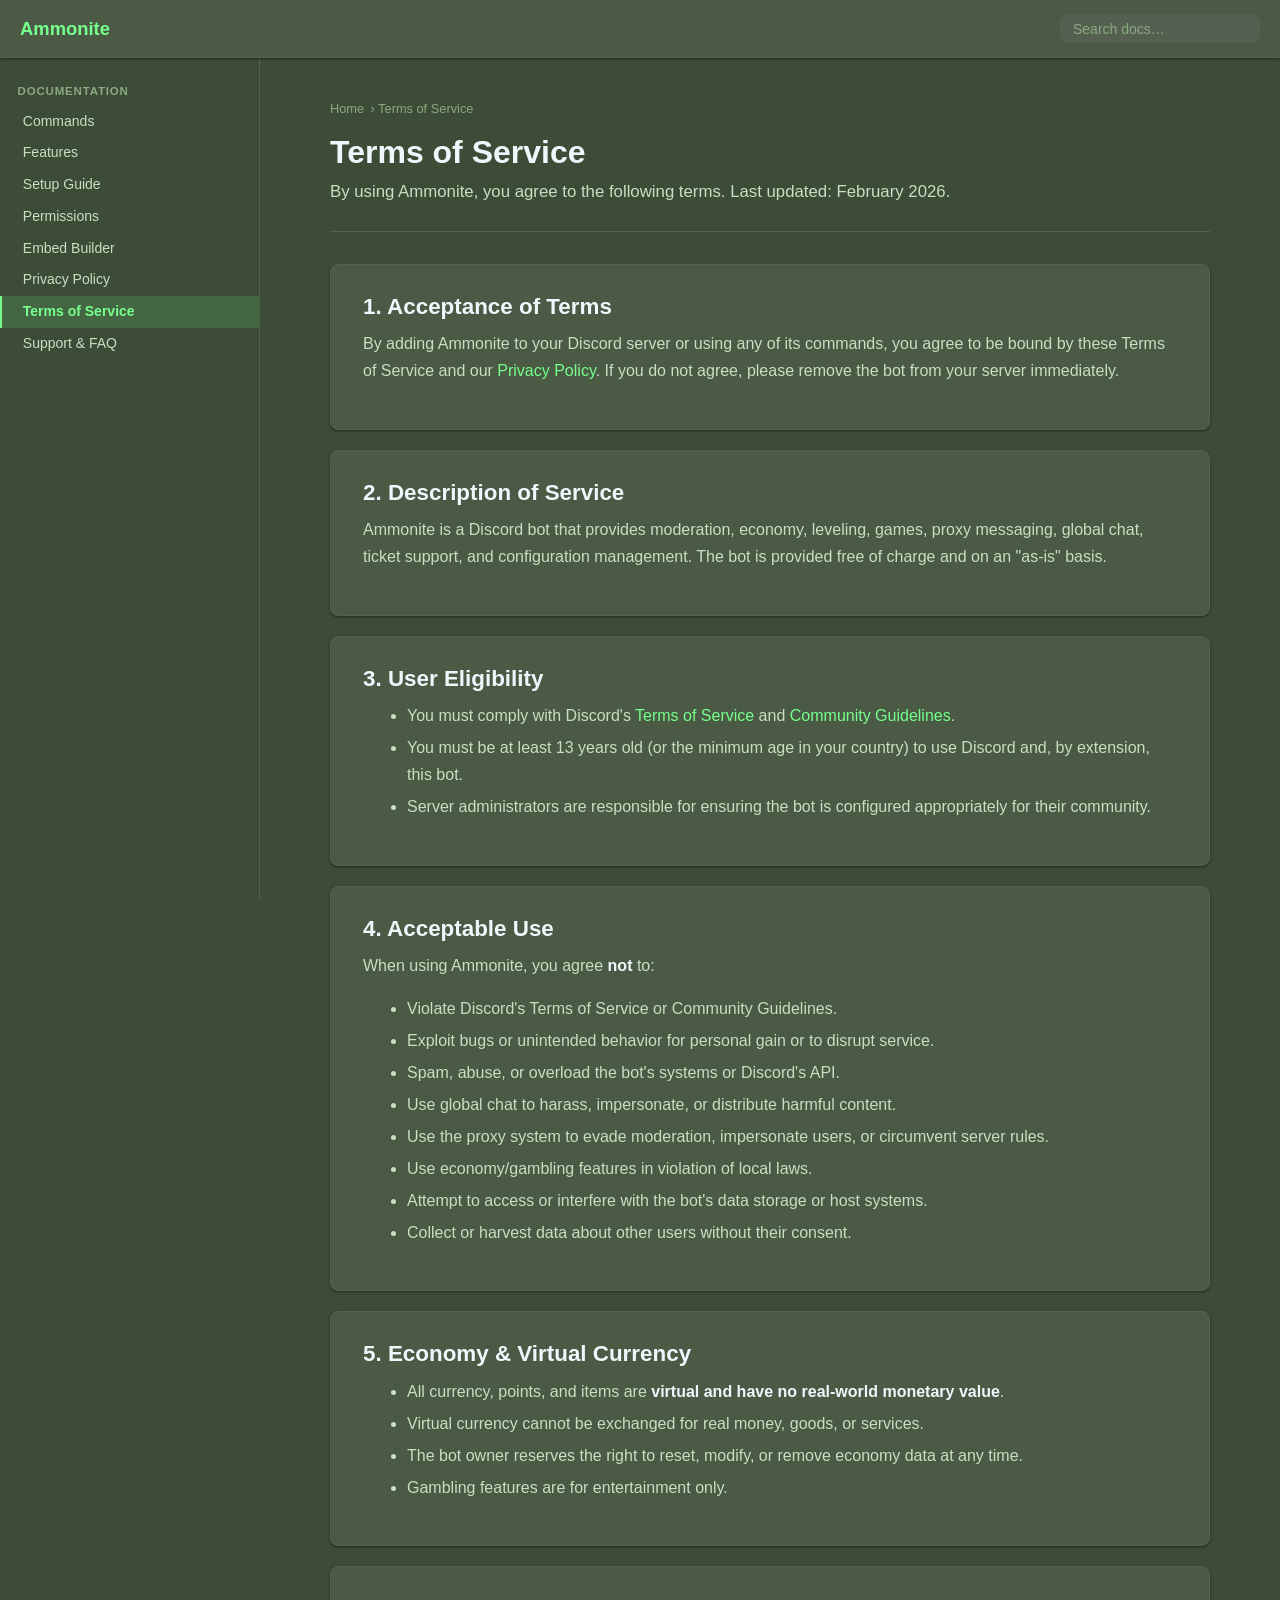
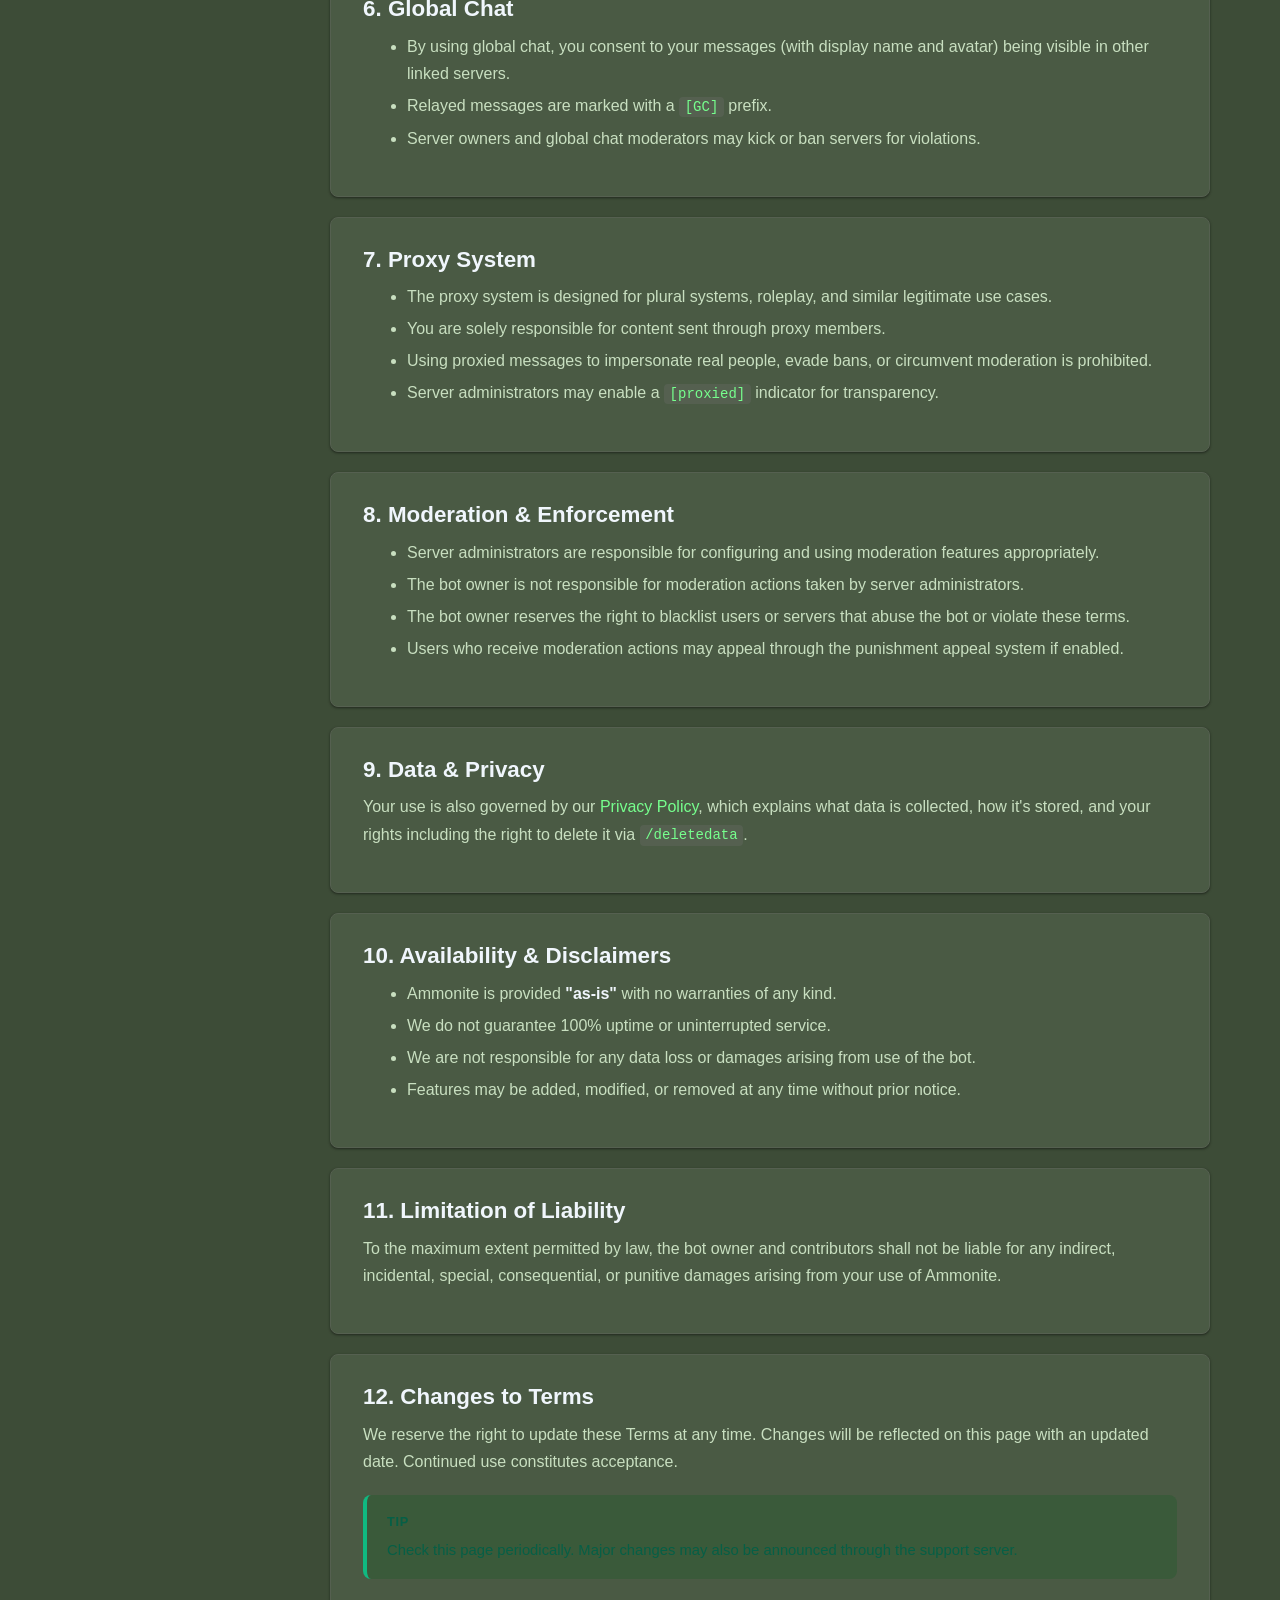
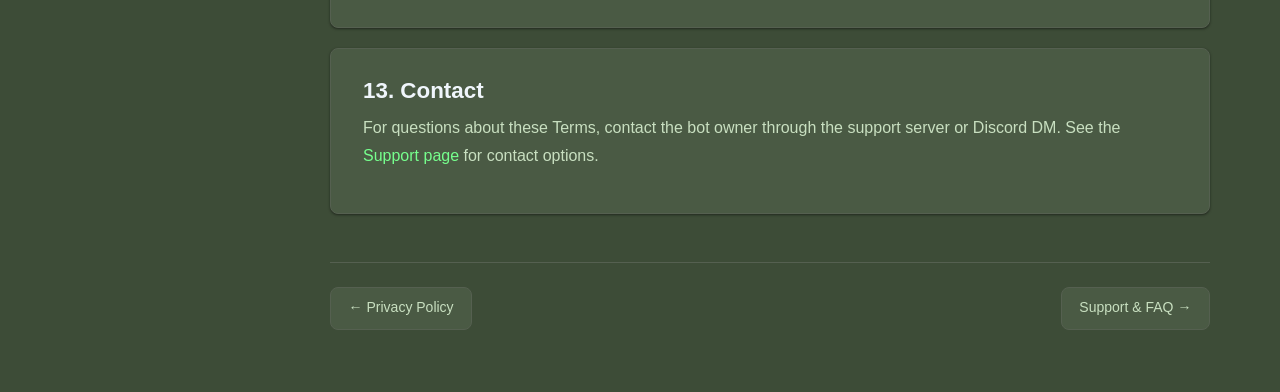
<file: site/terms.html>
﻿<!DOCTYPE html>
<html lang="en">
<head>
  <meta charset="UTF-8"><meta name="viewport" content="width=device-width, initial-scale=1.0">
  <title>Terms of Service — Ammonite</title>
  <link rel="stylesheet" href="common.css">
</head>
<body>
<header class="site-header"><button class="sidebar-toggle">&#9776;</button><a class="site-logo" href="/">Ammonite</a></header>
<div class="site-body"><aside class="sidebar"></aside><div class="sidebar-backdrop"></div>
<main class="content"><div class="content-inner">
  <div class="breadcrumb"><a href="/">Home</a> &#8250; Terms of Service</div>
  <div class="page-header"><h1>Terms of Service</h1><p>By using Ammonite, you agree to the following terms. Last updated: February 2026.</p></div>
  <div class="doc-section"><h2>1. Acceptance of Terms</h2><p>By adding Ammonite to your Discord server or using any of its commands, you agree to be bound by these Terms of Service and our <a href="privacy">Privacy Policy</a>. If you do not agree, please remove the bot from your server immediately.</p></div>
  <div class="doc-section"><h2>2. Description of Service</h2><p>Ammonite is a Discord bot that provides moderation, economy, leveling, games, proxy messaging, global chat, ticket support, and configuration management. The bot is provided free of charge and on an "as-is" basis.</p></div>
  <div class="doc-section"><h2>3. User Eligibility</h2><ul>
    <li>You must comply with Discord's <a href="https://discord.com/terms" target="_blank" rel="noopener">Terms of Service</a> and <a href="https://discord.com/guidelines" target="_blank" rel="noopener">Community Guidelines</a>.</li>
    <li>You must be at least 13 years old (or the minimum age in your country) to use Discord and, by extension, this bot.</li>
    <li>Server administrators are responsible for ensuring the bot is configured appropriately for their community.</li>
  </ul></div>
  <div class="doc-section"><h2>4. Acceptable Use</h2><p>When using Ammonite, you agree <strong>not</strong> to:</p><ul>
    <li>Violate Discord's Terms of Service or Community Guidelines.</li>
    <li>Exploit bugs or unintended behavior for personal gain or to disrupt service.</li>
    <li>Spam, abuse, or overload the bot's systems or Discord's API.</li>
    <li>Use global chat to harass, impersonate, or distribute harmful content.</li>
    <li>Use the proxy system to evade moderation, impersonate users, or circumvent server rules.</li>
    <li>Use economy/gambling features in violation of local laws.</li>
    <li>Attempt to access or interfere with the bot's data storage or host systems.</li>
    <li>Collect or harvest data about other users without their consent.</li>
  </ul></div>
  <div class="doc-section"><h2>5. Economy &amp; Virtual Currency</h2><ul>
    <li>All currency, points, and items are <strong>virtual and have no real-world monetary value</strong>.</li>
    <li>Virtual currency cannot be exchanged for real money, goods, or services.</li>
    <li>The bot owner reserves the right to reset, modify, or remove economy data at any time.</li>
    <li>Gambling features are for entertainment only.</li>
  </ul></div>
  <div class="doc-section"><h2>6. Global Chat</h2><ul>
    <li>By using global chat, you consent to your messages (with display name and avatar) being visible in other linked servers.</li>
    <li>Relayed messages are marked with a <code>[GC]</code> prefix.</li>
    <li>Server owners and global chat moderators may kick or ban servers for violations.</li>
  </ul></div>
  <div class="doc-section"><h2>7. Proxy System</h2><ul>
    <li>The proxy system is designed for plural systems, roleplay, and similar legitimate use cases.</li>
    <li>You are solely responsible for content sent through proxy members.</li>
    <li>Using proxied messages to impersonate real people, evade bans, or circumvent moderation is prohibited.</li>
    <li>Server administrators may enable a <code>[proxied]</code> indicator for transparency.</li>
  </ul></div>
  <div class="doc-section"><h2>8. Moderation &amp; Enforcement</h2><ul>
    <li>Server administrators are responsible for configuring and using moderation features appropriately.</li>
    <li>The bot owner is not responsible for moderation actions taken by server administrators.</li>
    <li>The bot owner reserves the right to blacklist users or servers that abuse the bot or violate these terms.</li>
    <li>Users who receive moderation actions may appeal through the punishment appeal system if enabled.</li>
  </ul></div>
  <div class="doc-section"><h2>9. Data &amp; Privacy</h2><p>Your use is also governed by our <a href="privacy">Privacy Policy</a>, which explains what data is collected, how it's stored, and your rights including the right to delete it via <code>/deletedata</code>.</p></div>
  <div class="doc-section"><h2>10. Availability &amp; Disclaimers</h2><ul>
    <li>Ammonite is provided <strong>"as-is"</strong> with no warranties of any kind.</li>
    <li>We do not guarantee 100% uptime or uninterrupted service.</li>
    <li>We are not responsible for any data loss or damages arising from use of the bot.</li>
    <li>Features may be added, modified, or removed at any time without prior notice.</li>
  </ul></div>
  <div class="doc-section"><h2>11. Limitation of Liability</h2><p>To the maximum extent permitted by law, the bot owner and contributors shall not be liable for any indirect, incidental, special, consequential, or punitive damages arising from your use of Ammonite.</p></div>
  <div class="doc-section"><h2>12. Changes to Terms</h2><p>We reserve the right to update these Terms at any time. Changes will be reflected on this page with an updated date. Continued use constitutes acceptance.</p>
    <div class="callout callout-tip"><strong>Tip</strong>Check this page periodically. Major changes may also be announced through the support server.</div>
  </div>
  <div class="doc-section"><h2>13. Contact</h2><p>For questions about these Terms, contact the bot owner through the support server or Discord DM. See the <a href="support">Support page</a> for contact options.</p></div>
  <div class="page-nav"></div>
</div></main></div>
<script src="site.js"></script><script>AmDoc.init("terms");</script>
</body></html>
</file>
<file: site/common.css>
﻿/* ============================================================
   Ammonite Documentation — common.css
   ============================================================ */

:root {
  --brand-primary: #76ff8d;
  --brand-dark: #56d87a;
  --brand-light: rgba(118, 255, 141, .15);
  --bg-page: #3d4c37;
  --bg-surface: #4a5a44;
  --bg-sidebar: #38473200;
  --bg-inline: #556050;
  --bg-tip: #3a5a3a;
  --bg-note: #3a4a5a;
  --bg-warn: #5a4a2a;
  --bg-danger: #5a3a3a;
  --text-primary: #f0f6fc;
  --text-secondary: #c8dfc0;
  --text-muted: #8aaa80;
  --text-inline: #76ff8d;
  --text-link: #76ff8d;
  --border: #556050;
  --sidebar-w: 260px;
  --header-h: 58px;
  --content-max: 880px;
  --radius: 8px;
  --radius-sm: 4px;
  --shadow: 0 1px 3px rgba(0, 0, 0, .3), 0 1px 2px rgba(0, 0, 0, .2);
  --shadow-md: 0 4px 6px rgba(0, 0, 0, .25), 0 2px 4px rgba(0, 0, 0, .2);
  color-scheme: dark;
}

*,
*::before,
*::after {
  box-sizing: border-box;
  margin: 0;
  padding: 0;
}

html {
  font-size: 16px;
  scroll-behavior: smooth;
  scroll-padding-top: calc(var(--header-h) + 16px);
}

body {
  font-family: -apple-system, BlinkMacSystemFont, "Segoe UI", "Noto Sans", Helvetica, Arial, sans-serif;
  font-size: 1rem;
  line-height: 1.7;
  color: var(--text-primary);
  background: var(--bg-page);
}

@keyframes fadeIn {
  from {
    opacity: 0;
    transform: translateY(8px);
  }

  to {
    opacity: 1;
    transform: translateY(0);
  }
}

.site-header {
  position: fixed;
  top: 0;
  left: 0;
  right: 0;
  height: var(--header-h);
  background: var(--bg-surface);
  border-bottom: 1px solid var(--border);
  display: flex;
  align-items: center;
  padding: 0 1.25rem;
  gap: 1rem;
  z-index: 100;
  box-shadow: var(--shadow);
}

.site-logo {
  display: flex;
  align-items: center;
  gap: 0.5rem;
  text-decoration: none;
  font-weight: 700;
  font-size: 1.15rem;
  color: var(--brand-primary);
  white-space: nowrap;
}

.site-logo:hover {
  color: var(--brand-dark);
  text-decoration: none;
}

.site-header-spacer {
  flex: 1;
}

.sidebar-toggle {
  display: none;
  background: none;
  border: 1px solid var(--border);
  border-radius: var(--radius-sm);
  padding: 0.3rem 0.55rem;
  cursor: pointer;
  color: var(--text-primary);
  font-size: 1.1rem;
  line-height: 1;
}

.site-body {
  display: flex;
  margin-top: var(--header-h);
  min-height: calc(100vh - var(--header-h));
}

.sidebar {
  width: var(--sidebar-w);
  min-width: var(--sidebar-w);
  background: var(--bg-sidebar);
  border-right: 1px solid var(--border);
  height: calc(100vh - var(--header-h));
  position: sticky;
  top: var(--header-h);
  overflow-y: auto;
  padding: 1rem 0;
  scrollbar-width: thin;
  scrollbar-color: var(--border) transparent;
}

.sidebar-group-title {
  padding: 0.5rem 1.1rem 0.25rem;
  font-size: 0.72rem;
  font-weight: 700;
  text-transform: uppercase;
  letter-spacing: .07em;
  color: var(--text-muted);
}

.sidebar a {
  display: block;
  padding: 0.38rem 1.1rem 0.38rem 1.3rem;
  font-size: 0.875rem;
  color: var(--text-secondary);
  text-decoration: none;
  border-left: 2px solid transparent;
  transition: color .12s, background .12s, border-color .12s;
  line-height: 1.4;
}

.sidebar a:hover {
  color: var(--text-primary);
  background: var(--bg-inline);
  text-decoration: none;
}

.sidebar a.active {
  color: var(--brand-primary);
  border-left-color: var(--brand-primary);
  background: var(--brand-light);
  font-weight: 600;
}

.content {
  flex: 1;
  min-width: 0;
  padding: 2.5rem 2.5rem 4rem;
}

.content-inner {
  max-width: var(--content-max);
  margin: 0 auto;
}

h1,
h2,
h3,
h4 {
  line-height: 1.25;
  font-weight: 700;
  color: var(--text-primary);
}

h1 {
  font-size: 2rem;
  margin-bottom: 0.6rem;
}

h2 {
  font-size: 1.4rem;
  margin-top: 2rem;
  margin-bottom: 0.6rem;
  padding-bottom: 0.3rem;
  border-bottom: 1px solid var(--border);
}

h3 {
  font-size: 1.1rem;
  margin-top: 1.4rem;
  margin-bottom: 0.4rem;
}

h4 {
  font-size: 1rem;
  margin-top: 1rem;
  margin-bottom: 0.3rem;
}

p {
  margin-bottom: 1rem;
  color: var(--text-secondary);
}

p strong {
  color: var(--text-primary);
}

ul,
ol {
  margin: 0 0 1rem 1.5rem;
  color: var(--text-secondary);
}

li {
  margin-bottom: 0.3rem;
}

li strong {
  color: var(--text-primary);
}

a {
  color: var(--text-link);
  text-decoration: none;
}

a:hover {
  text-decoration: underline;
}

hr {
  border: none;
  border-top: 1px solid var(--border);
  margin: 2rem 0;
}

.page-header {
  margin-bottom: 2rem;
  padding-bottom: 1.5rem;
  border-bottom: 1px solid var(--border);
}

.page-header h1 {
  margin-bottom: 0.4rem;
}

.page-header p {
  font-size: 1.05rem;
  color: var(--text-secondary);
  margin: 0;
}

.breadcrumb {
  font-size: 0.8rem;
  color: var(--text-muted);
  margin-bottom: 0.75rem;
  display: flex;
  gap: 0.4rem;
  align-items: center;
  flex-wrap: wrap;
}

.breadcrumb a {
  color: var(--text-muted);
}

.breadcrumb a:hover {
  color: var(--text-link);
  text-decoration: none;
}

code {
  font-family: ui-monospace, SFMono-Regular, "SF Mono", Menlo, Consolas, monospace;
  font-size: 0.875em;
  background: var(--bg-inline);
  color: var(--text-inline);
  padding: 0.15em 0.4em;
  border-radius: var(--radius-sm);
}

.highlight {
  background: var(--bg-inline);
  padding: 0.9rem 1.1rem;
  border-radius: 0 var(--radius) var(--radius) 0;
  border-left: 4px solid var(--brand-primary);
  margin: 1rem 0;
  font-size: 0.925rem;
  color: var(--text-secondary);
}

.highlight strong {
  color: var(--text-primary);
  display: block;
  margin-bottom: 0.25rem;
}

.highlight ul,
.highlight ol {
  margin-bottom: 0;
}

.callout {
  border-radius: var(--radius);
  padding: 1rem 1.25rem;
  margin: 1.25rem 0;
  border-left: 4px solid;
  font-size: 0.925rem;
}

.callout p {
  margin: 0;
  color: inherit;
}

.callout p+p {
  margin-top: 0.5rem;
}

.callout strong {
  display: block;
  margin-bottom: 0.3rem;
  font-size: 0.8rem;
  letter-spacing: .05em;
  text-transform: uppercase;
}

.callout-tip {
  background: var(--bg-tip);
  border-color: #10b981;
  color: #065f46;
}

.callout-note {
  background: var(--bg-note);
  border-color: #3b82f6;
  color: #1e40af;
}

.callout-warn {
  background: var(--bg-warn);
  border-color: #f59e0b;
  color: #78350f;
}

.callout-danger {
  background: var(--bg-danger);
  border-color: #ef4444;
  color: #7f1d1d;
}

@media (prefers-color-scheme: dark) {
  .callout-tip {
    color: #6ee7b7;
  }

  .callout-note {
    color: #93c5fd;
  }

  .callout-warn {
    color: #fcd34d;
  }

  .callout-danger {
    color: #fca5a5;
  }
}

.doc-section {
  background: var(--bg-surface);
  border: 1px solid var(--border);
  border-radius: var(--radius);
  padding: 1.75rem 2rem;
  margin-bottom: 1.25rem;
  box-shadow: var(--shadow);
  animation: fadeIn .35s ease;
}

.doc-section h2 {
  margin-top: 0;
  border-bottom: none;
  padding-bottom: 0;
}

.doc-section h3 {
  color: var(--text-primary);
}

.doc-section p,
.doc-section li {
  color: var(--text-secondary);
}

.doc-section ul,
.doc-section ol {
  padding-left: 1.25rem;
}

.table-wrap {
  overflow-x: auto;
  margin: 1.25rem 0;
  border-radius: var(--radius);
  box-shadow: var(--shadow);
}

table {
  width: 100%;
  border-collapse: collapse;
  font-size: 0.9rem;
  background: var(--bg-surface);
}

thead tr {
  background: var(--bg-sidebar);
}

th {
  text-align: left;
  padding: 0.65rem 1rem;
  font-size: 0.8rem;
  font-weight: 600;
  letter-spacing: .04em;
  text-transform: uppercase;
  color: var(--text-secondary);
  border-bottom: 2px solid var(--border);
}

td {
  padding: 0.6rem 1rem;
  border-bottom: 1px solid var(--border);
  color: var(--text-secondary);
  vertical-align: top;
}

tbody tr:last-child td {
  border-bottom: none;
}

tbody tr:hover td {
  background: var(--bg-inline);
}

.page-nav {
  display: flex;
  justify-content: space-between;
  align-items: center;
  margin-top: 3rem;
  padding-top: 1.5rem;
  border-top: 1px solid var(--border);
  gap: 1rem;
}

.btn-nav {
  display: inline-flex;
  align-items: center;
  gap: 0.4rem;
  padding: 0.55rem 1.1rem;
  border-radius: var(--radius);
  font-size: 0.875rem;
  font-weight: 500;
  text-decoration: none;
  color: var(--text-secondary);
  background: var(--bg-surface);
  border: 1px solid var(--border);
  transition: color .15s, border-color .15s, background .15s;
}

.btn-nav:hover {
  color: var(--text-primary);
  border-color: var(--brand-primary);
  background: var(--brand-light);
  text-decoration: none;
}

.btn-nav.next {
  margin-left: auto;
}

.hero {
  text-align: center;
  padding: 5rem 2rem 3rem;
  animation: fadeIn .5s ease;
}

.hero h1 {
  font-size: 3rem;
  margin-bottom: 0.8rem;
}

.hero p {
  font-size: 1.2rem;
  color: var(--text-secondary);
  max-width: 600px;
  margin: 0 auto 1.5rem;
}

.hero-icon {
  font-size: 3.5rem;
  display: block;
  margin-bottom: 0.75rem;
}

.hero-badge {
  display: inline-block;
  background: var(--bg-inline);
  color: var(--text-muted);
  padding: 0.3rem 0.9rem;
  border-radius: 99px;
  font-size: 0.82rem;
  margin-bottom: 1.5rem;
  border: 1px solid var(--border);
}

.btn-invite {
  display: inline-block;
  background: var(--bg-surface);
  color: #fff !important;
  padding: 0.7rem 1.8rem;
  border-radius: var(--radius);
  font-size: 1rem;
  font-weight: 600;
  text-decoration: none !important;
  transition: background .15s, transform .15s;
}

.btn-invite:hover {
  /* background: var(--brand-dark); */
  outline: 1px solid var(--brand-primary);
  transform: translateY(-2px);
}

.section-cards {
  display: grid;
  grid-template-columns: repeat(auto-fit, minmax(260px, 1fr));
  gap: 1.25rem;
  max-width: 1000px;
  margin: 0 auto;
  padding: 0 1.5rem 4rem;
}

.section-card {
  background: var(--bg-surface);
  border: 1px solid var(--border);
  border-radius: var(--radius);
  padding: 1.75rem;
  text-decoration: none;
  color: inherit;
  transition: transform .15s, box-shadow .15s, border-color .15s;
  box-shadow: var(--shadow);
  display: block;
  animation: fadeIn .35s ease;
}

.section-card:hover {
  transform: translateY(-3px);
  box-shadow: var(--shadow-md);
  border-color: var(--brand-primary);
  text-decoration: none;
  color: inherit;
}

.card-icon {
  font-size: 2.2rem;
  margin-bottom: 0.75rem;
  display: block;
}

.card-title {
  font-size: 1.15rem;
  font-weight: 700;
  margin-bottom: 0.4rem;
  color: var(--text-primary);
}

.card-desc {
  font-size: 0.875rem;
  color: var(--text-secondary);
  margin: 0;
  line-height: 1.55;
}

.feature-strip {
  border-top: 1px solid var(--border);
  padding: 3rem 2rem;
  text-align: center;
}

.feature-strip-inner {
  display: flex;
  justify-content: center;
  flex-wrap: wrap;
  gap: 3rem;
  max-width: 820px;
  margin: 0 auto;
}

.feature-strip-item {
  flex: 1;
  min-width: 150px;
}

.feature-strip-item .fi-icon {
  font-size: 2rem;
  margin-bottom: 0.4rem;
}

.feature-strip-item strong {
  display: block;
  margin-bottom: 0.2rem;
  color: var(--text-primary);
  font-size: 0.95rem;
}

.feature-strip-item span {
  font-size: 0.85rem;
  color: var(--text-muted);
}

.site-footer {
  border-top: 1px solid var(--border);
  padding: 1.5rem;
  text-align: center;
  font-size: 0.82rem;
  color: var(--text-muted);
}

.site-footer a {
  color: var(--text-muted);
}

.site-footer a:hover {
  color: var(--text-link);
  text-decoration: none;
}

@media (max-width: 900px) {
  .sidebar {
    position: fixed;
    left: -280px;
    top: var(--header-h);
    height: calc(100vh - var(--header-h));
    z-index: 90;
    transition: left .25s cubic-bezier(.4, 0, .2, 1);
  }

  .sidebar.open {
    left: 0;
    box-shadow: 4px 0 24px rgba(0, 0, 0, .18);
  }

  .sidebar-toggle {
    display: flex;
    align-items: center;
    justify-content: center;
  }

  .content {
    padding: 1.5rem 1.25rem 3rem;
  }

  .sidebar-backdrop {
    display: none;
    position: fixed;
    inset: 0;
    background: rgba(0, 0, 0, .3);
    z-index: 80;
  }

  .sidebar-backdrop.open {
    display: block;
  }
}

@media (max-width: 600px) {
  h1 {
    font-size: 1.65rem;
  }

  h2 {
    font-size: 1.25rem;
  }

  .hero h1 {
    font-size: 2.2rem;
  }

  .section-cards {
    grid-template-columns: 1fr;
    padding: 0 1rem 3rem;
  }

  .page-nav {
    flex-direction: column;
  }

  .btn-nav.next {
    margin-left: 0;
    align-self: flex-end;
  }
}

/* Search */
.site-search {
  position: relative;
  margin-left: auto;
}

.site-search-input {
  background: var(--bg-inline);
  border: 1px solid var(--border);
  border-radius: var(--radius);
  color: var(--text-primary);
  font-size: 0.875rem;
  padding: 0.35rem 0.75rem;
  width: 200px;
  outline: none;
  transition: border-color .15s, width .2s;
  font-family: inherit;
}

.site-search-input::placeholder {
  color: var(--text-muted);
}

.site-search-input:focus {
  border-color: var(--brand-primary);
  width: 260px;
}

.site-search-dropdown {
  position: absolute;
  top: calc(100% + 6px);
  right: 0;
  width: 320px;
  background: var(--bg-surface);
  border: 1px solid var(--border);
  border-radius: var(--radius);
  box-shadow: var(--shadow-md);
  z-index: 200;
  overflow: hidden;
  display: none;
  animation: fadeIn .15s ease;
}

.site-search-dropdown.open {
  display: block;
}

.search-result {
  display: flex;
  flex-direction: column;
  padding: 0.6rem 1rem;
  text-decoration: none;
  color: var(--text-primary);
  border-bottom: 1px solid var(--border);
  font-size: 0.875rem;
  transition: background .1s;
  cursor: pointer;
}

.search-result:last-child {
  border-bottom: none;
}

.search-result:hover,
.search-result.focused {
  background: var(--bg-inline);
  text-decoration: none;
  color: var(--text-primary);
}

.search-result-title {
  font-weight: 600;
  color: var(--brand-primary);
}

.search-result-section {
  font-size: 0.75rem;
  color: var(--text-muted);
  margin-top: 0.1rem;
}

.search-result-snippet {
  font-size: 0.78rem;
  color: var(--text-muted);
  margin-top: 0.2rem;
  line-height: 1.4;
  white-space: nowrap;
  overflow: hidden;
  text-overflow: ellipsis;
}

.search-empty {
  padding: 0.75rem 1rem;
  font-size: 0.875rem;
  color: var(--text-muted);
  text-align: center;
}

@media (max-width: 600px) {
  .site-search-input {
    width: 130px;
  }

  .site-search-input:focus {
    width: 160px;
  }

  .site-search-dropdown {
    width: 260px;
  }
}
</file>
